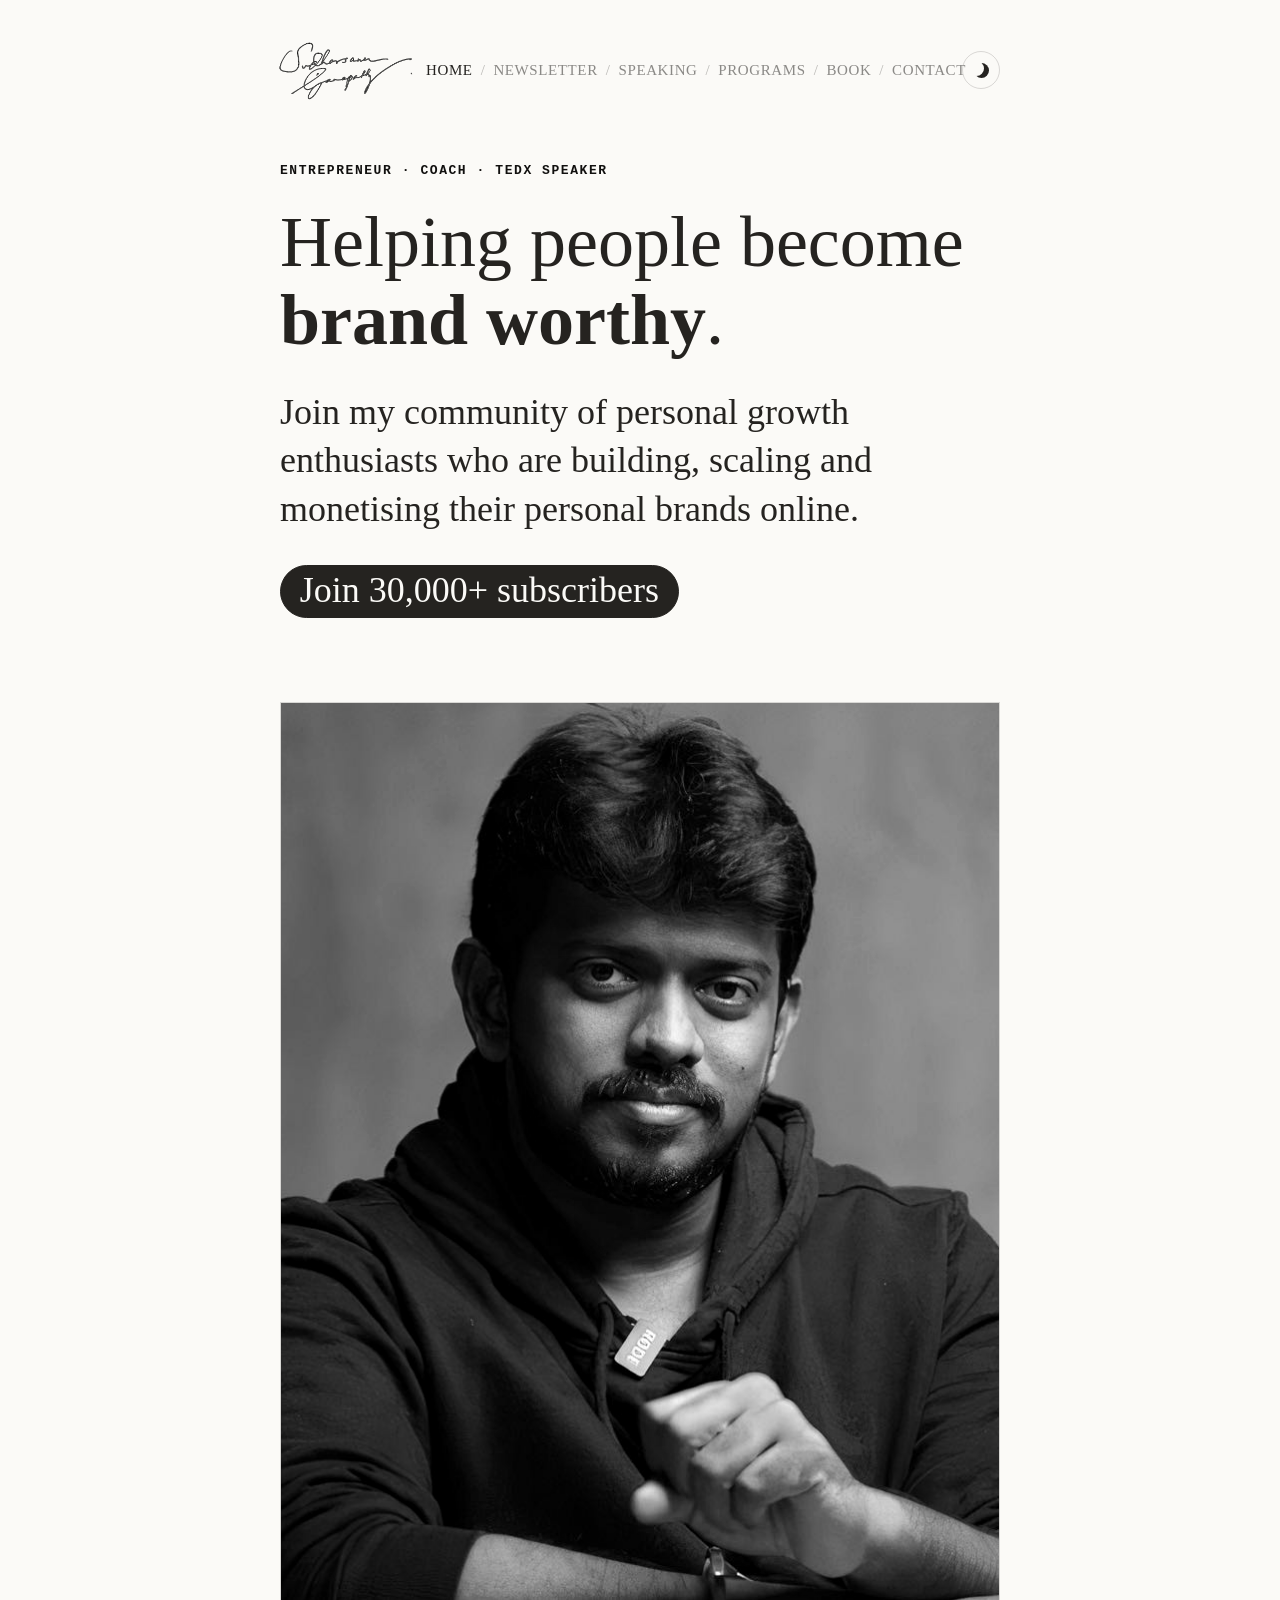
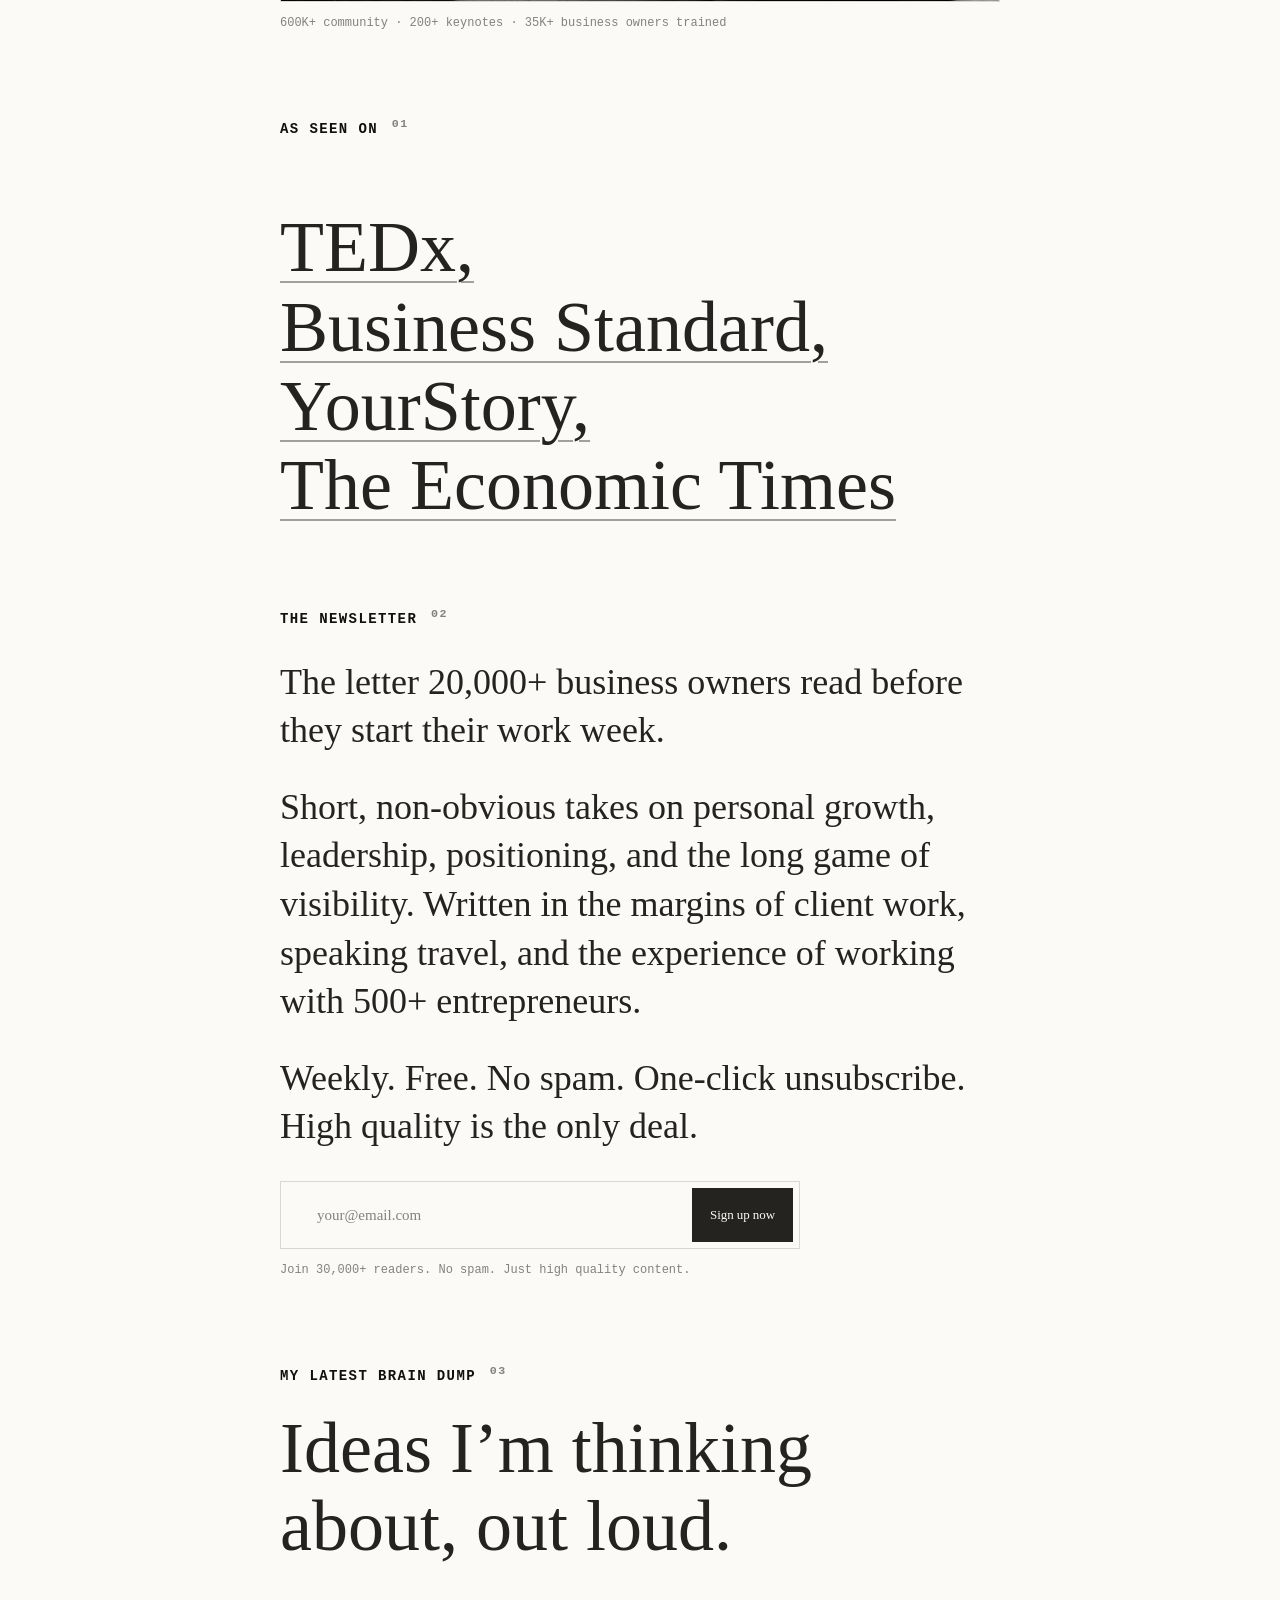
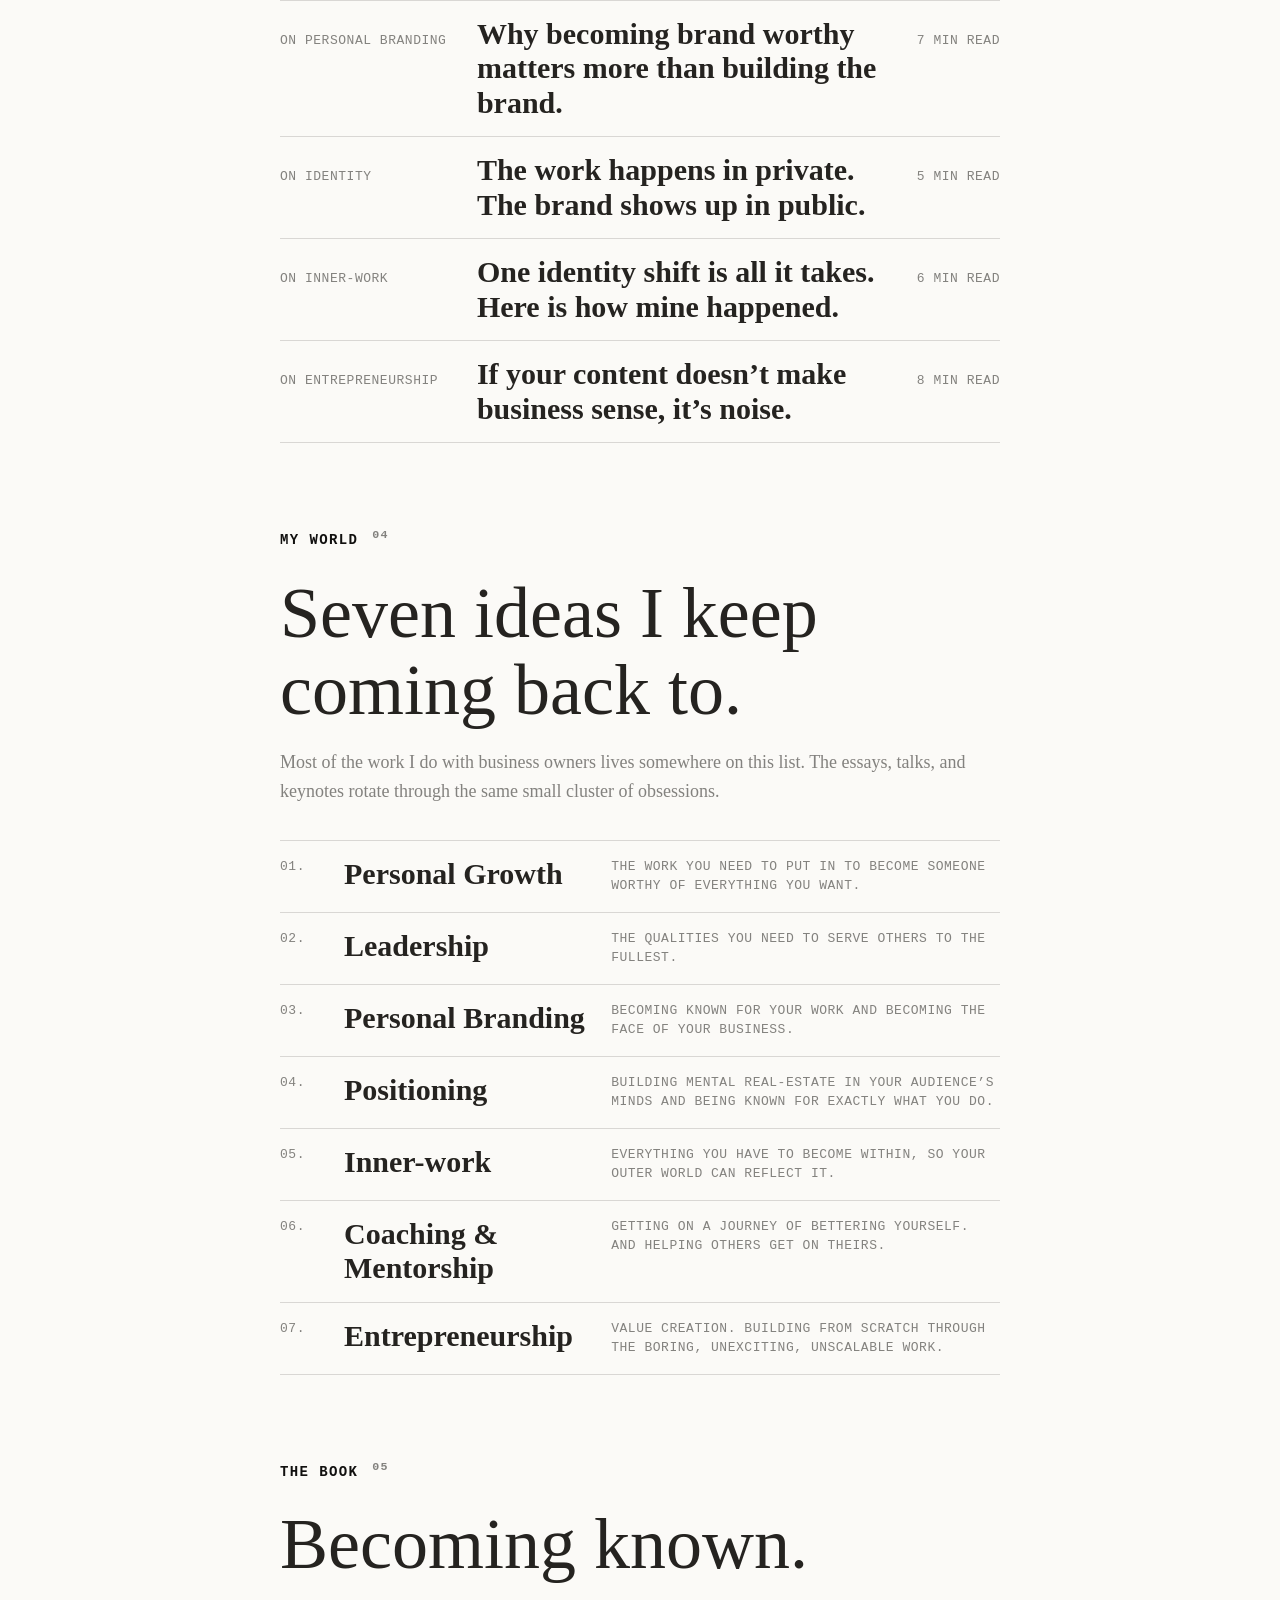
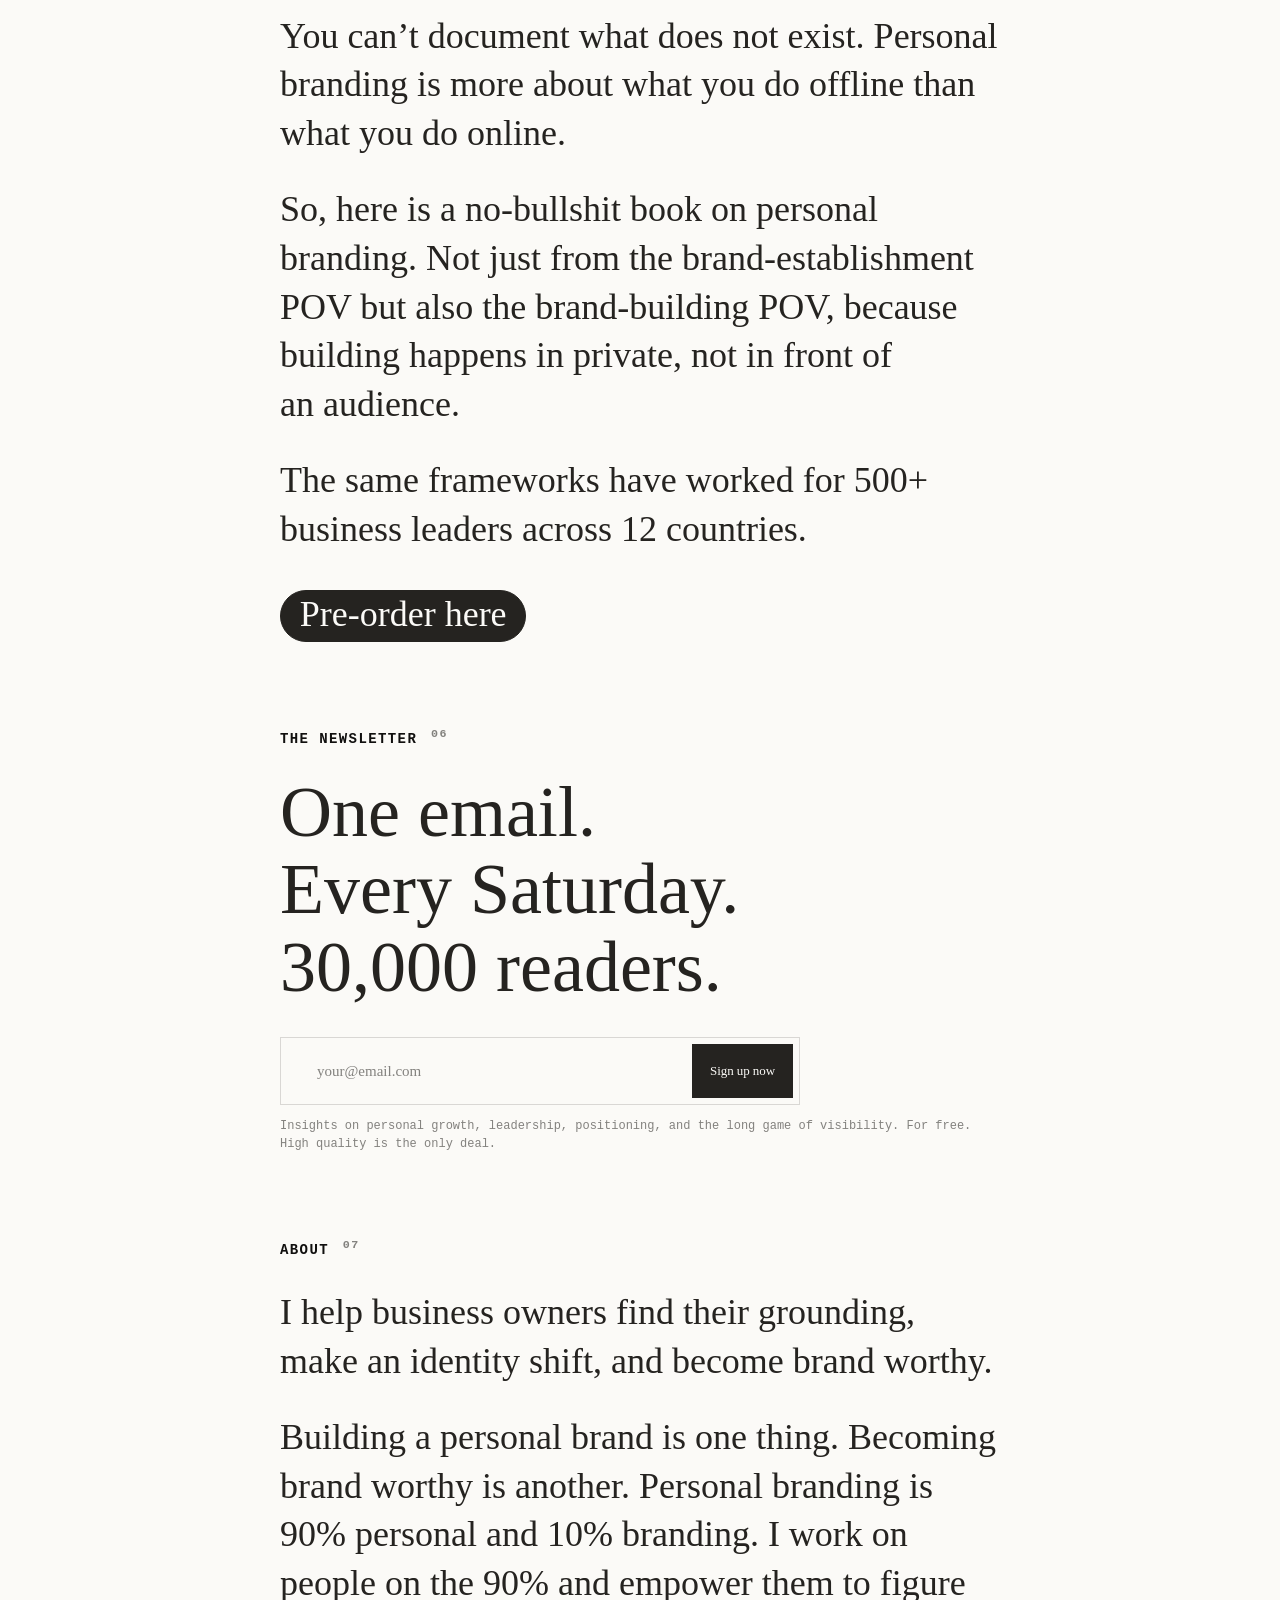
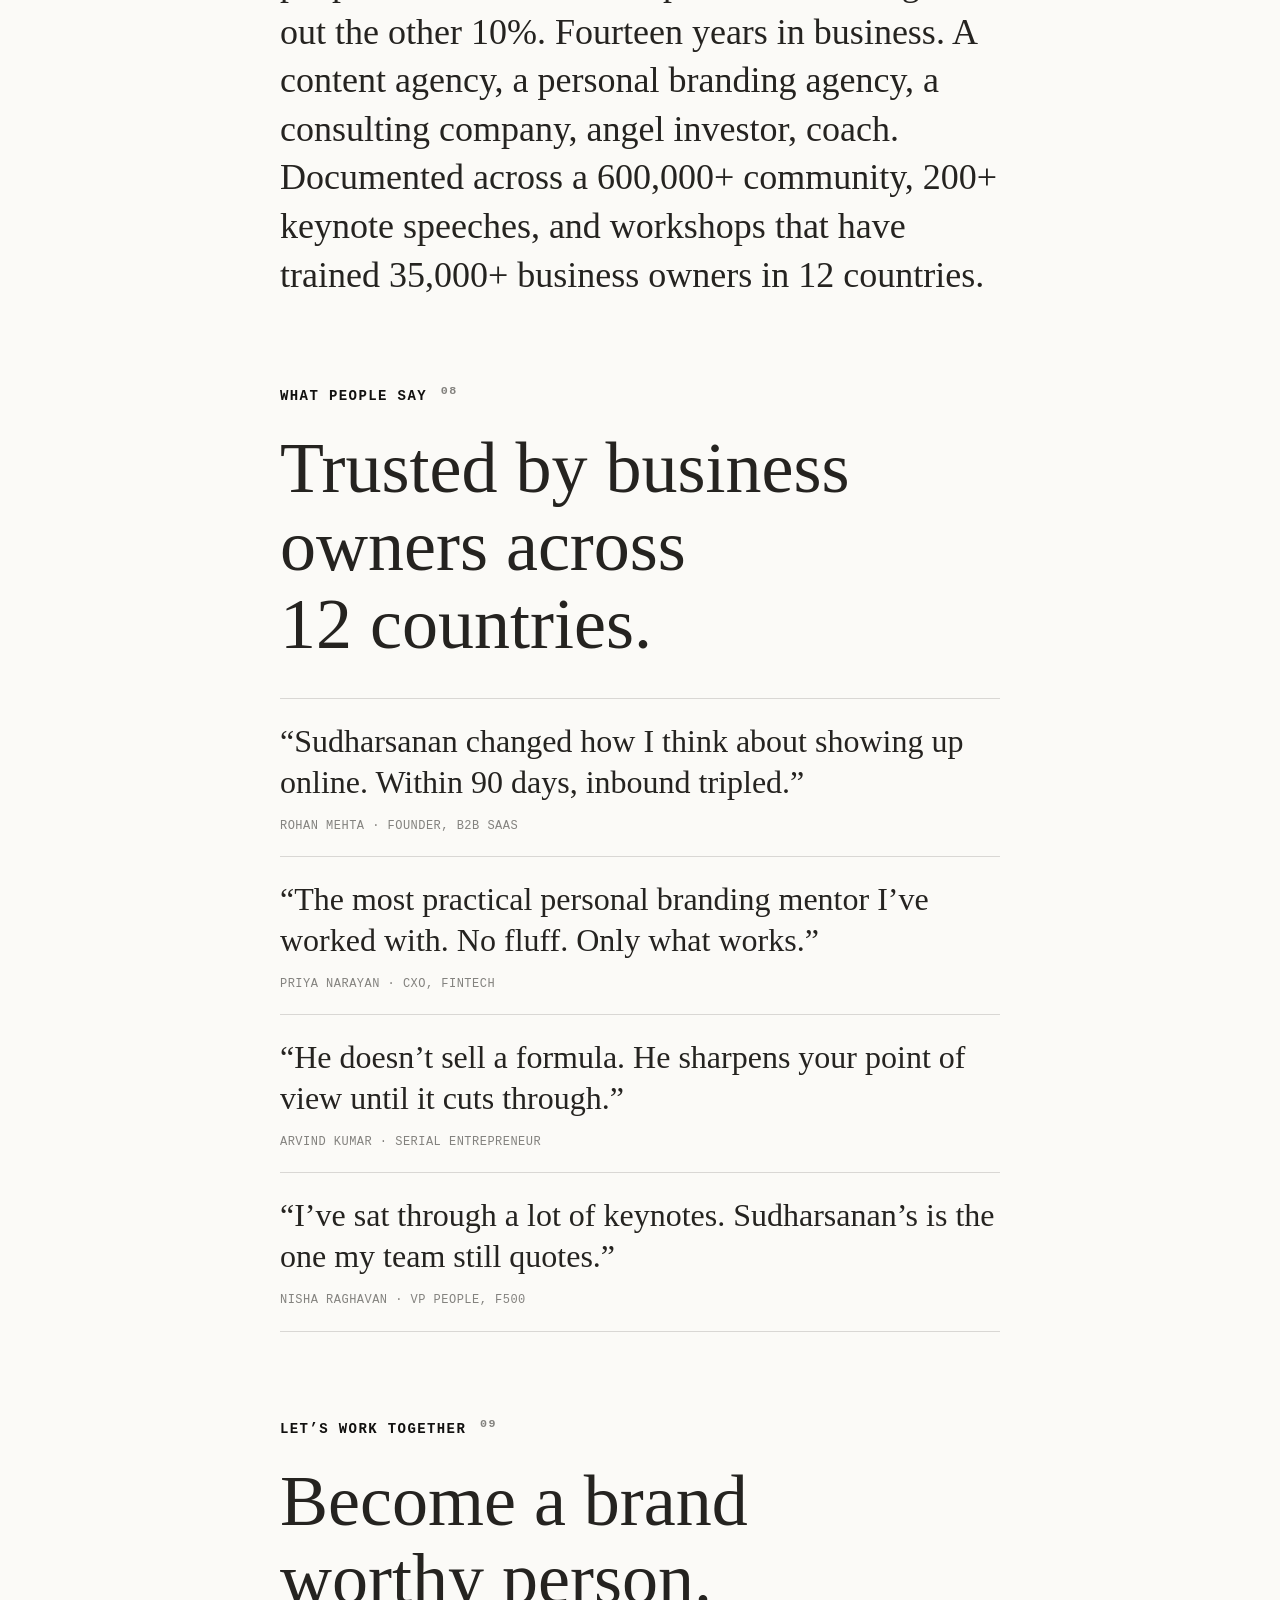
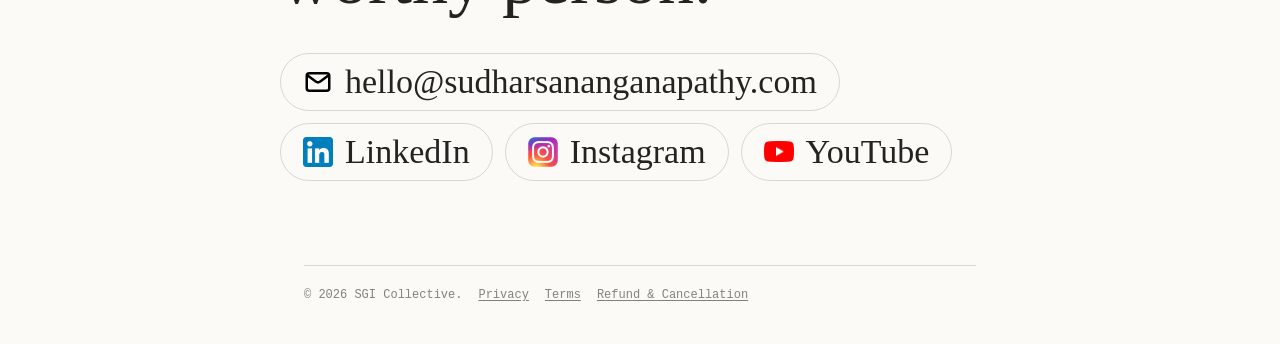
<file: index.html>
<!doctype html>
<html lang="en">
  <head>
    <meta charset="utf-8" />
    <meta name="viewport" content="width=device-width, initial-scale=1" />
    <title>Sudharsanan Ganapathy | Helping people become brand worthy</title>
    <meta
      name="description"
      content="Entrepreneur, coach, and TEDx speaker. Join 30,000+ subscribers and a 600,000+ community building, scaling and monetising their personal brands online."
    />
    <link rel="preconnect" href="https://fonts.googleapis.com" />
    <link rel="preconnect" href="https://fonts.gstatic.com" crossorigin />
    <link rel="preconnect" href="https://mattrothenberg.com" />
    <link
      href="https://fonts.googleapis.com/css2?family=Reddit+Mono:wght@400;500&family=Reddit+Sans:wght@300;400;500;600;700;800&display=swap"
      rel="stylesheet"
    />
    <link rel="stylesheet" href="styles.css" />
  </head>
  <body class="home-editorial" data-theme="light">
    <header class="ed-nav" aria-label="Primary navigation">
      <a href="index.html" class="ed-logo">
        <span class="logo__text">
          <span class="logo__dot" aria-hidden="true"></span>
          <span>Hi! I&rsquo;m SG <span class="logo__wave" aria-hidden="true">👋🏽</span></span>
        </span>
        <img src="images/signature-white.png" class="ed-logo__sig ed-logo__sig--dark" alt="Sudharsanan Ganapathy" />
        <img src="images/signature-black.png" class="ed-logo__sig ed-logo__sig--light" alt="" aria-hidden="true" />
      </a>

      <nav class="ed-links" id="ed-site-menu" aria-label="Site">
        <a href="index.html" aria-current="page">Home</a>
        <span>/</span>
        <a href="newsletter.html">Newsletter</a>
        <span>/</span>
        <a href="speaking.html">Speaking</a>
        <span>/</span>
        <a href="programs.html">Programs</a>
        <span>/</span>
        <a href="book.html">Book</a>
        <span>/</span>
        <a href="contact.html">Contact</a>
      </nav>

      <button class="theme-toggle" type="button" aria-label="Switch to dark mode" aria-pressed="true">
        <span class="theme-toggle__sun" aria-hidden="true"></span>
        <span class="theme-toggle__moon" aria-hidden="true"></span>
      </button>

      <button class="ed-menu-toggle" type="button" aria-label="Open menu" aria-controls="ed-site-menu" aria-expanded="false">
        <span aria-hidden="true"></span>
        <span aria-hidden="true"></span>
      </button>
    </header>

    <main class="ed-page">
      <section class="ed-hero" aria-labelledby="hero-title">
        <p class="ed-kicker">Entrepreneur · Coach · TEDx speaker</p>
        <h1 id="hero-title">
          Helping people become <strong>brand worthy</strong>.
        </h1>
        <p>
          Join my community of personal growth enthusiasts who are building,
          scaling and monetising their personal brands online.
        </p>
        <div class="ed-actions">
          <a href="programs.html" class="ed-pill">Join 30,000+ subscribers</a>
        </div>
      </section>

      <section class="ed-photo-block" aria-label="Portrait">
        <figure class="ed-photo">
          <img
            src="images/portrait-studio.jpg"
            alt="Sudharsanan Ganapathy"
            loading="eager"
          />
          <figcaption>600K+ community · 200+ keynotes · 35K+ business owners trained</figcaption>
        </figure>
      </section>

      <section class="ed-section" aria-labelledby="press-title">
        <h2 id="press-title" class="ed-section-title">As seen on <sup>01</sup></h2>
        <p class="ed-large-line">
          <span>TEDx,</span>
          <span>Business Standard,</span>
          <span>YourStory,</span>
          <span>The Economic Times</span>
        </p>
      </section>

      <section class="ed-section" aria-labelledby="newsletter-title">
        <h2 id="newsletter-title" class="ed-section-title">The newsletter <sup>02</sup></h2>
        <div class="ed-copy-stack">
          <p>
            The letter 20,000+ business owners read before they start their
            work week.
          </p>
          <p>
            Short, non-obvious takes on personal growth, leadership,
            positioning, and the long game of visibility. Written in the
            margins of client work, speaking travel, and the experience of
            working with 500+ entrepreneurs.
          </p>
          <p>
            Weekly. Free. No spam. One-click unsubscribe. High quality is the
            only deal.
          </p>
        </div>
        <form class="ed-form nl-form">
          <input type="email" placeholder="your@email.com" aria-label="Email" required />
          <button type="submit">Sign up now</button>
        </form>
        <p class="ed-small">Join 30,000+ readers. No spam. Just high quality content.</p>
      </section>

      <section class="ed-section" aria-labelledby="brain-title">
        <h2 id="brain-title" class="ed-section-title">My latest brain dump <sup>03</sup></h2>
        <p class="ed-section-lede">Ideas I&rsquo;m thinking about, out loud.</p>
        <div class="ed-index-list">
          <a href="newsletter.html" class="ed-index-row">
            <span>On Personal Branding</span>
            <strong>Why becoming brand worthy matters more than building the brand.</strong>
            <em>7 min read</em>
          </a>
          <a href="newsletter.html" class="ed-index-row">
            <span>On Identity</span>
            <strong>The work happens in private. The brand shows up in public.</strong>
            <em>5 min read</em>
          </a>
          <a href="newsletter.html" class="ed-index-row">
            <span>On Inner-work</span>
            <strong>One identity shift is all it takes. Here is how mine happened.</strong>
            <em>6 min read</em>
          </a>
          <a href="newsletter.html" class="ed-index-row">
            <span>On Entrepreneurship</span>
            <strong>If your content doesn&rsquo;t make business sense, it&rsquo;s noise.</strong>
            <em>8 min read</em>
          </a>
        </div>
      </section>

      <section class="ed-section" aria-labelledby="world-title">
        <h2 id="world-title" class="ed-section-title">My world <sup>04</sup></h2>
        <p class="ed-section-lede">Seven ideas I keep coming back to.</p>
        <p class="ed-muted-copy">
          Most of the work I do with business owners lives somewhere on this
          list. The essays, talks, and keynotes rotate through the same small
          cluster of obsessions.
        </p>
        <div class="ed-topic-list">
          <a href="newsletter.html"><span>01.</span><strong>Personal Growth</strong><em>The work you need to put in to become someone worthy of everything you want.</em></a>
          <a href="newsletter.html"><span>02.</span><strong>Leadership</strong><em>The qualities you need to serve others to the fullest.</em></a>
          <a href="newsletter.html"><span>03.</span><strong>Personal Branding</strong><em>Becoming known for your work and becoming the face of your business.</em></a>
          <a href="newsletter.html"><span>04.</span><strong>Positioning</strong><em>Building mental real-estate in your audience&rsquo;s minds and being known for exactly what you do.</em></a>
          <a href="newsletter.html"><span>05.</span><strong>Inner-work</strong><em>Everything you have to become within, so your outer world can reflect it.</em></a>
          <a href="newsletter.html"><span>06.</span><strong>Coaching &amp; Mentorship</strong><em>Getting on a journey of bettering yourself. And helping others get on theirs.</em></a>
          <a href="newsletter.html"><span>07.</span><strong>Entrepreneurship</strong><em>Value creation. Building from scratch through the boring, unexciting, unscalable work.</em></a>
        </div>
      </section>

      <section class="ed-section" aria-labelledby="book-title">
        <h2 id="book-title" class="ed-section-title">The book <sup>05</sup></h2>
        <p class="ed-section-lede">Becoming known.</p>
        <div class="ed-copy-stack">
          <p>
            You can&rsquo;t document what does not exist. Personal branding
            is more about what you do offline than what you do online.
          </p>
          <p>
            So, here is a no-bullshit book on personal branding. Not
            just from the brand-establishment POV but also the brand-building
            POV, because building happens in private, not in front of an
            audience.
          </p>
          <p>
            The same frameworks have worked for 500+ business leaders across
            12 countries.
          </p>
        </div>
        <a href="newsletter.html" class="ed-pill">Pre-order here</a>
      </section>

      <section class="ed-section" aria-labelledby="saturday-title">
        <h2 id="saturday-title" class="ed-section-title">The newsletter <sup>06</sup></h2>
        <p class="ed-section-lede">One email. Every Saturday. 30,000 readers.</p>
        <form class="ed-form nl-form">
          <input type="email" placeholder="your@email.com" aria-label="Email" required />
          <button type="submit">Sign up now</button>
        </form>
        <p class="ed-small">
          Insights on personal growth, leadership, positioning, and the
          long game of visibility. For free. High quality is the only deal.
        </p>
      </section>

      <section class="ed-section" aria-labelledby="about-title">
        <h2 id="about-title" class="ed-section-title">About <sup>07</sup></h2>
        <div class="ed-copy-stack">
          <p>
            I help business owners find their grounding, make an identity
            shift, and become brand worthy.
          </p>
          <p>
            Building a personal brand is one thing. Becoming brand worthy is
            another. Personal branding is 90% personal and 10% branding. I work
            on people on the 90% and empower them to figure out the other 10%.
            Fourteen years in business. A content agency, a personal branding agency, a consulting company, angel investor, coach. Documented across a 600,000+ community, 200+ keynote speeches, and workshops that have trained 35,000+ business owners in 12 countries.
          </p>
        </div>
      </section>

      <section class="ed-section" aria-labelledby="say-title">
        <h2 id="say-title" class="ed-section-title">What people say <sup>08</sup></h2>
        <p class="ed-section-lede">Trusted by business owners across 12 countries.</p>
        <div class="ed-quote-list">
          <blockquote>
            &ldquo;Sudharsanan changed how I think about showing up online. Within 90 days, inbound tripled.&rdquo;
            <cite>Rohan Mehta · Founder, B2B SaaS</cite>
          </blockquote>
          <blockquote>
            &ldquo;The most practical personal branding mentor I&rsquo;ve worked with. No fluff. Only what works.&rdquo;
            <cite>Priya Narayan · CXO, Fintech</cite>
          </blockquote>
          <blockquote>
            &ldquo;He doesn&rsquo;t sell a formula. He sharpens your point of view until it cuts through.&rdquo;
            <cite>Arvind Kumar · Serial Entrepreneur</cite>
          </blockquote>
          <blockquote>
            &ldquo;I&rsquo;ve sat through a lot of keynotes. Sudharsanan&rsquo;s is the one my team still quotes.&rdquo;
            <cite>Nisha Raghavan · VP People, F500</cite>
          </blockquote>
        </div>
      </section>

      <section class="ed-section" aria-labelledby="work-title">
        <h2 id="work-title" class="ed-section-title">Let&rsquo;s work together <sup>09</sup></h2>
        <p class="ed-section-lede">Become a brand worthy person.</p>
        <div class="ed-socials">
          <a class="ed-social-pill" href="mailto:hello@sudharsananganapathy.com">
            <img class="ed-social-pill__icon ed-social-pill__icon--mono" src="images/social/email.svg" alt="" aria-hidden="true" />
            <span>hello@sudharsananganapathy.com</span>
          </a>
          <a class="ed-social-pill" href="https://www.linkedin.com/in/sudharsananganapathy/" target="_blank" rel="noreferrer">
            <img class="ed-social-pill__icon" src="images/social/linkedin.png" alt="" aria-hidden="true" />
            <span>LinkedIn</span>
          </a>
          <a class="ed-social-pill" href="https://www.instagram.com/sudharsananganapathy/" target="_blank" rel="noreferrer">
            <img class="ed-social-pill__icon" src="images/social/instagram.png" alt="" aria-hidden="true" />
            <span>Instagram</span>
          </a>
          <a class="ed-social-pill" href="https://www.youtube.com/@sudharsananganapathy" target="_blank" rel="noreferrer">
            <img class="ed-social-pill__icon" src="images/social/youtube.png" alt="" aria-hidden="true" />
            <span>YouTube</span>
          </a>
        </div>
      </section>

      <footer class="ed-footer">
        <div class="ed-legal">
          <span>&copy; <span id="y"></span> SGI Collective.</span>
          <a href="privacy.html">Privacy</a>
          <a href="terms.html">Terms</a>
          <a href="refund.html">Refund &amp; Cancellation</a>
        </div>
      </footer>
    </main>

    <script>
      document.getElementById("y").textContent = new Date().getFullYear();
    </script>
    <script src="script.js"></script>
  </body>
</html>
</file>
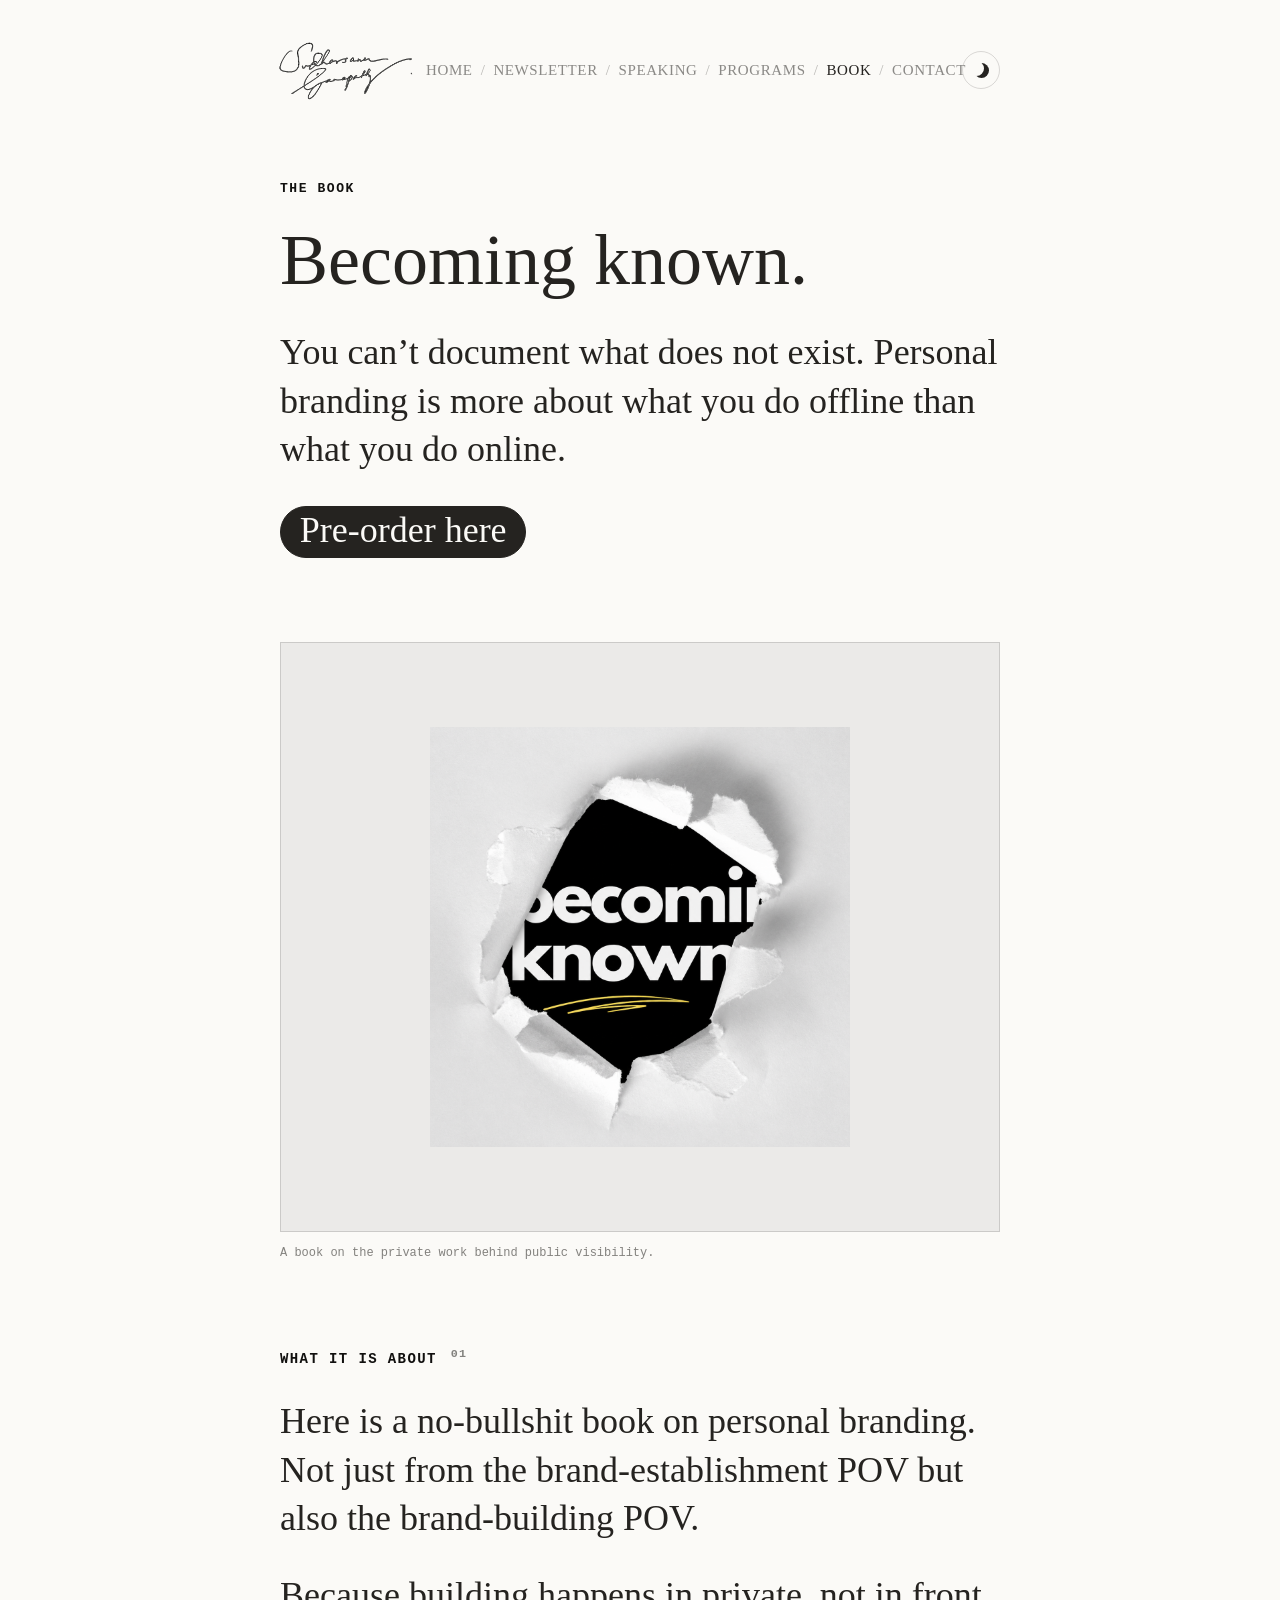
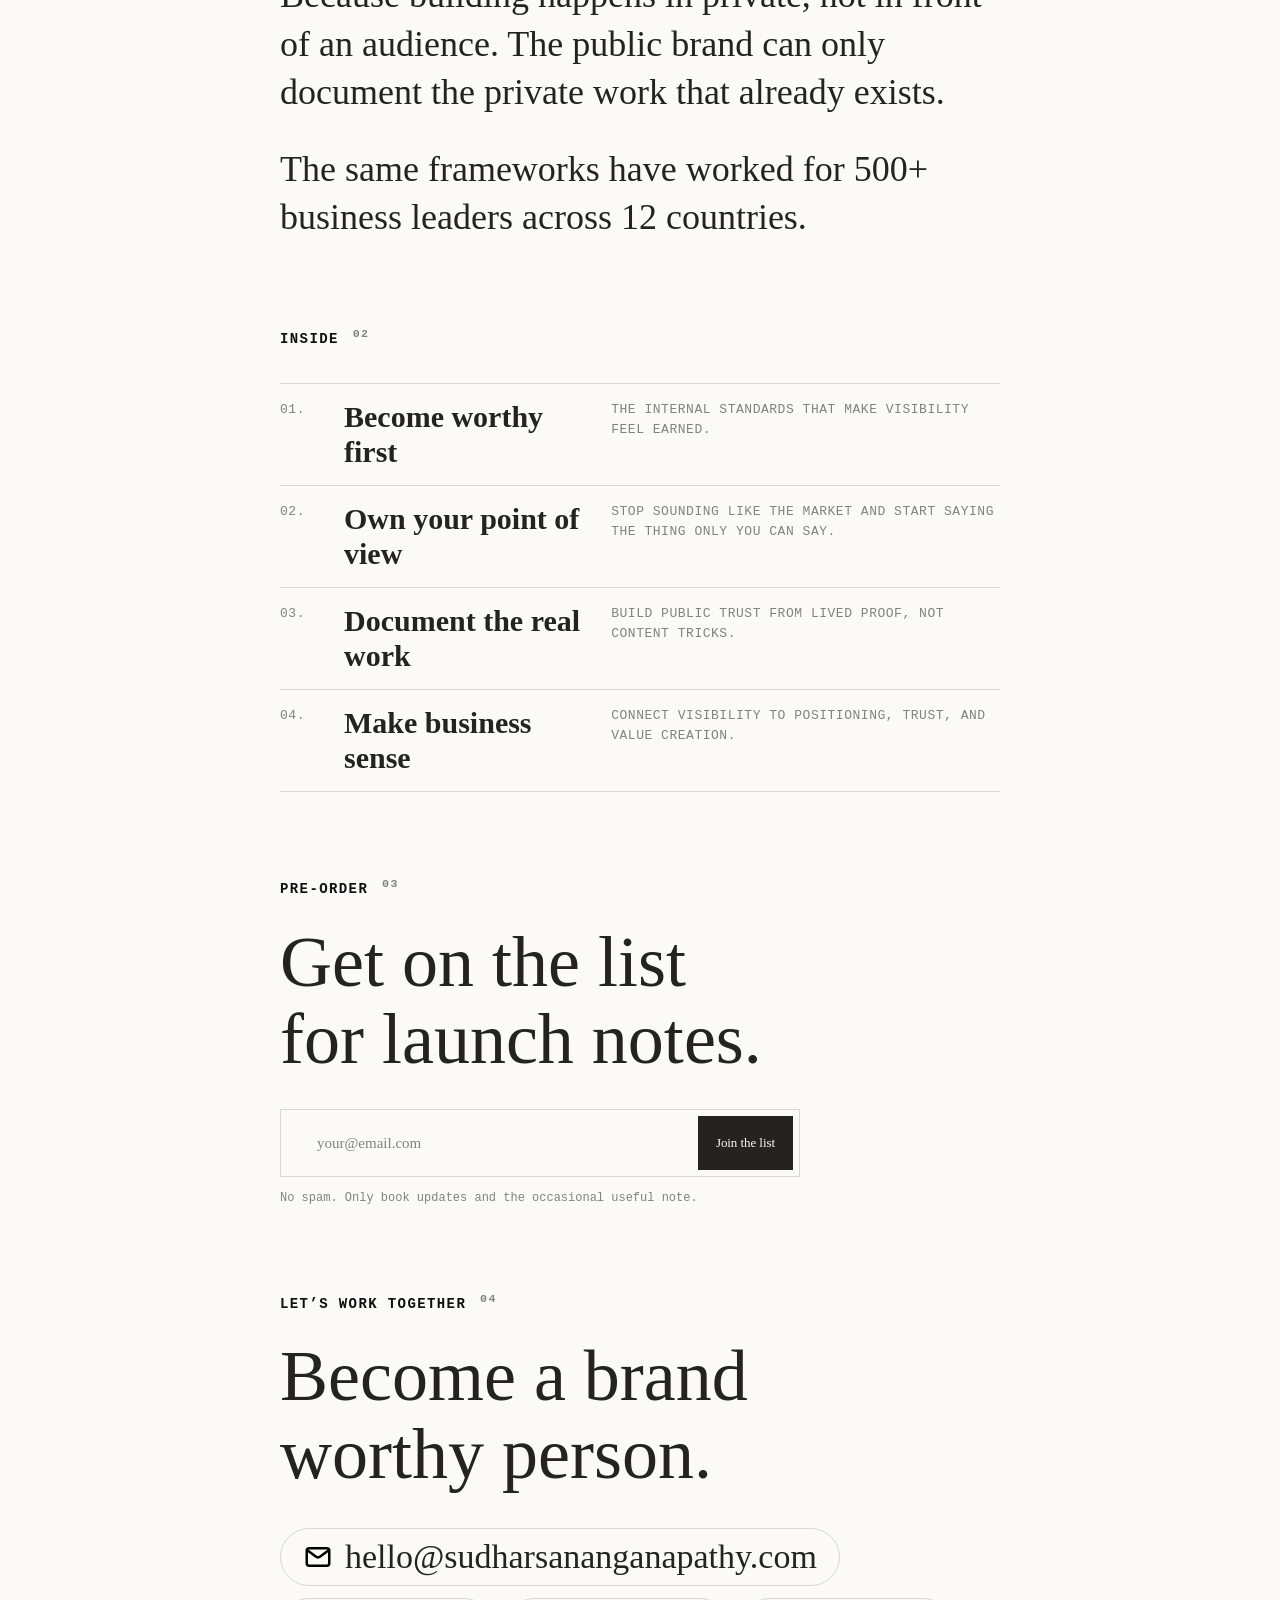
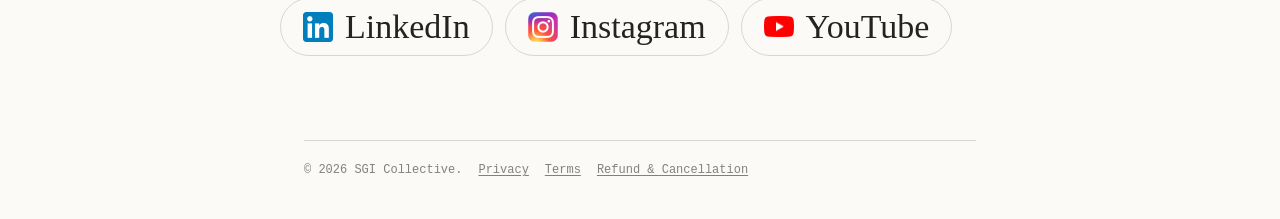
<file: book.html>
<!doctype html>
<html lang="en">
  <head>
    <meta charset="utf-8" />
    <meta name="viewport" content="width=device-width, initial-scale=1" />
    <title>The Book | Sudharsanan Ganapathy</title>
    <meta name="description" content="Becoming Known, a no-bullshit book on personal branding by Sudharsanan Ganapathy." />
    <link rel="preconnect" href="https://fonts.googleapis.com" />
    <link rel="preconnect" href="https://fonts.gstatic.com" crossorigin />
    <link rel="preconnect" href="https://mattrothenberg.com" />
    <link href="https://fonts.googleapis.com/css2?family=Reddit+Mono:wght@400;500&family=Reddit+Sans:wght@300;400;500;600;700;800&display=swap" rel="stylesheet" />
    <link rel="stylesheet" href="styles.css" />
  </head>
  <body class="home-editorial" data-theme="light">
    <header class="ed-nav" aria-label="Primary navigation">
      <a href="index.html" class="ed-logo">
        <span class="logo__text">
          <span class="logo__dot" aria-hidden="true"></span>
          <span>Hi! I&rsquo;m SG <span class="logo__wave" aria-hidden="true">👋🏽</span></span>
        </span>
        <img src="images/signature-white.png" class="ed-logo__sig ed-logo__sig--dark" alt="Sudharsanan Ganapathy" />
        <img src="images/signature-black.png" class="ed-logo__sig ed-logo__sig--light" alt="" aria-hidden="true" />
      </a>

      <nav class="ed-links" id="ed-site-menu" aria-label="Site">
        <a href="index.html">Home</a>
        <span>/</span>
        <a href="newsletter.html">Newsletter</a>
        <span>/</span>
        <a href="speaking.html">Speaking</a>
        <span>/</span>
        <a href="programs.html">Programs</a>
        <span>/</span>
        <a href="book.html" aria-current="page">Book</a>
        <span>/</span>
        <a href="contact.html">Contact</a>
      </nav>

      <button class="theme-toggle" type="button" aria-label="Switch to dark mode" aria-pressed="true">
        <span class="theme-toggle__sun" aria-hidden="true"></span>
        <span class="theme-toggle__moon" aria-hidden="true"></span>
      </button>

      <button class="ed-menu-toggle" type="button" aria-label="Open menu" aria-controls="ed-site-menu" aria-expanded="false">
        <span aria-hidden="true"></span>
        <span aria-hidden="true"></span>
      </button>
    </header>

    <main class="ed-page">
      <section class="ed-hero ed-hero--page" aria-labelledby="page-title">
        <p class="ed-kicker">The book</p>
        <h1 id="page-title">Becoming known.</h1>
        <p>You can&rsquo;t document what does not exist. Personal branding is more about what you do offline than what you do online.</p>
        <div class="ed-actions"><a href="#preorder" class="ed-pill">Pre-order here</a></div>
      </section>

      <section class="ed-photo-block" aria-label="Book cover">
        <figure class="ed-photo ed-photo--book">
          <div class="ed-photo__box">
            <img src="images/book-cover.png" alt="Becoming Known book cover by Sudharsanan Ganapathy" loading="eager" />
          </div>
          <figcaption>A book on the private work behind public visibility.</figcaption>
        </figure>
      </section>

      <section class="ed-section" aria-labelledby="about-book-title">
        <h2 id="about-book-title" class="ed-section-title">What it is about <sup>01</sup></h2>
        <div class="ed-copy-stack">
          <p>Here is a no-bullshit book on personal branding. Not just from the brand-establishment POV but also the brand-building POV.</p>
          <p>Because building happens in private, not in front of an audience. The public brand can only document the private work that already exists.</p>
          <p>The same frameworks have worked for 500+ business leaders across 12 countries.</p>
        </div>
      </section>

      <section class="ed-section" aria-labelledby="chapters-title">
        <h2 id="chapters-title" class="ed-section-title">Inside <sup>02</sup></h2>
        <div class="ed-topic-list">
          <a href="#preorder"><span>01.</span><strong>Become worthy first</strong><em>The internal standards that make visibility feel earned.</em></a>
          <a href="#preorder"><span>02.</span><strong>Own your point of view</strong><em>Stop sounding like the market and start saying the thing only you can say.</em></a>
          <a href="#preorder"><span>03.</span><strong>Document the real work</strong><em>Build public trust from lived proof, not content tricks.</em></a>
          <a href="#preorder"><span>04.</span><strong>Make business sense</strong><em>Connect visibility to positioning, trust, and value creation.</em></a>
        </div>
      </section>

      <section class="ed-section" id="preorder" aria-labelledby="preorder-title">
        <h2 id="preorder-title" class="ed-section-title">Pre-order <sup>03</sup></h2>
        <p class="ed-section-lede">Get on the list for launch notes.</p>
        <form class="ed-form nl-form">
          <input type="email" placeholder="your@email.com" aria-label="Email" required />
          <button type="submit">Join the list</button>
        </form>
        <p class="ed-small">No spam. Only book updates and the occasional useful note.</p>
      </section>

      <section class="ed-section" aria-labelledby="work-title">
        <h2 id="work-title" class="ed-section-title">Let&rsquo;s work together <sup>04</sup></h2>
        <p class="ed-section-lede">Become a brand worthy person.</p>
        <div class="ed-socials">
          <a class="ed-social-pill" href="mailto:hello@sudharsananganapathy.com">
            <img class="ed-social-pill__icon ed-social-pill__icon--mono" src="images/social/email.svg" alt="" aria-hidden="true" />
            <span>hello@sudharsananganapathy.com</span>
          </a>
          <a class="ed-social-pill" href="https://www.linkedin.com/in/sudharsananganapathy/" target="_blank" rel="noreferrer">
            <img class="ed-social-pill__icon" src="images/social/linkedin.png" alt="" aria-hidden="true" />
            <span>LinkedIn</span>
          </a>
          <a class="ed-social-pill" href="https://www.instagram.com/sudharsananganapathy/" target="_blank" rel="noreferrer">
            <img class="ed-social-pill__icon" src="images/social/instagram.png" alt="" aria-hidden="true" />
            <span>Instagram</span>
          </a>
          <a class="ed-social-pill" href="https://www.youtube.com/@sudharsananganapathy" target="_blank" rel="noreferrer">
            <img class="ed-social-pill__icon" src="images/social/youtube.png" alt="" aria-hidden="true" />
            <span>YouTube</span>
          </a>
        </div>
      </section>

      <footer class="ed-footer">
        <div class="ed-legal">
          <span>&copy; <span id="y"></span> SGI Collective.</span>
          <a href="privacy.html">Privacy</a>
          <a href="terms.html">Terms</a>
          <a href="refund.html">Refund &amp; Cancellation</a>
        </div>
      </footer>
    </main>

    <script>document.getElementById("y").textContent = new Date().getFullYear();</script>
    <script src="script.js"></script>
  </body>
</html>
</file>
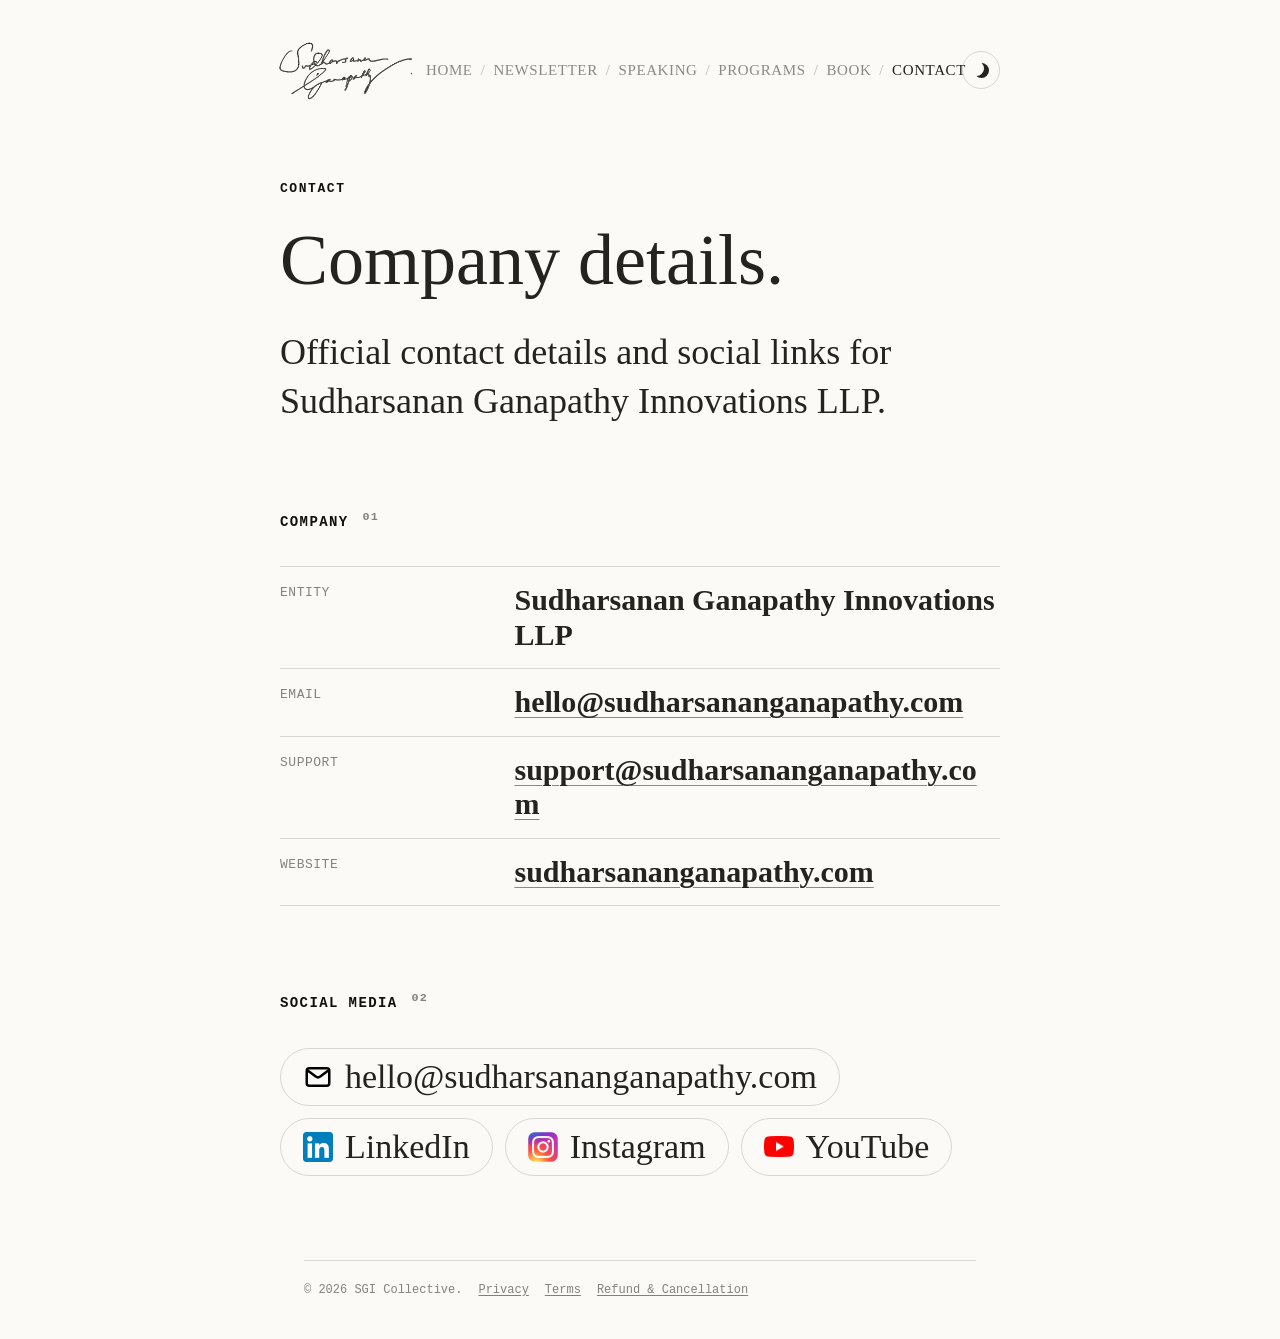
<file: contact.html>
<!doctype html>
<html lang="en">
  <head>
    <meta charset="utf-8" />
    <meta name="viewport" content="width=device-width, initial-scale=1" />
    <title>Contact | Sudharsanan Ganapathy</title>
    <meta name="description" content="Company contact details, email, and official social media links for Sudharsanan Ganapathy Innovations LLP." />
    <link rel="preconnect" href="https://fonts.googleapis.com" />
    <link rel="preconnect" href="https://fonts.gstatic.com" crossorigin />
    <link rel="preconnect" href="https://mattrothenberg.com" />
    <link href="https://fonts.googleapis.com/css2?family=Reddit+Mono:wght@400;500&family=Reddit+Sans:wght@300;400;500;600;700;800&display=swap" rel="stylesheet" />
    <link rel="stylesheet" href="styles.css" />
  </head>
  <body class="home-editorial" data-theme="light">
    <header class="ed-nav" aria-label="Primary navigation">
      <a href="index.html" class="ed-logo">
        <span class="logo__text">
          <span class="logo__dot" aria-hidden="true"></span>
          <span>Hi! I&rsquo;m SG <span class="logo__wave" aria-hidden="true">👋🏽</span></span>
        </span>
        <img src="images/signature-white.png" class="ed-logo__sig ed-logo__sig--dark" alt="Sudharsanan Ganapathy" />
        <img src="images/signature-black.png" class="ed-logo__sig ed-logo__sig--light" alt="" aria-hidden="true" />
      </a>

      <nav class="ed-links" id="ed-site-menu" aria-label="Site">
        <a href="index.html">Home</a>
        <span>/</span>
        <a href="newsletter.html">Newsletter</a>
        <span>/</span>
        <a href="speaking.html">Speaking</a>
        <span>/</span>
        <a href="programs.html">Programs</a>
        <span>/</span>
        <a href="book.html">Book</a>
        <span>/</span>
        <a href="contact.html" aria-current="page">Contact</a>
      </nav>

      <button class="theme-toggle" type="button" aria-label="Switch to dark mode" aria-pressed="true">
        <span class="theme-toggle__sun" aria-hidden="true"></span>
        <span class="theme-toggle__moon" aria-hidden="true"></span>
      </button>

      <button class="ed-menu-toggle" type="button" aria-label="Open menu" aria-controls="ed-site-menu" aria-expanded="false">
        <span aria-hidden="true"></span>
        <span aria-hidden="true"></span>
      </button>
    </header>

    <main class="ed-page">
      <section class="ed-hero ed-hero--page" aria-labelledby="page-title">
        <p class="ed-kicker">Contact</p>
        <h1 id="page-title">Company details.</h1>
        <p>Official contact details and social links for Sudharsanan Ganapathy Innovations LLP.</p>
      </section>

      <section class="ed-section" aria-labelledby="company-title">
        <h2 id="company-title" class="ed-section-title">Company <sup>01</sup></h2>
        <div class="ed-company-list">
          <p><span>Entity</span><strong>Sudharsanan Ganapathy Innovations LLP</strong></p>
          <p><span>Email</span><a href="mailto:hello@sudharsananganapathy.com">hello@sudharsananganapathy.com</a></p>
          <p><span>Support</span><a href="mailto:support@sudharsananganapathy.com">support@sudharsananganapathy.com</a></p>
          <p><span>Website</span><a href="https://sudharsananganapathy.com/">sudharsananganapathy.com</a></p>
        </div>
      </section>

      <section class="ed-section" aria-labelledby="social-title">
        <h2 id="social-title" class="ed-section-title">Social media <sup>02</sup></h2>
        <div class="ed-socials">
          <a class="ed-social-pill" href="mailto:hello@sudharsananganapathy.com">
            <img class="ed-social-pill__icon ed-social-pill__icon--mono" src="images/social/email.svg" alt="" aria-hidden="true" />
            <span>hello@sudharsananganapathy.com</span>
          </a>
          <a class="ed-social-pill" href="https://www.linkedin.com/in/sudharsananganapathy/" target="_blank" rel="noreferrer">
            <img class="ed-social-pill__icon" src="images/social/linkedin.png" alt="" aria-hidden="true" />
            <span>LinkedIn</span>
          </a>
          <a class="ed-social-pill" href="https://www.instagram.com/sudharsananganapathy/" target="_blank" rel="noreferrer">
            <img class="ed-social-pill__icon" src="images/social/instagram.png" alt="" aria-hidden="true" />
            <span>Instagram</span>
          </a>
          <a class="ed-social-pill" href="https://www.youtube.com/@sudharsananganapathy" target="_blank" rel="noreferrer">
            <img class="ed-social-pill__icon" src="images/social/youtube.png" alt="" aria-hidden="true" />
            <span>YouTube</span>
          </a>
        </div>
      </section>

      <footer class="ed-footer">
        <div class="ed-legal">
          <span>&copy; <span id="y"></span> SGI Collective.</span>
          <a href="privacy.html">Privacy</a>
          <a href="terms.html">Terms</a>
          <a href="refund.html">Refund &amp; Cancellation</a>
        </div>
      </footer>
    </main>

    <script>document.getElementById("y").textContent = new Date().getFullYear();</script>
    <script src="script.js"></script>
  </body>
</html>
</file>
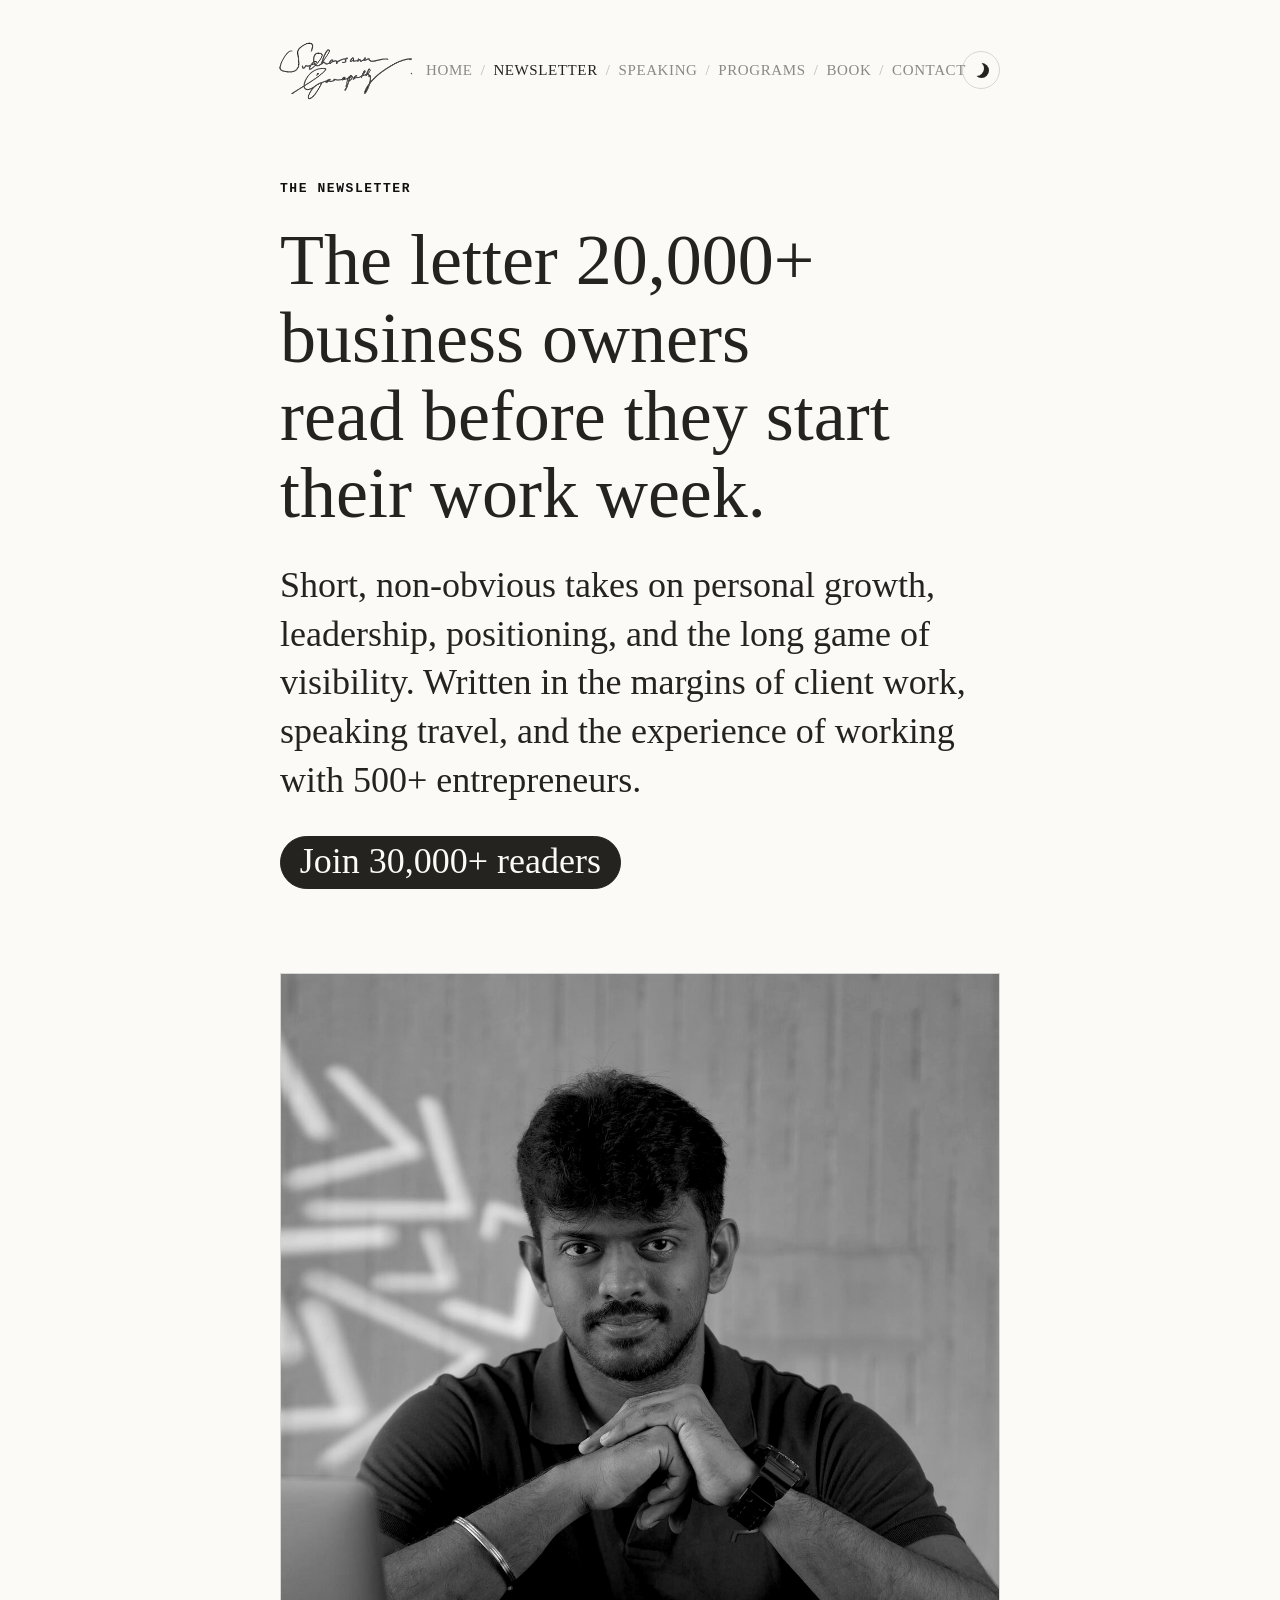
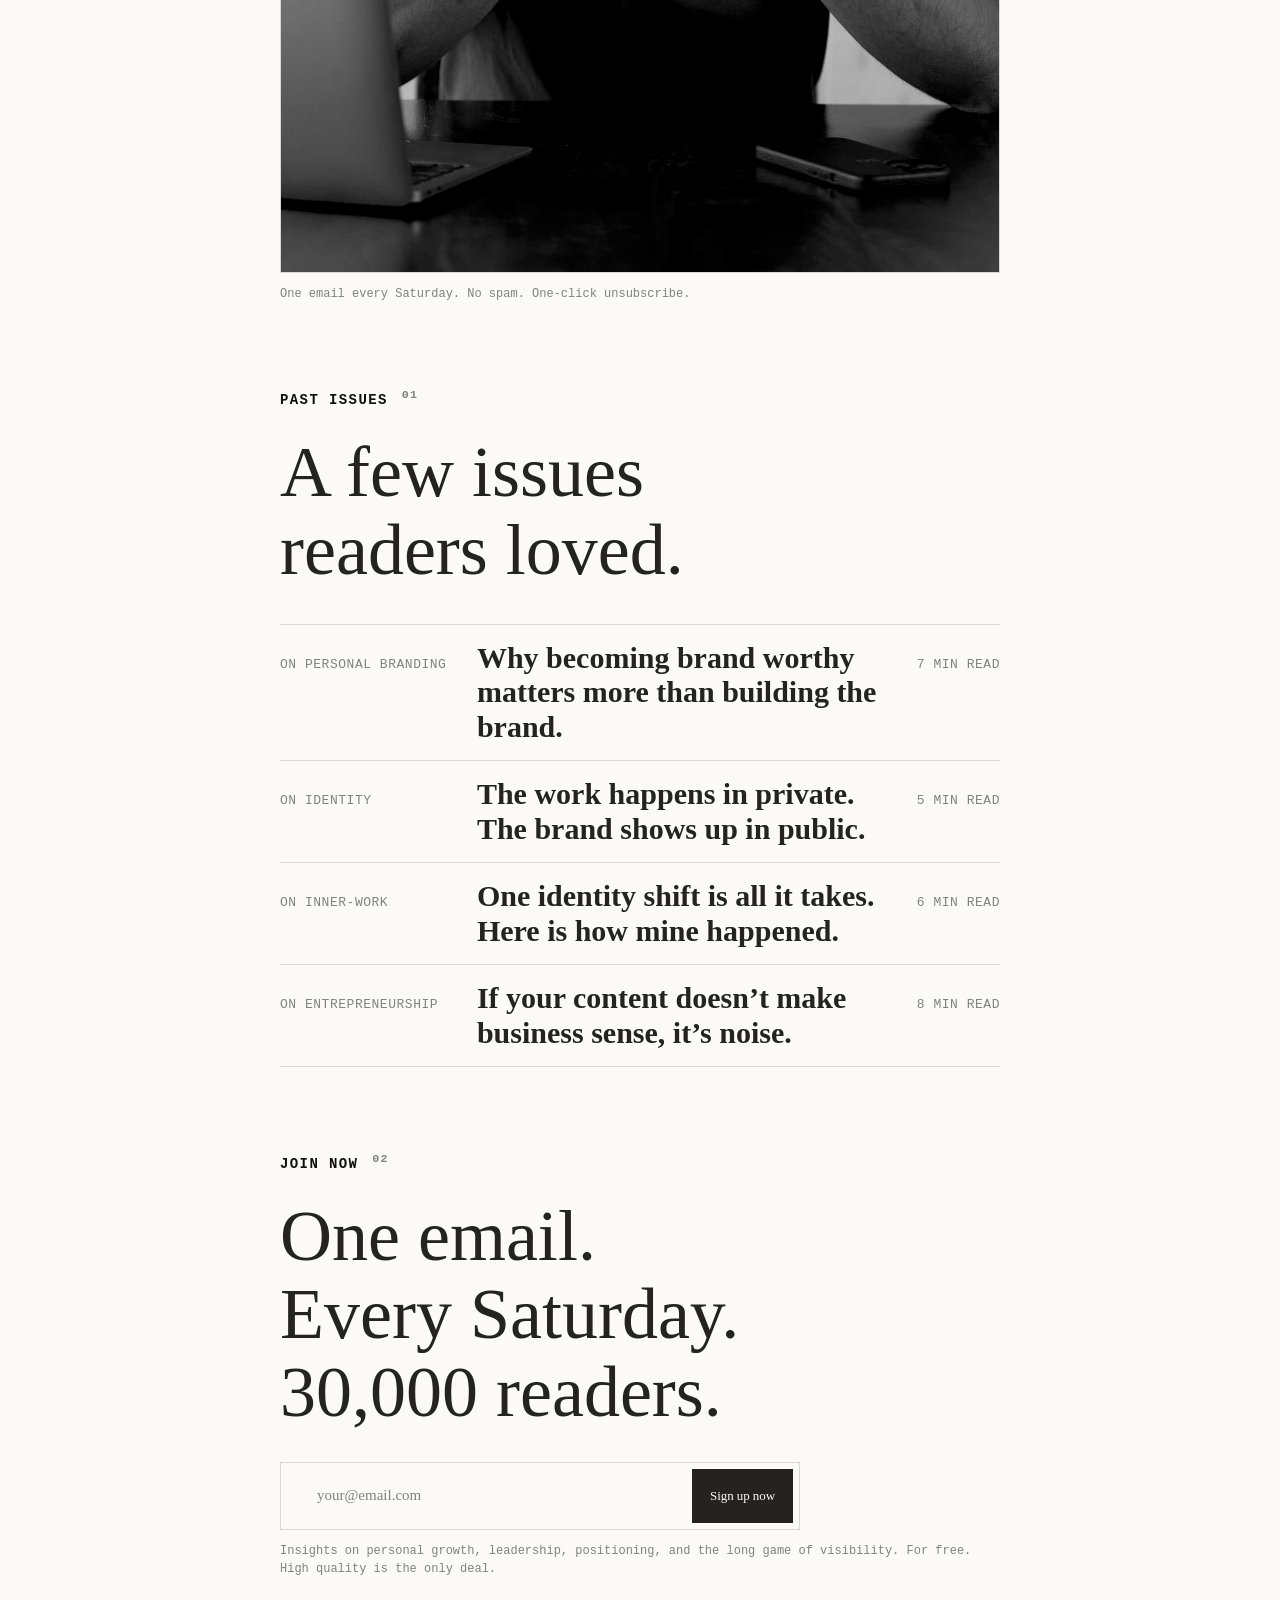
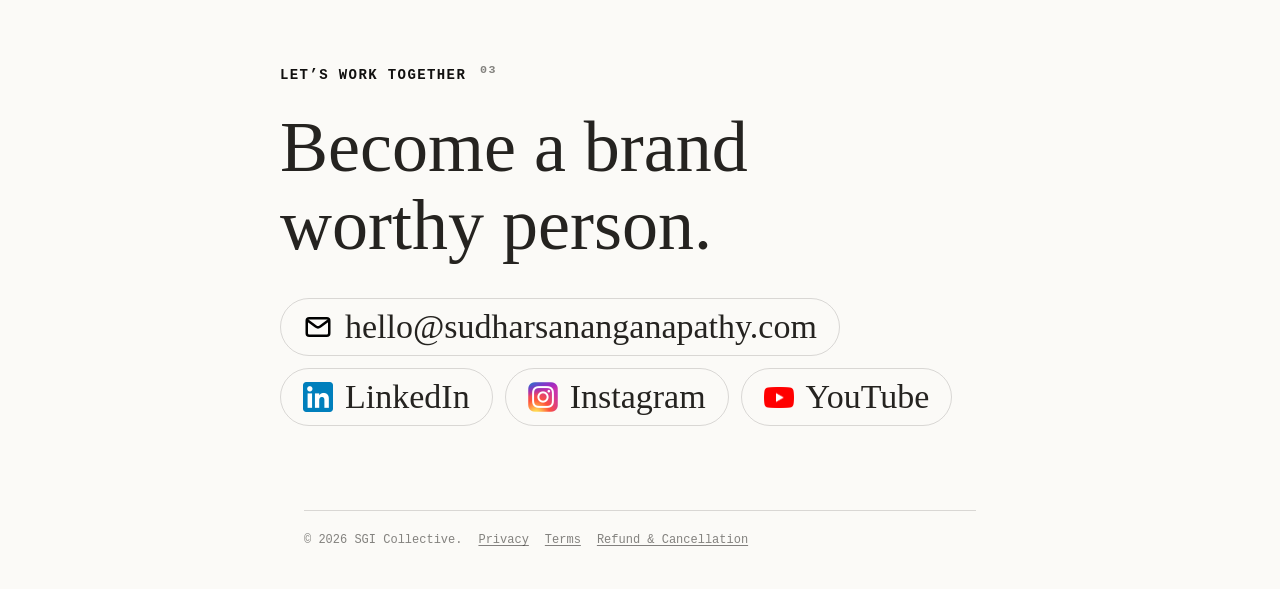
<file: newsletter.html>
<!doctype html>
<html lang="en">
  <head>
    <meta charset="utf-8" />
    <meta name="viewport" content="width=device-width, initial-scale=1" />
    <title>Newsletter | Sudharsanan Ganapathy</title>
    <meta name="description" content="The letter 20,000+ business owners read before they start their work week. One email. Every Saturday. 30,000 readers." />
    <link rel="preconnect" href="https://fonts.googleapis.com" />
    <link rel="preconnect" href="https://fonts.gstatic.com" crossorigin />
    <link rel="preconnect" href="https://mattrothenberg.com" />
    <link href="https://fonts.googleapis.com/css2?family=Reddit+Mono:wght@400;500&family=Reddit+Sans:wght@300;400;500;600;700;800&display=swap" rel="stylesheet" />
    <link rel="stylesheet" href="styles.css" />
  </head>
  <body class="home-editorial" data-theme="light">
    <header class="ed-nav" aria-label="Primary navigation">
      <a href="index.html" class="ed-logo">
        <span class="logo__text">
          <span class="logo__dot" aria-hidden="true"></span>
          <span>Hi! I&rsquo;m SG <span class="logo__wave" aria-hidden="true">👋🏽</span></span>
        </span>
        <img src="images/signature-white.png" class="ed-logo__sig ed-logo__sig--dark" alt="Sudharsanan Ganapathy" />
        <img src="images/signature-black.png" class="ed-logo__sig ed-logo__sig--light" alt="" aria-hidden="true" />
      </a>

      <nav class="ed-links" id="ed-site-menu" aria-label="Site">
        <a href="index.html">Home</a>
        <span>/</span>
        <a href="newsletter.html" aria-current="page">Newsletter</a>
        <span>/</span>
        <a href="speaking.html">Speaking</a>
        <span>/</span>
        <a href="programs.html">Programs</a>
        <span>/</span>
        <a href="book.html">Book</a>
        <span>/</span>
        <a href="contact.html">Contact</a>
      </nav>

      <button class="theme-toggle" type="button" aria-label="Switch to dark mode" aria-pressed="true">
        <span class="theme-toggle__sun" aria-hidden="true"></span>
        <span class="theme-toggle__moon" aria-hidden="true"></span>
      </button>

      <button class="ed-menu-toggle" type="button" aria-label="Open menu" aria-controls="ed-site-menu" aria-expanded="false">
        <span aria-hidden="true"></span>
        <span aria-hidden="true"></span>
      </button>
    </header>

    <main class="ed-page">
      <section class="ed-hero ed-hero--page" aria-labelledby="page-title">
        <p class="ed-kicker">The newsletter</p>
        <h1 id="page-title">The letter 20,000+ business owners read before they start their work&nbsp;week.</h1>
        <p>Short, non-obvious takes on personal growth, leadership, positioning, and the long game of visibility. Written in the margins of client work, speaking travel, and the experience of working with 500+ entrepreneurs.</p>
        <div class="ed-actions"><a href="#signup" class="ed-pill">Join 30,000+ readers</a></div>
      </section>

      <section class="ed-photo-block" aria-label="Writing desk">
        <figure class="ed-photo">
          <img src="images/at-desk.jpg" alt="Sudharsanan Ganapathy at his desk" loading="eager" />
          <figcaption>One email every Saturday. No spam. One-click unsubscribe.</figcaption>
        </figure>
      </section>

      <section class="ed-section" aria-labelledby="issues-title">
        <h2 id="issues-title" class="ed-section-title">Past issues <sup>01</sup></h2>
        <p class="ed-section-lede">A few issues readers loved.</p>
        <div class="ed-index-list">
          <a href="#signup" class="ed-index-row"><span>On Personal Branding</span><strong>Why becoming brand worthy matters more than building the brand.</strong><em>7 min read</em></a>
          <a href="#signup" class="ed-index-row"><span>On Identity</span><strong>The work happens in private. The brand shows up in public.</strong><em>5 min read</em></a>
          <a href="#signup" class="ed-index-row"><span>On Inner-work</span><strong>One identity shift is all it takes. Here is how mine happened.</strong><em>6 min read</em></a>
          <a href="#signup" class="ed-index-row"><span>On Entrepreneurship</span><strong>If your content doesn&rsquo;t make business sense, it&rsquo;s noise.</strong><em>8 min read</em></a>
        </div>
      </section>

      <section class="ed-section" id="signup" aria-labelledby="signup-title">
        <h2 id="signup-title" class="ed-section-title">Join now <sup>02</sup></h2>
        <p class="ed-section-lede">One email. Every Saturday. 30,000 readers.</p>
        <form class="ed-form nl-form">
          <input type="email" placeholder="your@email.com" aria-label="Email" required />
          <button type="submit">Sign up now</button>
        </form>
        <p class="ed-small">Insights on personal growth, leadership, positioning, and the long game of visibility. For free. High quality is the only deal.</p>
      </section>

      <section class="ed-section" aria-labelledby="work-title">
        <h2 id="work-title" class="ed-section-title">Let&rsquo;s work together <sup>03</sup></h2>
        <p class="ed-section-lede">Become a brand worthy person.</p>
        <div class="ed-socials">
          <a class="ed-social-pill" href="mailto:hello@sudharsananganapathy.com">
            <img class="ed-social-pill__icon ed-social-pill__icon--mono" src="images/social/email.svg" alt="" aria-hidden="true" />
            <span>hello@sudharsananganapathy.com</span>
          </a>
          <a class="ed-social-pill" href="https://www.linkedin.com/in/sudharsananganapathy/" target="_blank" rel="noreferrer">
            <img class="ed-social-pill__icon" src="images/social/linkedin.png" alt="" aria-hidden="true" />
            <span>LinkedIn</span>
          </a>
          <a class="ed-social-pill" href="https://www.instagram.com/sudharsananganapathy/" target="_blank" rel="noreferrer">
            <img class="ed-social-pill__icon" src="images/social/instagram.png" alt="" aria-hidden="true" />
            <span>Instagram</span>
          </a>
          <a class="ed-social-pill" href="https://www.youtube.com/@sudharsananganapathy" target="_blank" rel="noreferrer">
            <img class="ed-social-pill__icon" src="images/social/youtube.png" alt="" aria-hidden="true" />
            <span>YouTube</span>
          </a>
        </div>
      </section>

      <footer class="ed-footer">
        <div class="ed-legal">
          <span>&copy; <span id="y"></span> SGI Collective.</span>
          <a href="privacy.html">Privacy</a>
          <a href="terms.html">Terms</a>
          <a href="refund.html">Refund &amp; Cancellation</a>
        </div>
      </footer>
    </main>

    <script>document.getElementById("y").textContent = new Date().getFullYear();</script>
    <script src="script.js"></script>
  </body>
</html>
</file>
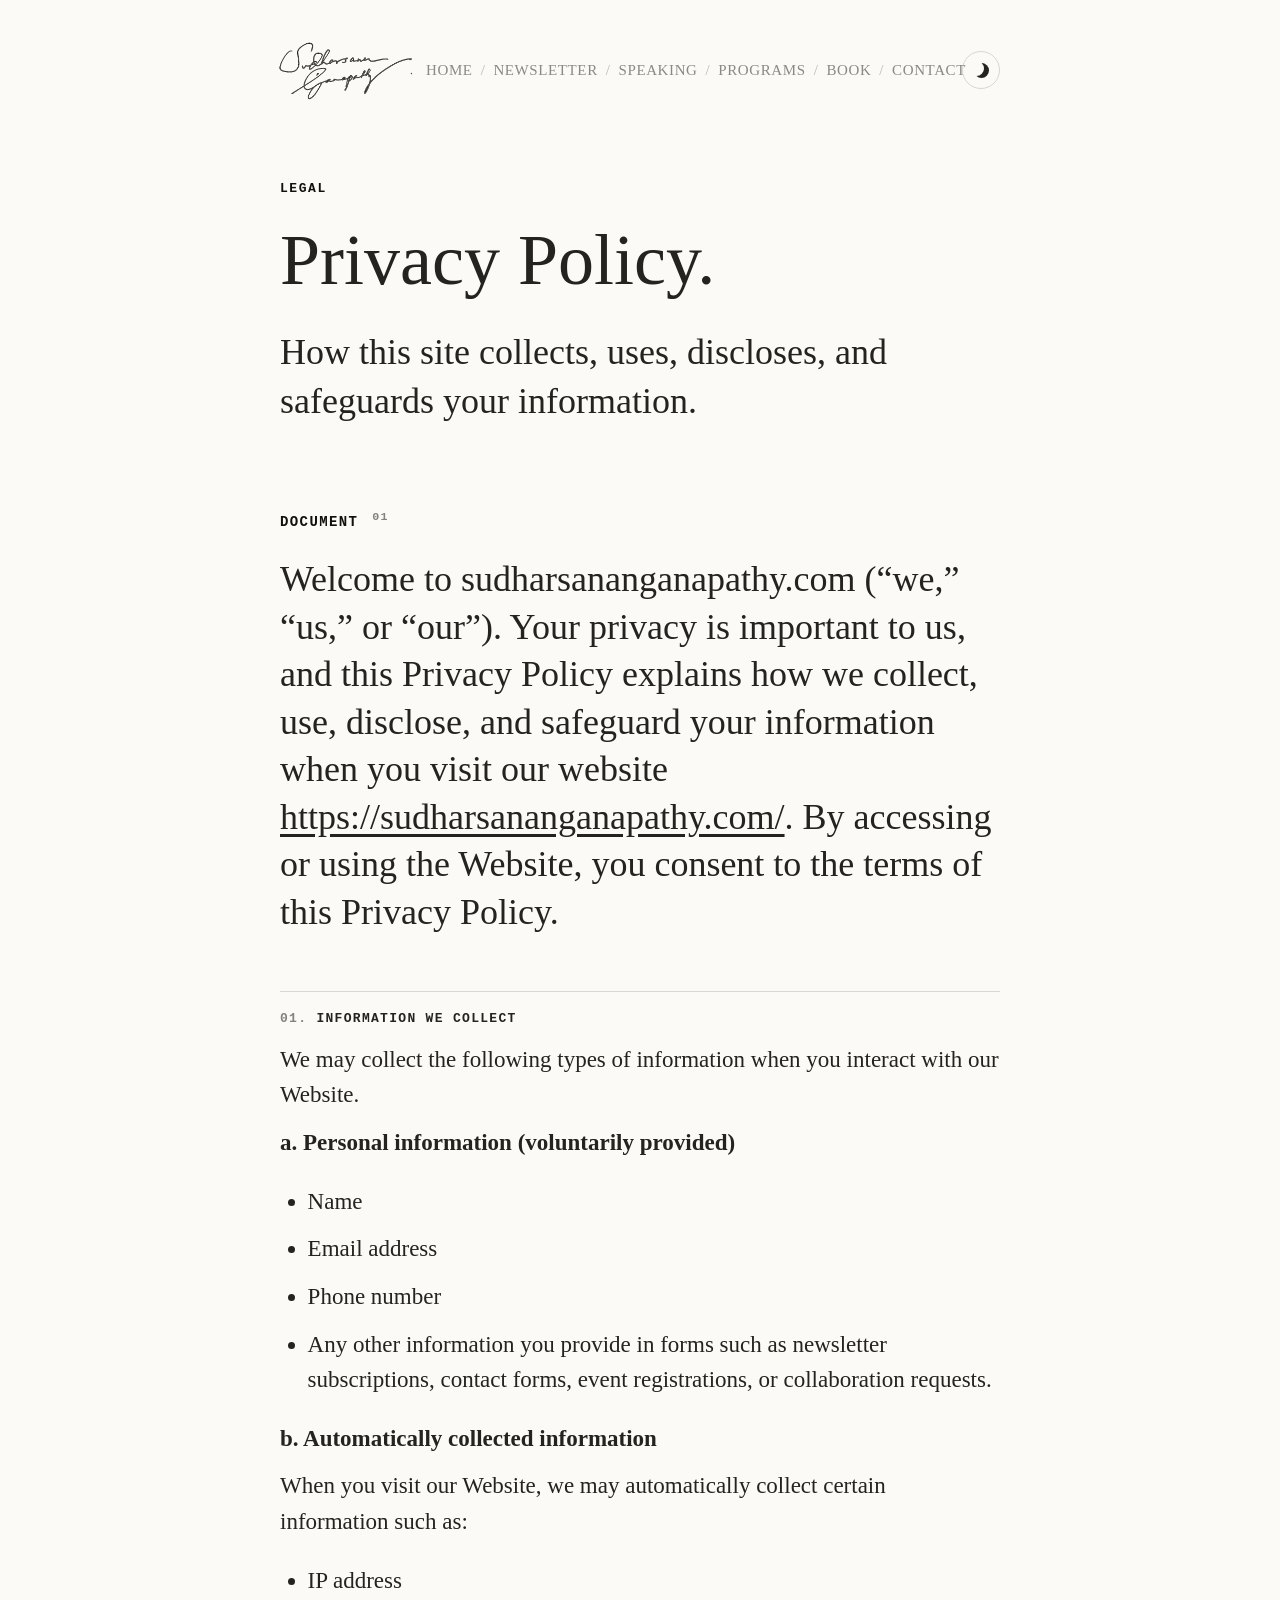
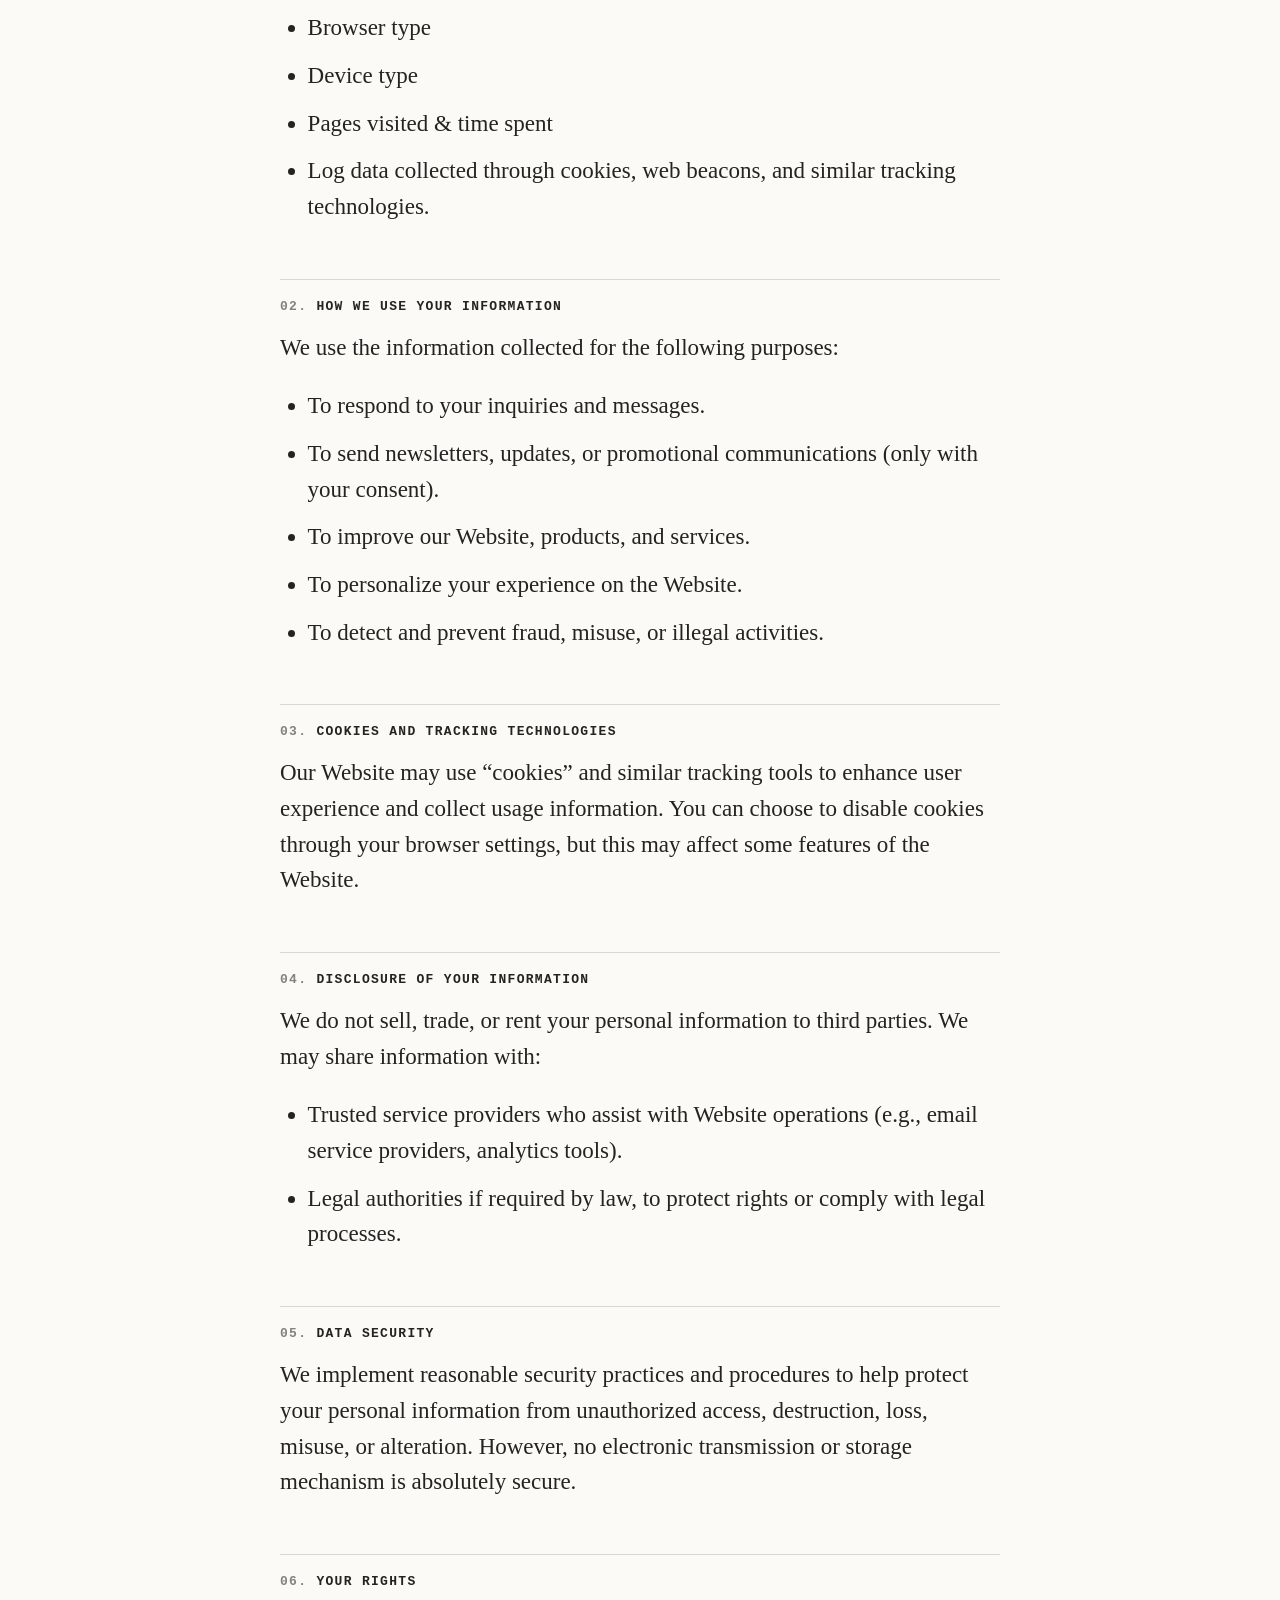
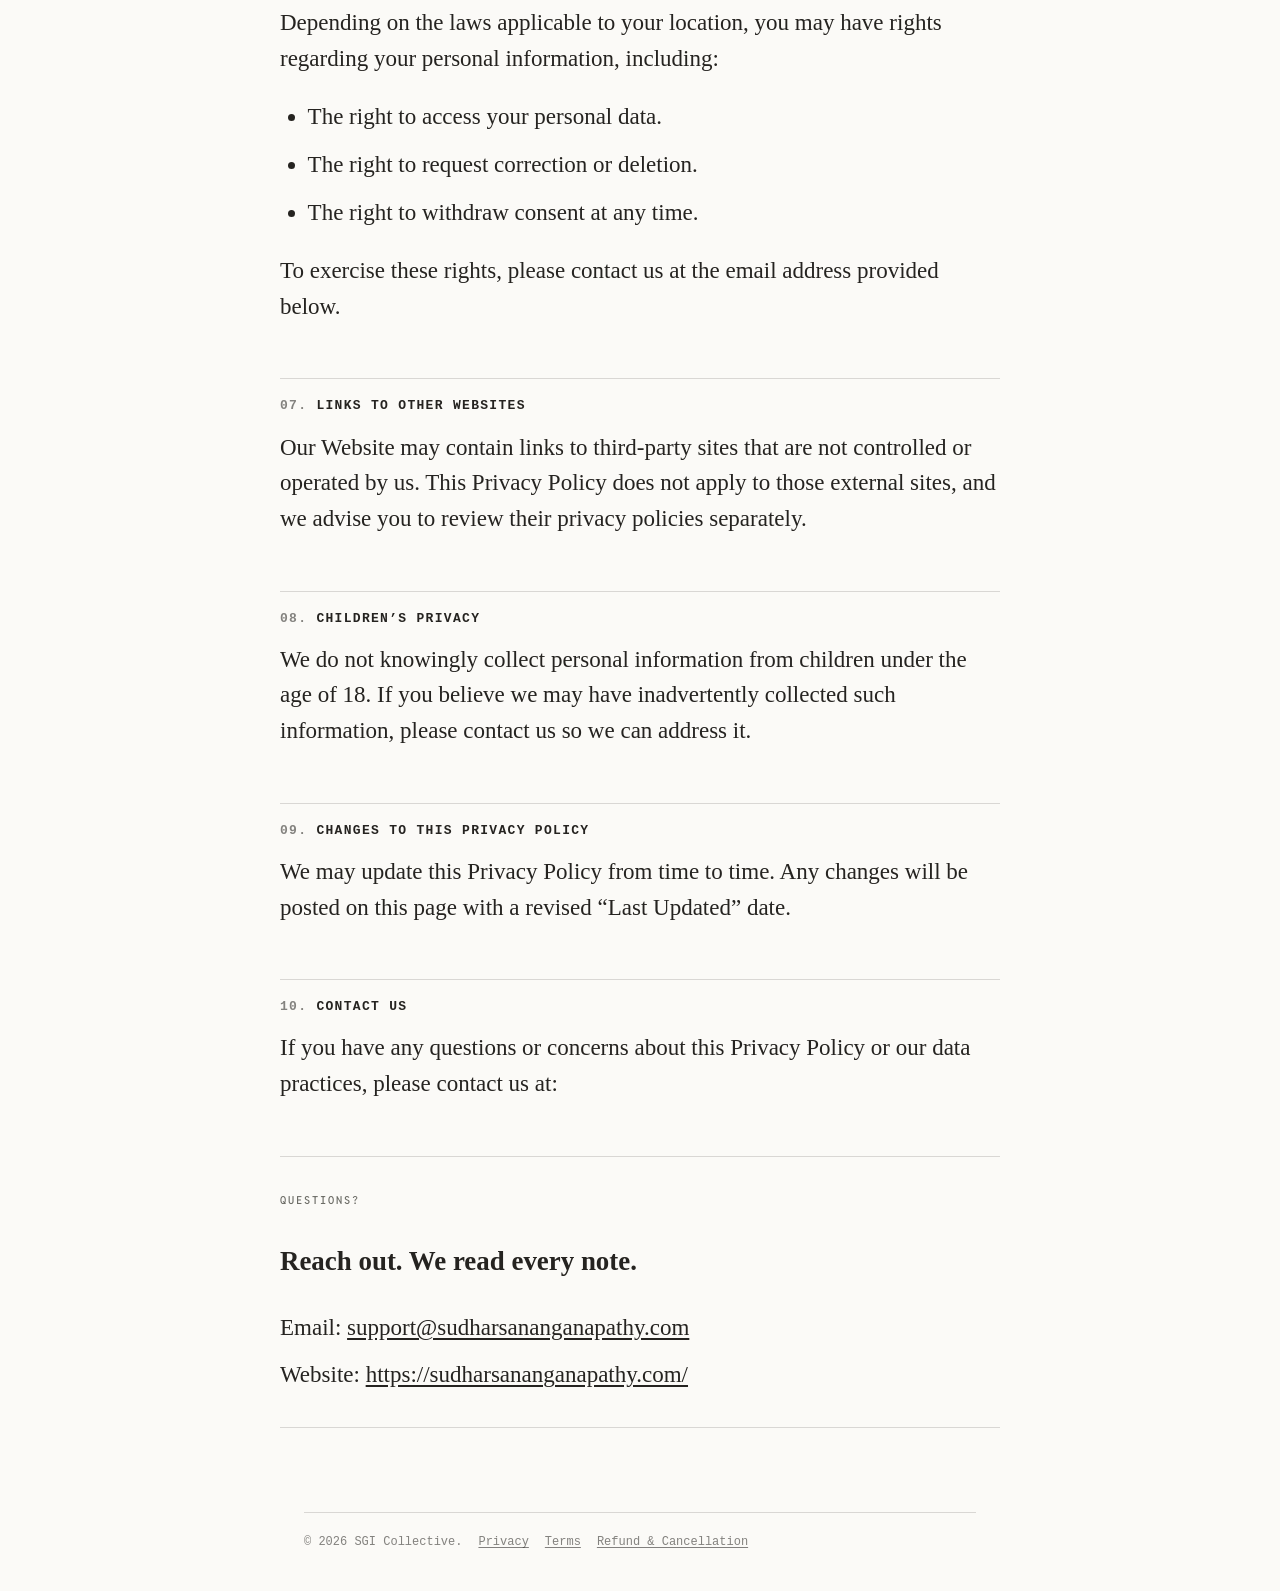
<file: privacy.html>
<!doctype html>
<html lang="en">
  <head>
    <meta charset="utf-8" />
    <meta name="viewport" content="width=device-width, initial-scale=1" />
    <title>Privacy Policy | Sudharsanan Ganapathy</title>
    <meta name="description" content="How sudharsananganapathy.com collects, uses, discloses, and safeguards your information." />
    <link rel="preconnect" href="https://fonts.googleapis.com" />
    <link rel="preconnect" href="https://fonts.gstatic.com" crossorigin />
    <link rel="preconnect" href="https://mattrothenberg.com" />
    <link href="https://fonts.googleapis.com/css2?family=Reddit+Mono:wght@400;500&family=Reddit+Sans:wght@300;400;500;600;700;800&display=swap" rel="stylesheet" />
    <link rel="stylesheet" href="styles.css" />
  </head>
  <body class="home-editorial" data-theme="light">
    <header class="ed-nav" aria-label="Primary navigation">
      <a href="index.html" class="ed-logo">
        <span class="logo__text">
          <span class="logo__dot" aria-hidden="true"></span>
          <span>Hi! I&rsquo;m SG <span class="logo__wave" aria-hidden="true">👋🏽</span></span>
        </span>
        <img src="images/signature-white.png" class="ed-logo__sig ed-logo__sig--dark" alt="Sudharsanan Ganapathy" />
        <img src="images/signature-black.png" class="ed-logo__sig ed-logo__sig--light" alt="" aria-hidden="true" />
      </a>

      <nav class="ed-links" id="ed-site-menu" aria-label="Site">
        <a href="index.html">Home</a>
        <span>/</span>
        <a href="newsletter.html">Newsletter</a>
        <span>/</span>
        <a href="speaking.html">Speaking</a>
        <span>/</span>
        <a href="programs.html">Programs</a>
        <span>/</span>
        <a href="book.html">Book</a>
        <span>/</span>
        <a href="contact.html">Contact</a>
      </nav>

      <button class="theme-toggle" type="button" aria-label="Switch to dark mode" aria-pressed="true">
        <span class="theme-toggle__sun" aria-hidden="true"></span>
        <span class="theme-toggle__moon" aria-hidden="true"></span>
      </button>

      <button class="ed-menu-toggle" type="button" aria-label="Open menu" aria-controls="ed-site-menu" aria-expanded="false">
        <span aria-hidden="true"></span>
        <span aria-hidden="true"></span>
      </button>
    </header>

    <main class="ed-page">
      <section class="ed-hero ed-hero--page" aria-labelledby="page-title">
        <p class="ed-kicker">Legal</p>
        <h1 id="page-title">Privacy Policy.</h1>
        <p>How this site collects, uses, discloses, and safeguards your information.</p>
        
      </section>

      <section class="ed-section ed-legal-section" aria-labelledby="legal-title">
        <h2 id="legal-title" class="ed-section-title">Document <sup>01</sup></h2>
        <article class="ed-legal-body">

          <p class="ed-legal-intro">
            Welcome to sudharsananganapathy.com (&ldquo;we,&rdquo; &ldquo;us,&rdquo;
            or &ldquo;our&rdquo;). Your privacy is important to us, and this
            Privacy Policy explains how we collect, use, disclose, and safeguard
            your information when you visit our website
            <a href="https://sudharsananganapathy.com/">https://sudharsananganapathy.com/</a>.
            By accessing or using the Website, you consent to the terms of this
            Privacy Policy.
          </p>

          <h2 id="information-we-collect" data-num="01">Information we collect</h2>
          <p>We may collect the following types of information when you interact with our Website.</p>
          <p><strong>a. Personal information (voluntarily provided)</strong></p>
          <ul>
            <li>Name</li>
            <li>Email address</li>
            <li>Phone number</li>
            <li>Any other information you provide in forms such as newsletter subscriptions, contact forms, event registrations, or collaboration requests.</li>
          </ul>
          <p><strong>b. Automatically collected information</strong></p>
          <p>When you visit our Website, we may automatically collect certain information such as:</p>
          <ul>
            <li>IP address</li>
            <li>Browser type</li>
            <li>Device type</li>
            <li>Pages visited &amp; time spent</li>
            <li>Log data collected through cookies, web beacons, and similar tracking technologies.</li>
          </ul>

          <h2 id="how-we-use" data-num="02">How we use your information</h2>
          <p>We use the information collected for the following purposes:</p>
          <ul>
            <li>To respond to your inquiries and messages.</li>
            <li>To send newsletters, updates, or promotional communications (only with your consent).</li>
            <li>To improve our Website, products, and services.</li>
            <li>To personalize your experience on the Website.</li>
            <li>To detect and prevent fraud, misuse, or illegal activities.</li>
          </ul>

          <h2 id="cookies" data-num="03">Cookies and tracking technologies</h2>
          <p>
            Our Website may use &ldquo;cookies&rdquo; and similar tracking tools
            to enhance user experience and collect usage information. You can
            choose to disable cookies through your browser settings, but this
            may affect some features of the Website.
          </p>

          <h2 id="disclosure" data-num="04">Disclosure of your information</h2>
          <p>
            We do not sell, trade, or rent your personal information to third
            parties. We may share information with:
          </p>
          <ul>
            <li>Trusted service providers who assist with Website operations (e.g., email service providers, analytics tools).</li>
            <li>Legal authorities if required by law, to protect rights or comply with legal processes.</li>
          </ul>

          <h2 id="data-security" data-num="05">Data security</h2>
          <p>
            We implement reasonable security practices and procedures to help
            protect your personal information from unauthorized access,
            destruction, loss, misuse, or alteration. However, no electronic
            transmission or storage mechanism is absolutely secure.
          </p>

          <h2 id="your-rights" data-num="06">Your rights</h2>
          <p>
            Depending on the laws applicable to your location, you may have
            rights regarding your personal information, including:
          </p>
          <ul>
            <li>The right to access your personal data.</li>
            <li>The right to request correction or deletion.</li>
            <li>The right to withdraw consent at any time.</li>
          </ul>
          <p>To exercise these rights, please contact us at the email address provided below.</p>

          <h2 id="external-links" data-num="07">Links to other websites</h2>
          <p>
            Our Website may contain links to third-party sites that are not
            controlled or operated by us. This Privacy Policy does not apply to
            those external sites, and we advise you to review their privacy
            policies separately.
          </p>

          <h2 id="children" data-num="08">Children&rsquo;s privacy</h2>
          <p>
            We do not knowingly collect personal information from children under
            the age of 18. If you believe we may have inadvertently collected
            such information, please contact us so we can address it.
          </p>

          <h2 id="changes" data-num="09">Changes to this privacy policy</h2>
          <p>
            We may update this Privacy Policy from time to time. Any changes
            will be posted on this page with a revised &ldquo;Last
            Updated&rdquo; date.
          </p>

          <h2 id="contact" data-num="10">Contact us</h2>
          <p>
            If you have any questions or concerns about this Privacy Policy or
            our data practices, please contact us at:
          </p>

          <div class="ed-legal-contact">
            <span class="eyebrow">Questions?</span>
            <h3>Reach out. We read every note.</h3>
            <p>
              Email:
              <a class="ed-link" href="mailto:support@sudharsananganapathy.com">support@sudharsananganapathy.com</a>
            </p>
            <p>
              Website:
              <a href="https://sudharsananganapathy.com/">https://sudharsananganapathy.com/</a>
            </p>
          </div>
        
        </article>
      </section>

      <footer class="ed-footer">
        <div class="ed-legal">
          <span>&copy; <span id="y"></span> SGI Collective.</span>
          <a href="privacy.html">Privacy</a>
          <a href="terms.html">Terms</a>
          <a href="refund.html">Refund &amp; Cancellation</a>
        </div>
      </footer>
    </main>

    <script>document.getElementById("y").textContent = new Date().getFullYear();</script>
    <script src="script.js"></script>
  </body>
</html>
</file>
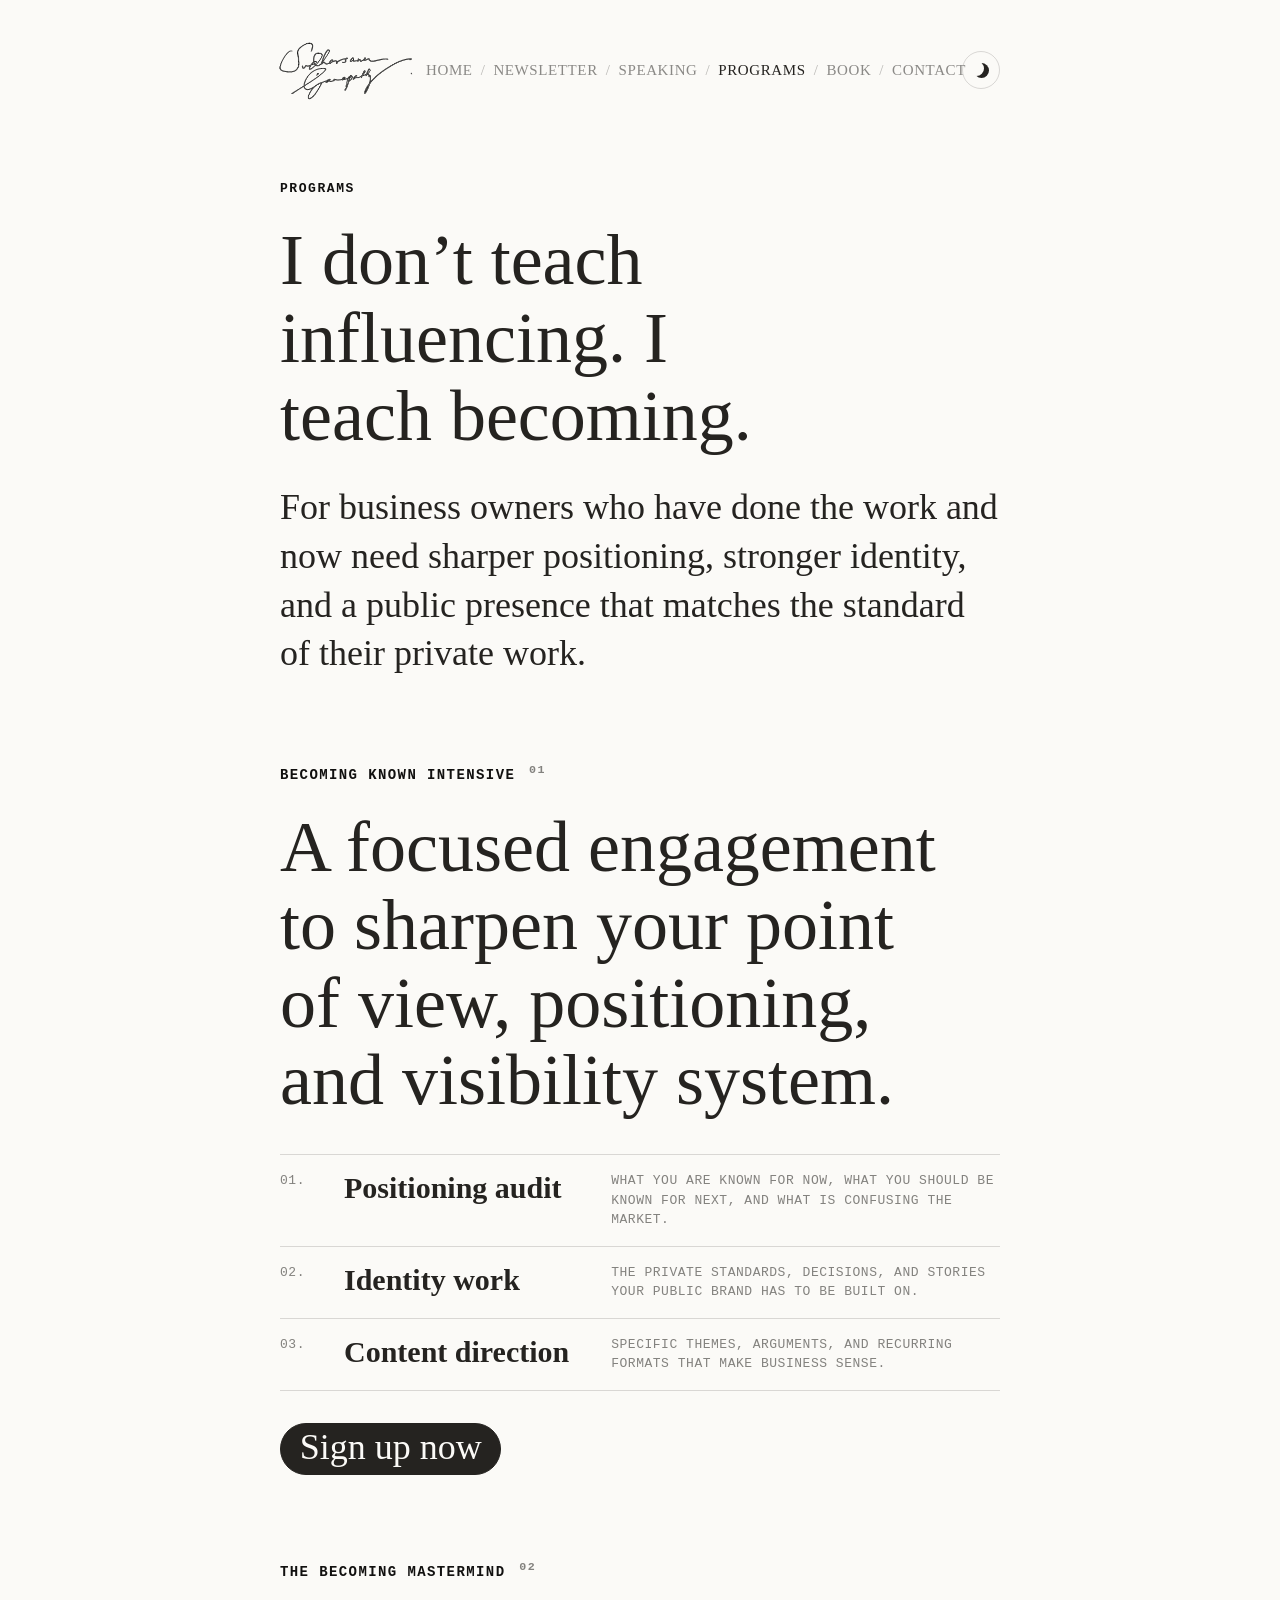
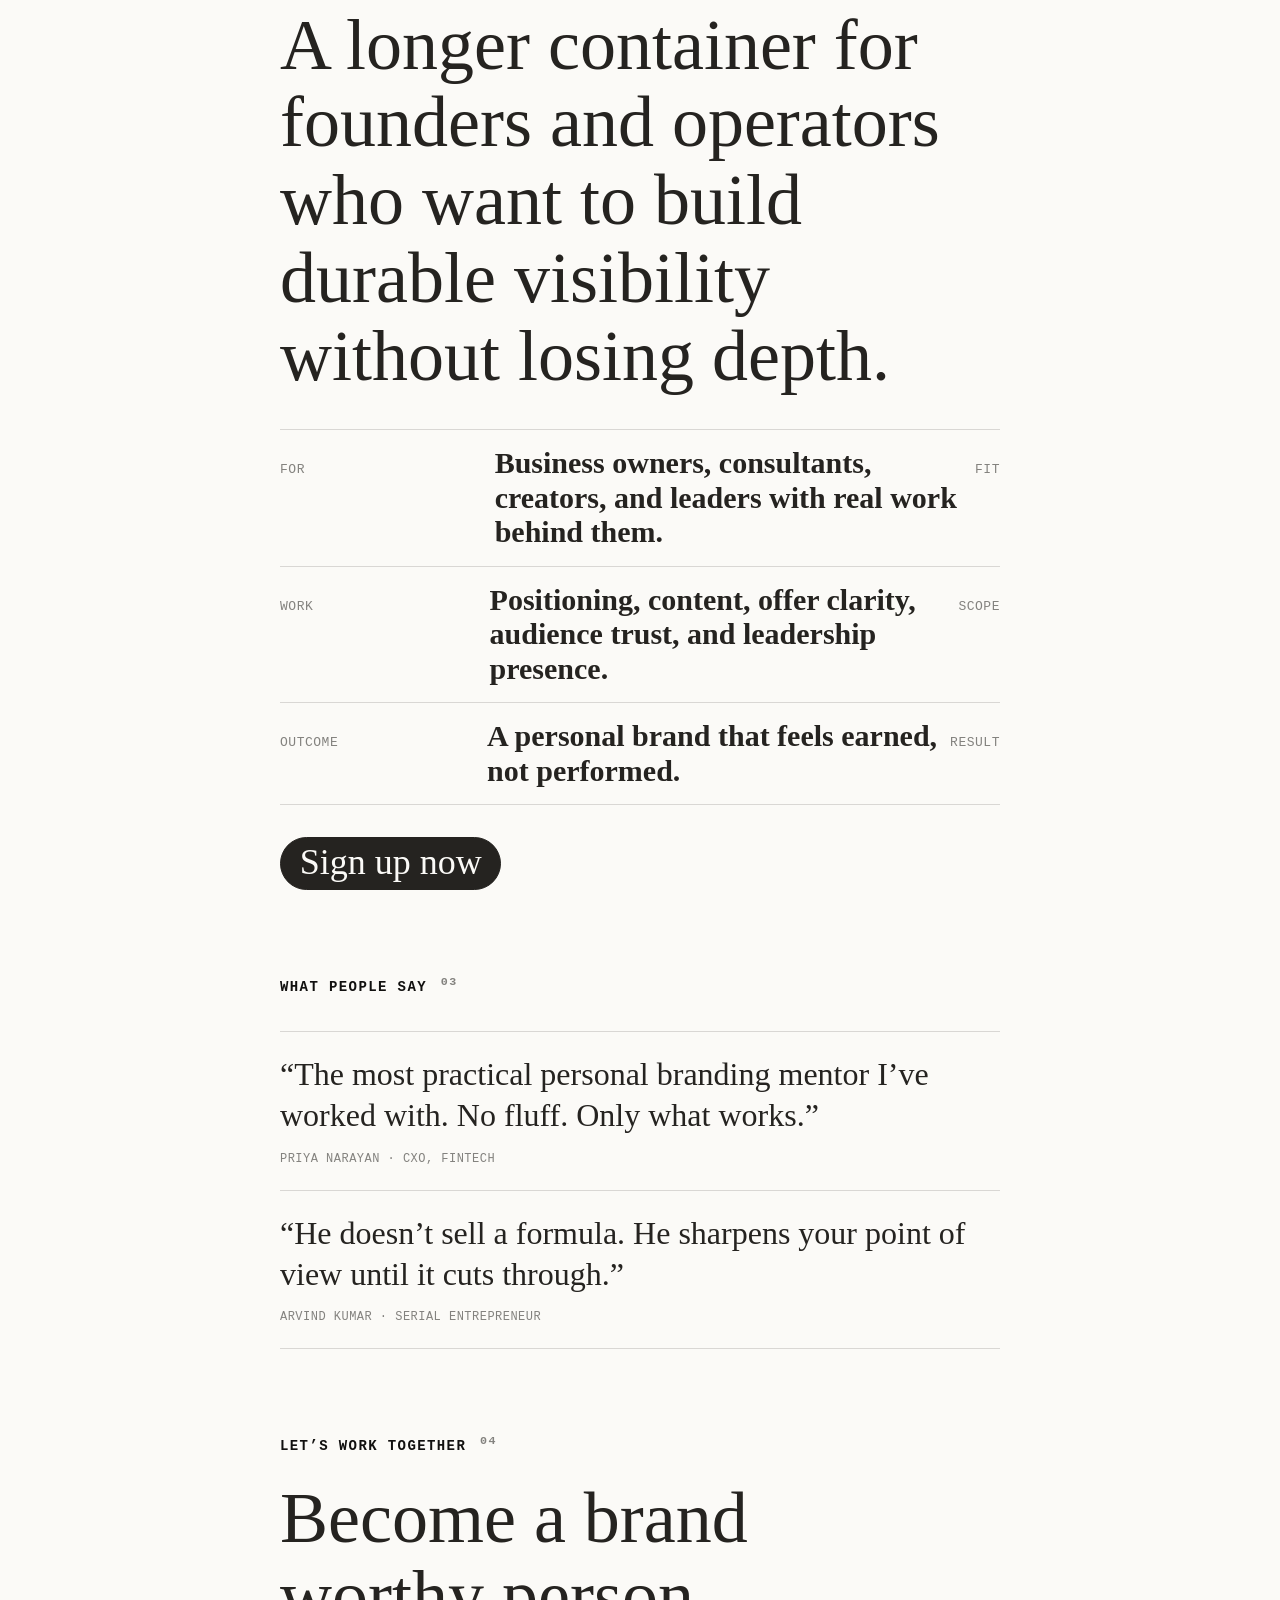
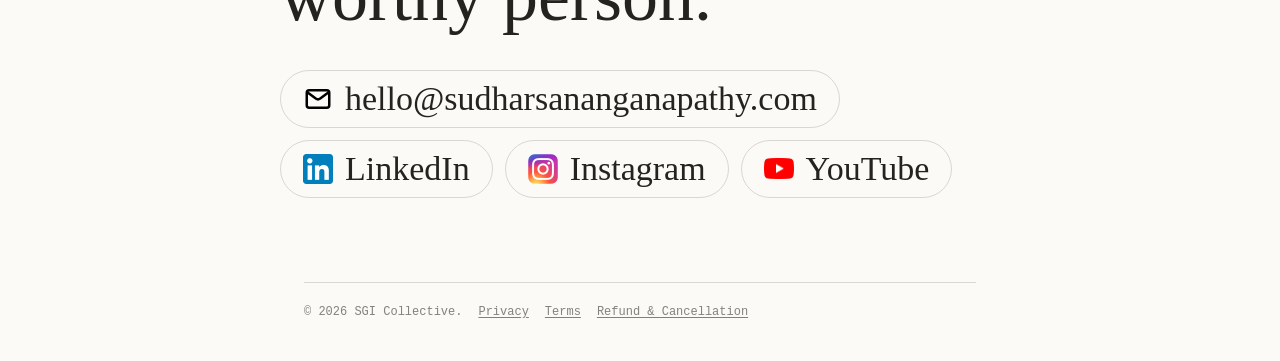
<file: programs.html>
<!doctype html>
<html lang="en">
  <head>
    <meta charset="utf-8" />
    <meta name="viewport" content="width=device-width, initial-scale=1" />
    <title>Programs | Sudharsanan Ganapathy</title>
    <meta name="description" content="Programs, mentorship, and intensives for business owners ready to become brand worthy." />
    <link rel="preconnect" href="https://fonts.googleapis.com" />
    <link rel="preconnect" href="https://fonts.gstatic.com" crossorigin />
    <link rel="preconnect" href="https://mattrothenberg.com" />
    <link href="https://fonts.googleapis.com/css2?family=Reddit+Mono:wght@400;500&family=Reddit+Sans:wght@300;400;500;600;700;800&display=swap" rel="stylesheet" />
    <link rel="stylesheet" href="styles.css" />
  </head>
  <body class="home-editorial" data-theme="light">
    <header class="ed-nav" aria-label="Primary navigation">
      <a href="index.html" class="ed-logo">
        <span class="logo__text">
          <span class="logo__dot" aria-hidden="true"></span>
          <span>Hi! I&rsquo;m SG <span class="logo__wave" aria-hidden="true">👋🏽</span></span>
        </span>
        <img src="images/signature-white.png" class="ed-logo__sig ed-logo__sig--dark" alt="Sudharsanan Ganapathy" />
        <img src="images/signature-black.png" class="ed-logo__sig ed-logo__sig--light" alt="" aria-hidden="true" />
      </a>

      <nav class="ed-links" id="ed-site-menu" aria-label="Site">
        <a href="index.html">Home</a>
        <span>/</span>
        <a href="newsletter.html">Newsletter</a>
        <span>/</span>
        <a href="speaking.html">Speaking</a>
        <span>/</span>
        <a href="programs.html" aria-current="page">Programs</a>
        <span>/</span>
        <a href="book.html">Book</a>
        <span>/</span>
        <a href="contact.html">Contact</a>
      </nav>

      <button class="theme-toggle" type="button" aria-label="Switch to dark mode" aria-pressed="true">
        <span class="theme-toggle__sun" aria-hidden="true"></span>
        <span class="theme-toggle__moon" aria-hidden="true"></span>
      </button>

      <button class="ed-menu-toggle" type="button" aria-label="Open menu" aria-controls="ed-site-menu" aria-expanded="false">
        <span aria-hidden="true"></span>
        <span aria-hidden="true"></span>
      </button>
    </header>

    <main class="ed-page">
      <section class="ed-hero ed-hero--page" aria-labelledby="page-title">
        <p class="ed-kicker">Programs</p>
        <h1 id="page-title">I don&rsquo;t teach influencing. I teach becoming.</h1>
        <p>For business owners who have done the work and now need sharper positioning, stronger identity, and a public presence that matches the standard of their private work.</p>
      </section>

      <section class="ed-section" id="intensive" aria-labelledby="intensive-title">
        <h2 id="intensive-title" class="ed-section-title">Becoming Known Intensive <sup>01</sup></h2>
        <p class="ed-section-lede">A focused engagement to sharpen your point of view, positioning, and visibility system.</p>
        <div class="ed-topic-list">
          <a href="contact.html"><span>01.</span><strong>Positioning audit</strong><em>What you are known for now, what you should be known for next, and what is confusing the market.</em></a>
          <a href="contact.html"><span>02.</span><strong>Identity work</strong><em>The private standards, decisions, and stories your public brand has to be built on.</em></a>
          <a href="contact.html"><span>03.</span><strong>Content direction</strong><em>Specific themes, arguments, and recurring formats that make business sense.</em></a>
        </div>
        <div class="ed-actions"><a href="contact.html" class="ed-pill" data-signup-link-pending="true">Sign up now</a></div>
      </section>

      <section class="ed-section" id="mastermind" aria-labelledby="mastermind-title">
        <h2 id="mastermind-title" class="ed-section-title">The Becoming Mastermind <sup>02</sup></h2>
        <p class="ed-section-lede">A longer container for founders and operators who want to build durable visibility without losing depth.</p>
        <div class="ed-index-list">
          <a href="contact.html" class="ed-index-row"><span>For</span><strong>Business owners, consultants, creators, and leaders with real work behind them.</strong><em>Fit</em></a>
          <a href="contact.html" class="ed-index-row"><span>Work</span><strong>Positioning, content, offer clarity, audience trust, and leadership presence.</strong><em>Scope</em></a>
          <a href="contact.html" class="ed-index-row"><span>Outcome</span><strong>A personal brand that feels earned, not performed.</strong><em>Result</em></a>
        </div>
        <div class="ed-actions"><a href="contact.html" class="ed-pill" data-signup-link-pending="true">Sign up now</a></div>
      </section>

      <section class="ed-section" aria-labelledby="proof-title">
        <h2 id="proof-title" class="ed-section-title">What people say <sup>03</sup></h2>
        <div class="ed-quote-list">
          <blockquote>&ldquo;The most practical personal branding mentor I&rsquo;ve worked with. No fluff. Only what works.&rdquo;<cite>Priya Narayan · CXO, Fintech</cite></blockquote>
          <blockquote>&ldquo;He doesn&rsquo;t sell a formula. He sharpens your point of view until it cuts through.&rdquo;<cite>Arvind Kumar · Serial Entrepreneur</cite></blockquote>
        </div>
      </section>

      <section class="ed-section" aria-labelledby="work-title">
        <h2 id="work-title" class="ed-section-title">Let&rsquo;s work together <sup>04</sup></h2>
        <p class="ed-section-lede">Become a brand worthy person.</p>
        <div class="ed-socials">
          <a class="ed-social-pill" href="mailto:hello@sudharsananganapathy.com">
            <img class="ed-social-pill__icon ed-social-pill__icon--mono" src="images/social/email.svg" alt="" aria-hidden="true" />
            <span>hello@sudharsananganapathy.com</span>
          </a>
          <a class="ed-social-pill" href="https://www.linkedin.com/in/sudharsananganapathy/" target="_blank" rel="noreferrer">
            <img class="ed-social-pill__icon" src="images/social/linkedin.png" alt="" aria-hidden="true" />
            <span>LinkedIn</span>
          </a>
          <a class="ed-social-pill" href="https://www.instagram.com/sudharsananganapathy/" target="_blank" rel="noreferrer">
            <img class="ed-social-pill__icon" src="images/social/instagram.png" alt="" aria-hidden="true" />
            <span>Instagram</span>
          </a>
          <a class="ed-social-pill" href="https://www.youtube.com/@sudharsananganapathy" target="_blank" rel="noreferrer">
            <img class="ed-social-pill__icon" src="images/social/youtube.png" alt="" aria-hidden="true" />
            <span>YouTube</span>
          </a>
        </div>
      </section>

      <footer class="ed-footer">
        <div class="ed-legal">
          <span>&copy; <span id="y"></span> SGI Collective.</span>
          <a href="privacy.html">Privacy</a>
          <a href="terms.html">Terms</a>
          <a href="refund.html">Refund &amp; Cancellation</a>
        </div>
      </footer>
    </main>

    <script>document.getElementById("y").textContent = new Date().getFullYear();</script>
    <script src="script.js"></script>
  </body>
</html>
</file>
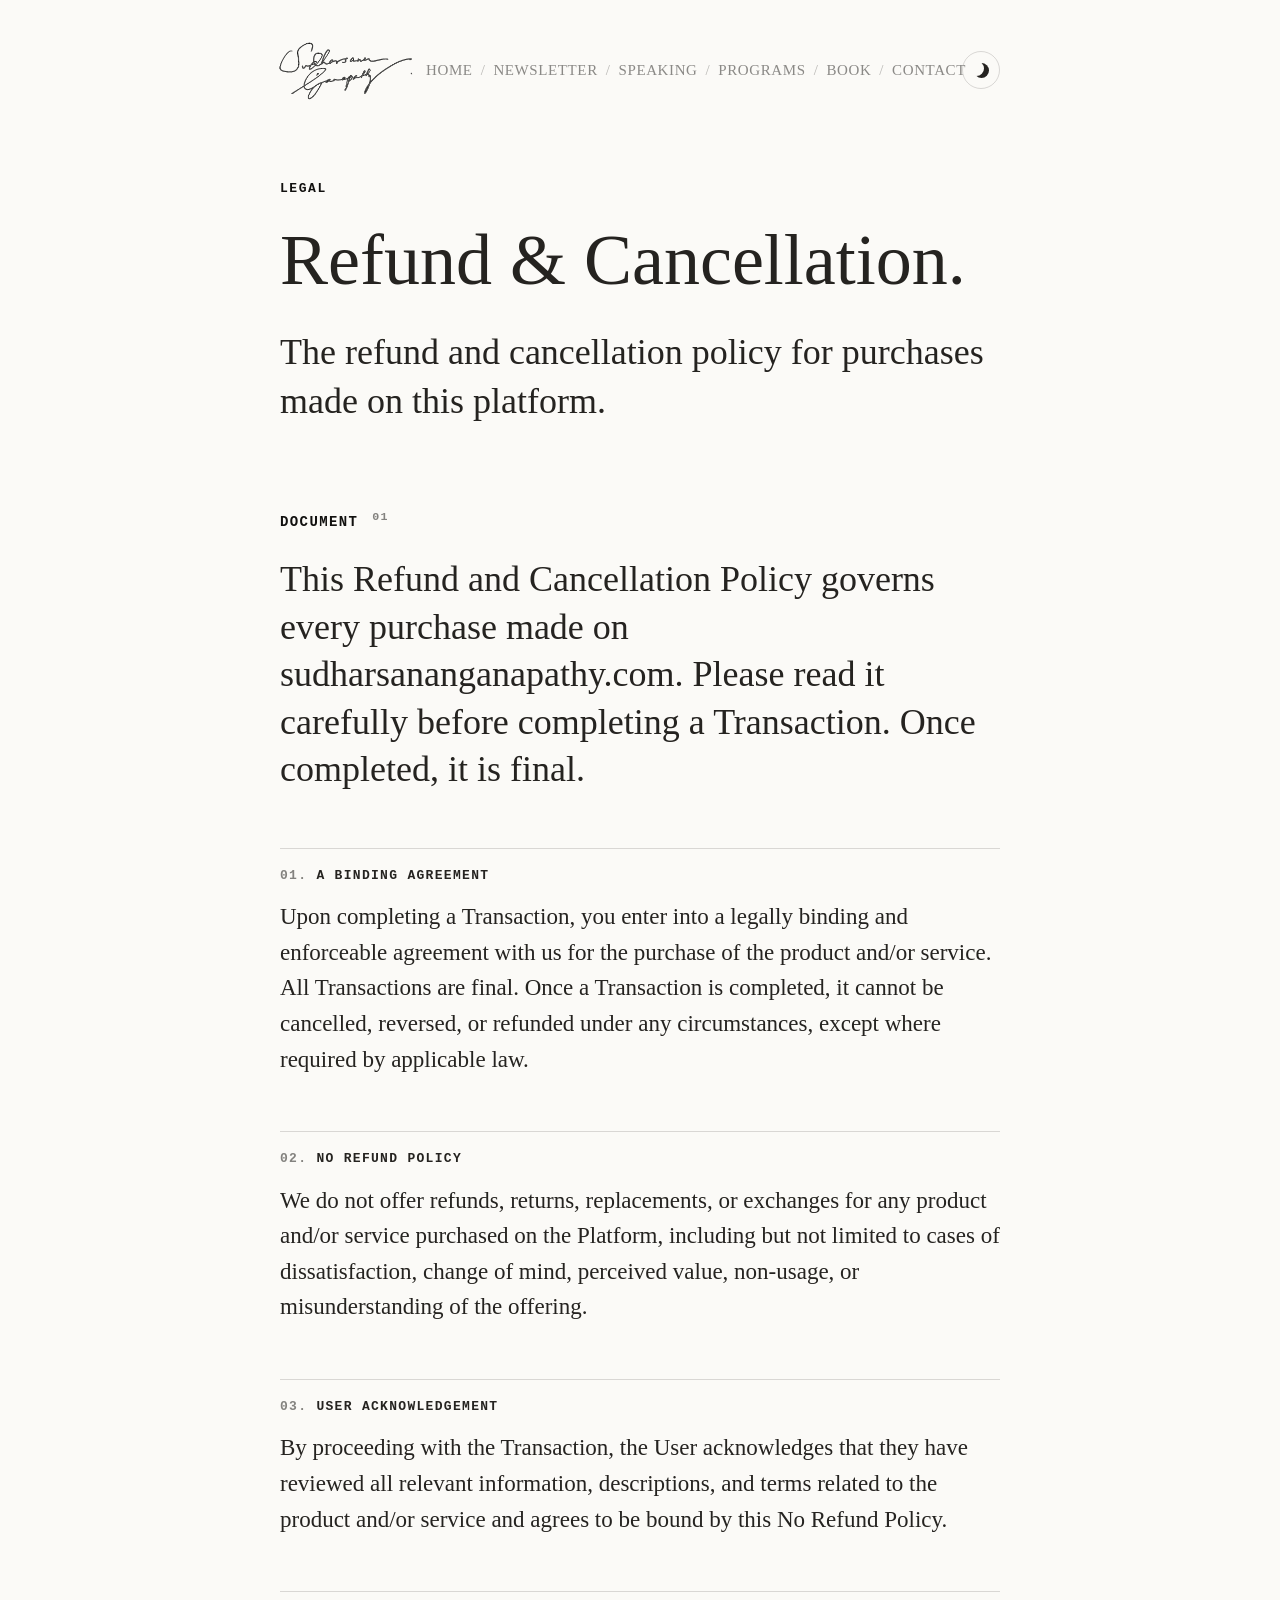
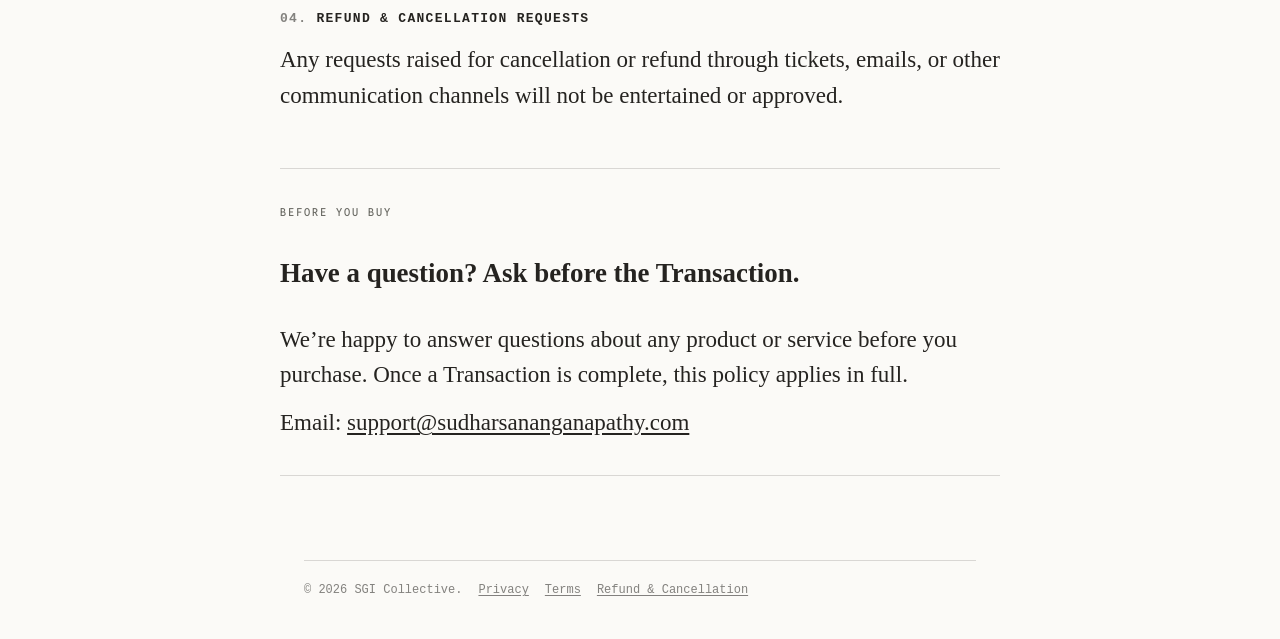
<file: refund.html>
<!doctype html>
<html lang="en">
  <head>
    <meta charset="utf-8" />
    <meta name="viewport" content="width=device-width, initial-scale=1" />
    <title>Refund &amp; Cancellation Policy | Sudharsanan Ganapathy</title>
    <meta name="description" content="Refund and cancellation policy for purchases made on sudharsananganapathy.com." />
    <link rel="preconnect" href="https://fonts.googleapis.com" />
    <link rel="preconnect" href="https://fonts.gstatic.com" crossorigin />
    <link rel="preconnect" href="https://mattrothenberg.com" />
    <link href="https://fonts.googleapis.com/css2?family=Reddit+Mono:wght@400;500&family=Reddit+Sans:wght@300;400;500;600;700;800&display=swap" rel="stylesheet" />
    <link rel="stylesheet" href="styles.css" />
  </head>
  <body class="home-editorial" data-theme="light">
    <header class="ed-nav" aria-label="Primary navigation">
      <a href="index.html" class="ed-logo">
        <span class="logo__text">
          <span class="logo__dot" aria-hidden="true"></span>
          <span>Hi! I&rsquo;m SG <span class="logo__wave" aria-hidden="true">👋🏽</span></span>
        </span>
        <img src="images/signature-white.png" class="ed-logo__sig ed-logo__sig--dark" alt="Sudharsanan Ganapathy" />
        <img src="images/signature-black.png" class="ed-logo__sig ed-logo__sig--light" alt="" aria-hidden="true" />
      </a>

      <nav class="ed-links" id="ed-site-menu" aria-label="Site">
        <a href="index.html">Home</a>
        <span>/</span>
        <a href="newsletter.html">Newsletter</a>
        <span>/</span>
        <a href="speaking.html">Speaking</a>
        <span>/</span>
        <a href="programs.html">Programs</a>
        <span>/</span>
        <a href="book.html">Book</a>
        <span>/</span>
        <a href="contact.html">Contact</a>
      </nav>

      <button class="theme-toggle" type="button" aria-label="Switch to dark mode" aria-pressed="true">
        <span class="theme-toggle__sun" aria-hidden="true"></span>
        <span class="theme-toggle__moon" aria-hidden="true"></span>
      </button>

      <button class="ed-menu-toggle" type="button" aria-label="Open menu" aria-controls="ed-site-menu" aria-expanded="false">
        <span aria-hidden="true"></span>
        <span aria-hidden="true"></span>
      </button>
    </header>

    <main class="ed-page">
      <section class="ed-hero ed-hero--page" aria-labelledby="page-title">
        <p class="ed-kicker">Legal</p>
        <h1 id="page-title">Refund &amp; Cancellation.</h1>
        <p>The refund and cancellation policy for purchases made on this platform.</p>
        
      </section>

      <section class="ed-section ed-legal-section" aria-labelledby="legal-title">
        <h2 id="legal-title" class="ed-section-title">Document <sup>01</sup></h2>
        <article class="ed-legal-body">

          <p class="ed-legal-intro">
            This Refund and Cancellation Policy governs every purchase made on
            sudharsananganapathy.com. Please read it carefully before
            completing a Transaction. Once completed, it is final.
          </p>

          <h2 id="binding" data-num="01">A binding agreement</h2>
          <p>
            Upon completing a Transaction, you enter into a legally binding and
            enforceable agreement with us for the purchase of the product
            and/or service. All Transactions are final. Once a Transaction is
            completed, it cannot be cancelled, reversed, or refunded under any
            circumstances, except where required by applicable law.
          </p>

          <h2 id="no-refund" data-num="02">No refund policy</h2>
          <p>
            We do not offer refunds, returns, replacements, or exchanges for
            any product and/or service purchased on the Platform, including but
            not limited to cases of dissatisfaction, change of mind, perceived
            value, non-usage, or misunderstanding of the offering.
          </p>

          <h2 id="acknowledgement" data-num="03">User acknowledgement</h2>
          <p>
            By proceeding with the Transaction, the User acknowledges that they
            have reviewed all relevant information, descriptions, and terms
            related to the product and/or service and agrees to be bound by
            this No Refund Policy.
          </p>

          <h2 id="requests" data-num="04">Refund &amp; cancellation requests</h2>
          <p>
            Any requests raised for cancellation or refund through tickets,
            emails, or other communication channels will not be entertained or
            approved.
          </p>

          <div class="ed-legal-contact">
            <span class="eyebrow">Before you buy</span>
            <h3>Have a question? Ask before the Transaction.</h3>
            <p>
              We&rsquo;re happy to answer questions about any product or service
              before you purchase. Once a Transaction is complete, this policy
              applies in full.
            </p>
            <p>
              Email:
              <a class="ed-link" href="mailto:support@sudharsananganapathy.com">support@sudharsananganapathy.com</a>
            </p>
          </div>
        
        </article>
      </section>

      <footer class="ed-footer">
        <div class="ed-legal">
          <span>&copy; <span id="y"></span> SGI Collective.</span>
          <a href="privacy.html">Privacy</a>
          <a href="terms.html">Terms</a>
          <a href="refund.html">Refund &amp; Cancellation</a>
        </div>
      </footer>
    </main>

    <script>document.getElementById("y").textContent = new Date().getFullYear();</script>
    <script src="script.js"></script>
  </body>
</html>
</file>
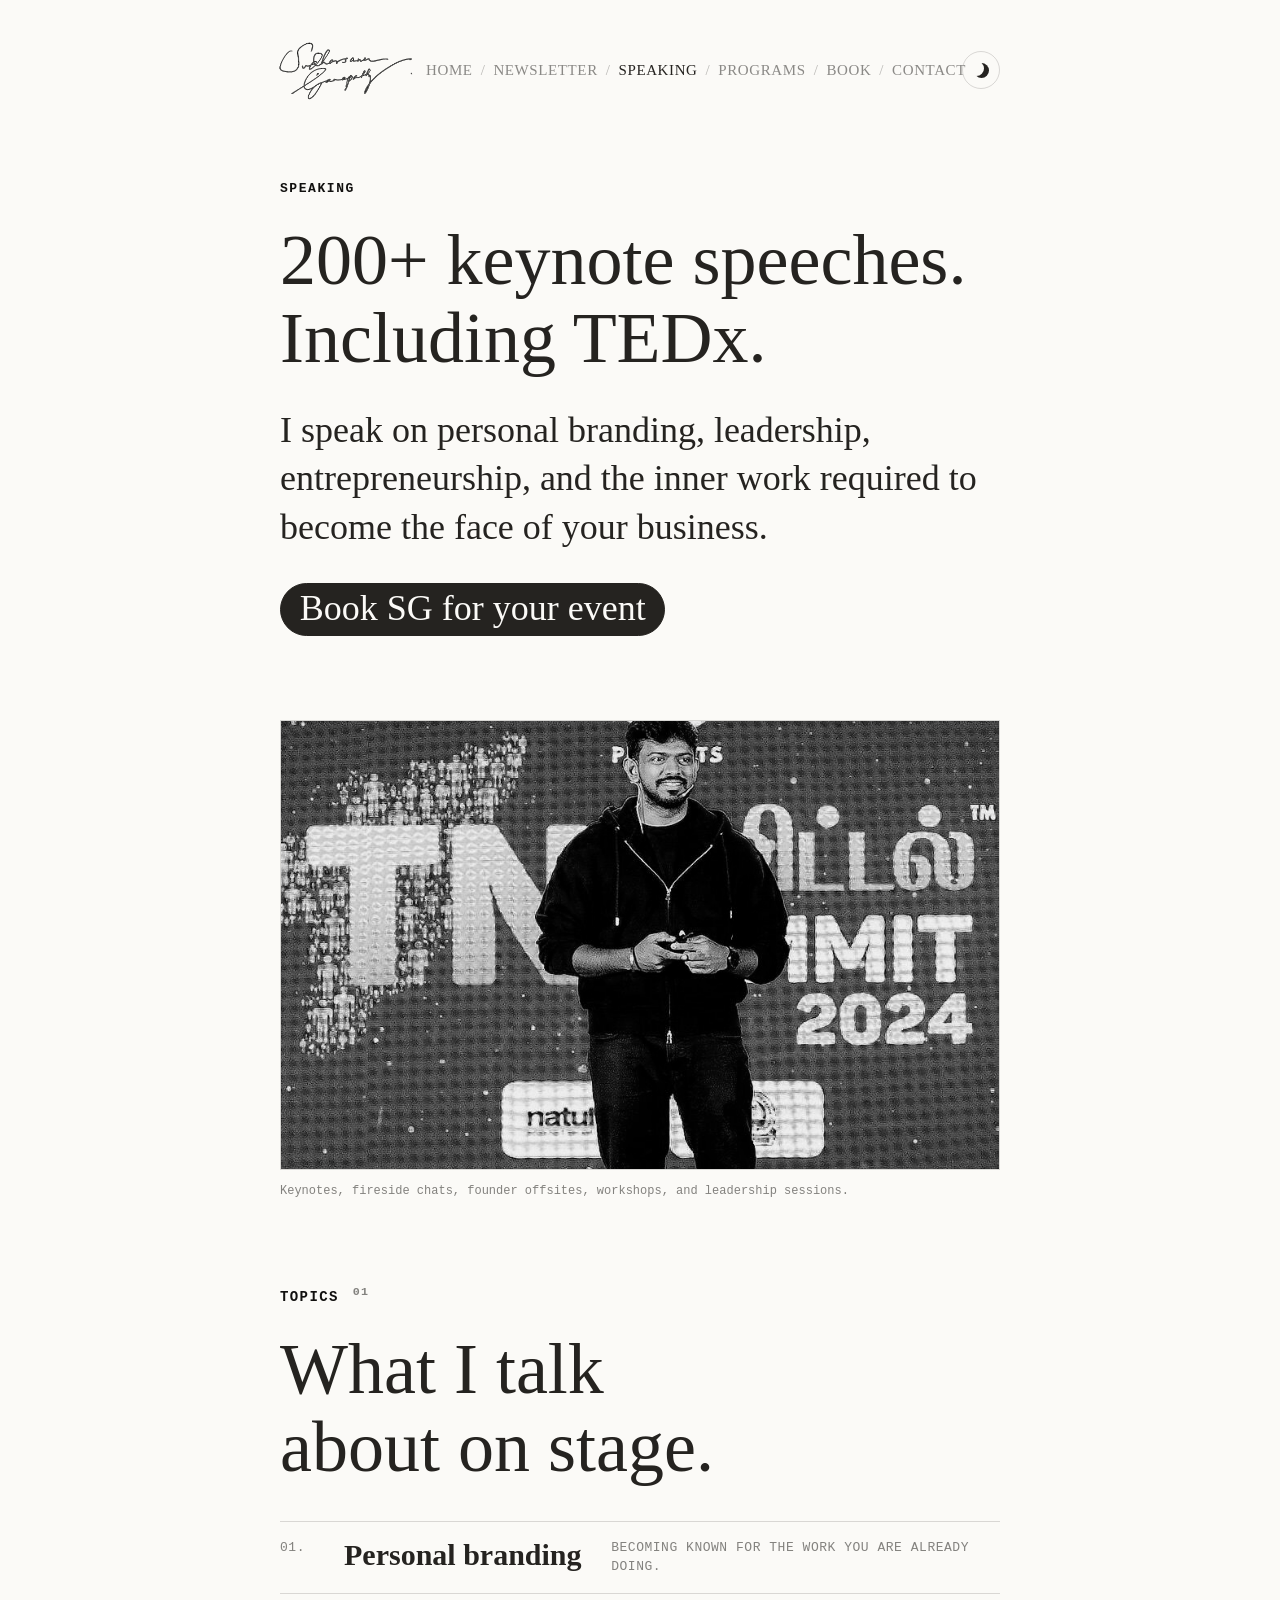
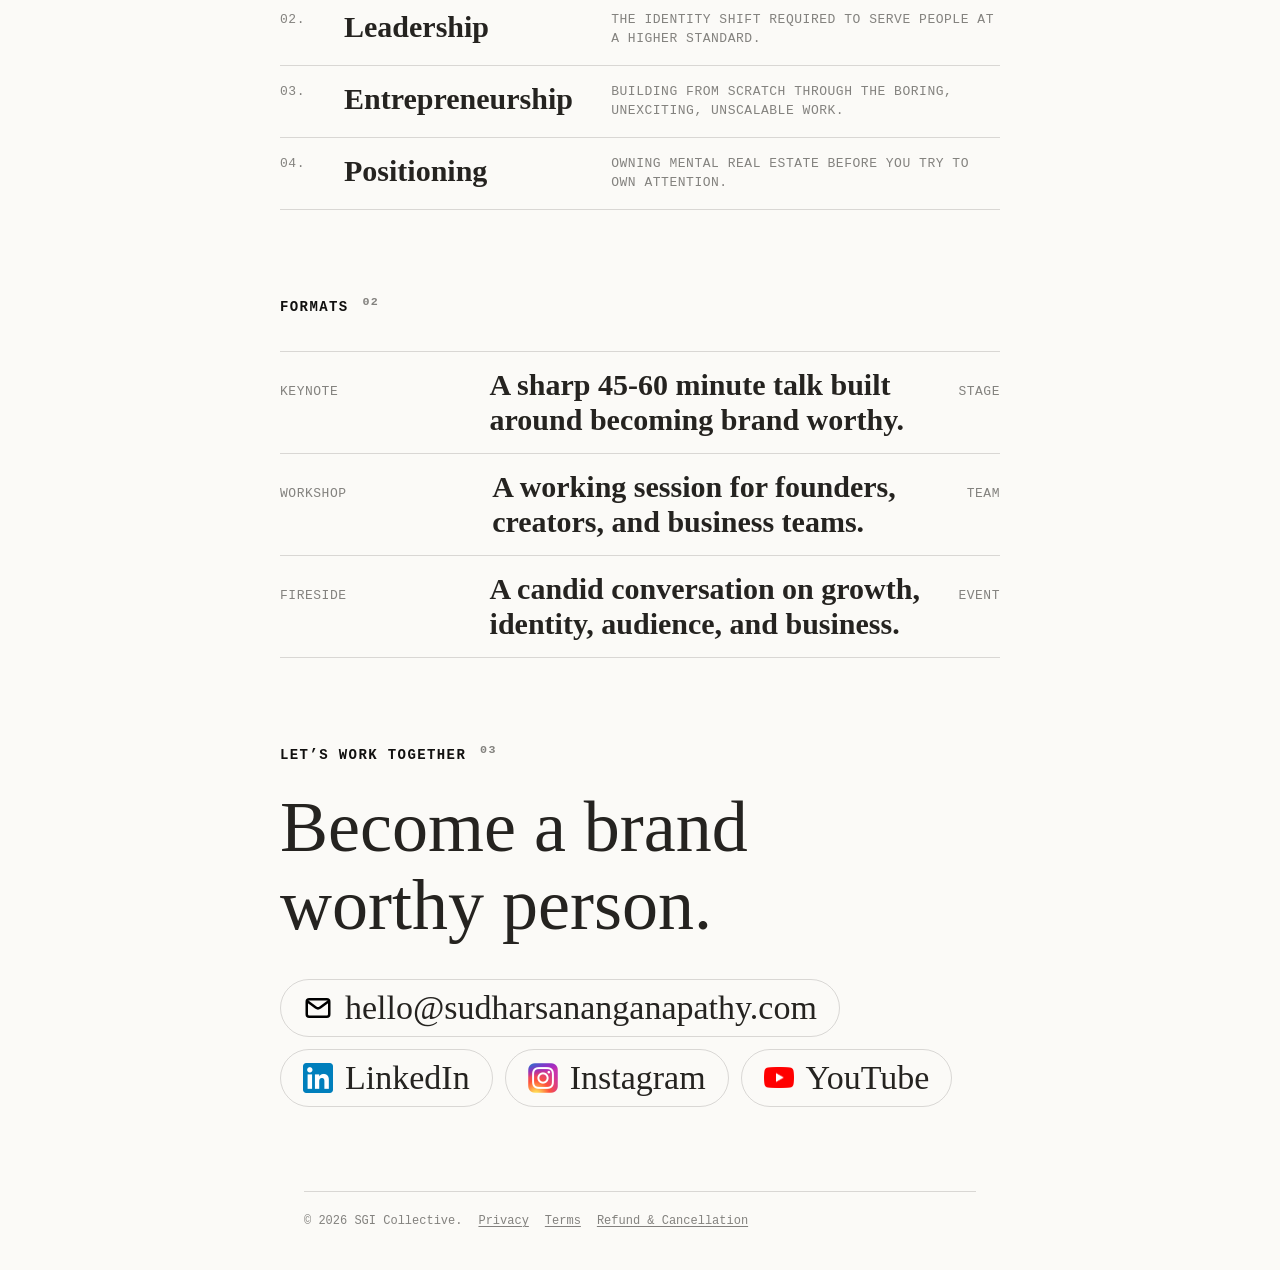
<file: speaking.html>
<!doctype html>
<html lang="en">
  <head>
    <meta charset="utf-8" />
    <meta name="viewport" content="width=device-width, initial-scale=1" />
    <title>Speaking | Sudharsanan Ganapathy</title>
    <meta name="description" content="200+ keynote speeches including TEDx. Book SG for your event: keynotes, fireside chats, leadership offsites, workshops." />
    <link rel="preconnect" href="https://fonts.googleapis.com" />
    <link rel="preconnect" href="https://fonts.gstatic.com" crossorigin />
    <link rel="preconnect" href="https://mattrothenberg.com" />
    <link href="https://fonts.googleapis.com/css2?family=Reddit+Mono:wght@400;500&family=Reddit+Sans:wght@300;400;500;600;700;800&display=swap" rel="stylesheet" />
    <link rel="stylesheet" href="styles.css" />
  </head>
  <body class="home-editorial" data-theme="light">
    <header class="ed-nav" aria-label="Primary navigation">
      <a href="index.html" class="ed-logo">
        <span class="logo__text">
          <span class="logo__dot" aria-hidden="true"></span>
          <span>Hi! I&rsquo;m SG <span class="logo__wave" aria-hidden="true">👋🏽</span></span>
        </span>
        <img src="images/signature-white.png" class="ed-logo__sig ed-logo__sig--dark" alt="Sudharsanan Ganapathy" />
        <img src="images/signature-black.png" class="ed-logo__sig ed-logo__sig--light" alt="" aria-hidden="true" />
      </a>

      <nav class="ed-links" id="ed-site-menu" aria-label="Site">
        <a href="index.html">Home</a>
        <span>/</span>
        <a href="newsletter.html">Newsletter</a>
        <span>/</span>
        <a href="speaking.html" aria-current="page">Speaking</a>
        <span>/</span>
        <a href="programs.html">Programs</a>
        <span>/</span>
        <a href="book.html">Book</a>
        <span>/</span>
        <a href="contact.html">Contact</a>
      </nav>

      <button class="theme-toggle" type="button" aria-label="Switch to dark mode" aria-pressed="true">
        <span class="theme-toggle__sun" aria-hidden="true"></span>
        <span class="theme-toggle__moon" aria-hidden="true"></span>
      </button>

      <button class="ed-menu-toggle" type="button" aria-label="Open menu" aria-controls="ed-site-menu" aria-expanded="false">
        <span aria-hidden="true"></span>
        <span aria-hidden="true"></span>
      </button>
    </header>

    <main class="ed-page">
      <section class="ed-hero ed-hero--page" aria-labelledby="page-title">
        <p class="ed-kicker">Speaking</p>
        <h1 id="page-title">200+ keynote speeches. Including&nbsp;TEDx.</h1>
        <p>I speak on personal branding, leadership, entrepreneurship, and the inner work required to become the face of your business.</p>
        <div class="ed-actions"><a href="contact.html" class="ed-pill">Book SG for your event</a></div>
      </section>

      <section class="ed-photo-block" aria-label="On stage">
        <figure class="ed-photo ed-photo--wide">
          <img src="images/on-stage.jpg" alt="Sudharsanan speaking on stage" loading="eager" />
          <figcaption>Keynotes, fireside chats, founder offsites, workshops, and leadership sessions.</figcaption>
        </figure>
      </section>

      <section class="ed-section" aria-labelledby="topics-title">
        <h2 id="topics-title" class="ed-section-title">Topics <sup>01</sup></h2>
        <p class="ed-section-lede">What I talk about on stage.</p>
        <div class="ed-topic-list">
          <a href="contact.html"><span>01.</span><strong>Personal branding</strong><em>Becoming known for the work you are already doing.</em></a>
          <a href="contact.html"><span>02.</span><strong>Leadership</strong><em>The identity shift required to serve people at a higher standard.</em></a>
          <a href="contact.html"><span>03.</span><strong>Entrepreneurship</strong><em>Building from scratch through the boring, unexciting, unscalable work.</em></a>
          <a href="contact.html"><span>04.</span><strong>Positioning</strong><em>Owning mental real estate before you try to own attention.</em></a>
        </div>
      </section>

      <section class="ed-section" aria-labelledby="formats-title">
        <h2 id="formats-title" class="ed-section-title">Formats <sup>02</sup></h2>
        <div class="ed-index-list">
          <a href="contact.html" class="ed-index-row"><span>Keynote</span><strong>A sharp 45-60 minute talk built around becoming brand worthy.</strong><em>Stage</em></a>
          <a href="contact.html" class="ed-index-row"><span>Workshop</span><strong>A working session for founders, creators, and business teams.</strong><em>Team</em></a>
          <a href="contact.html" class="ed-index-row"><span>Fireside</span><strong>A candid conversation on growth, identity, audience, and business.</strong><em>Event</em></a>
        </div>
      </section>

      <section class="ed-section" aria-labelledby="work-title">
        <h2 id="work-title" class="ed-section-title">Let&rsquo;s work together <sup>03</sup></h2>
        <p class="ed-section-lede">Become a brand worthy person.</p>
        <div class="ed-socials">
          <a class="ed-social-pill" href="mailto:hello@sudharsananganapathy.com">
            <img class="ed-social-pill__icon ed-social-pill__icon--mono" src="images/social/email.svg" alt="" aria-hidden="true" />
            <span>hello@sudharsananganapathy.com</span>
          </a>
          <a class="ed-social-pill" href="https://www.linkedin.com/in/sudharsananganapathy/" target="_blank" rel="noreferrer">
            <img class="ed-social-pill__icon" src="images/social/linkedin.png" alt="" aria-hidden="true" />
            <span>LinkedIn</span>
          </a>
          <a class="ed-social-pill" href="https://www.instagram.com/sudharsananganapathy/" target="_blank" rel="noreferrer">
            <img class="ed-social-pill__icon" src="images/social/instagram.png" alt="" aria-hidden="true" />
            <span>Instagram</span>
          </a>
          <a class="ed-social-pill" href="https://www.youtube.com/@sudharsananganapathy" target="_blank" rel="noreferrer">
            <img class="ed-social-pill__icon" src="images/social/youtube.png" alt="" aria-hidden="true" />
            <span>YouTube</span>
          </a>
        </div>
      </section>

      <footer class="ed-footer">
        <div class="ed-legal">
          <span>&copy; <span id="y"></span> SGI Collective.</span>
          <a href="privacy.html">Privacy</a>
          <a href="terms.html">Terms</a>
          <a href="refund.html">Refund &amp; Cancellation</a>
        </div>
      </footer>
    </main>

    <script>document.getElementById("y").textContent = new Date().getFullYear();</script>
    <script src="script.js"></script>
  </body>
</html>
</file>
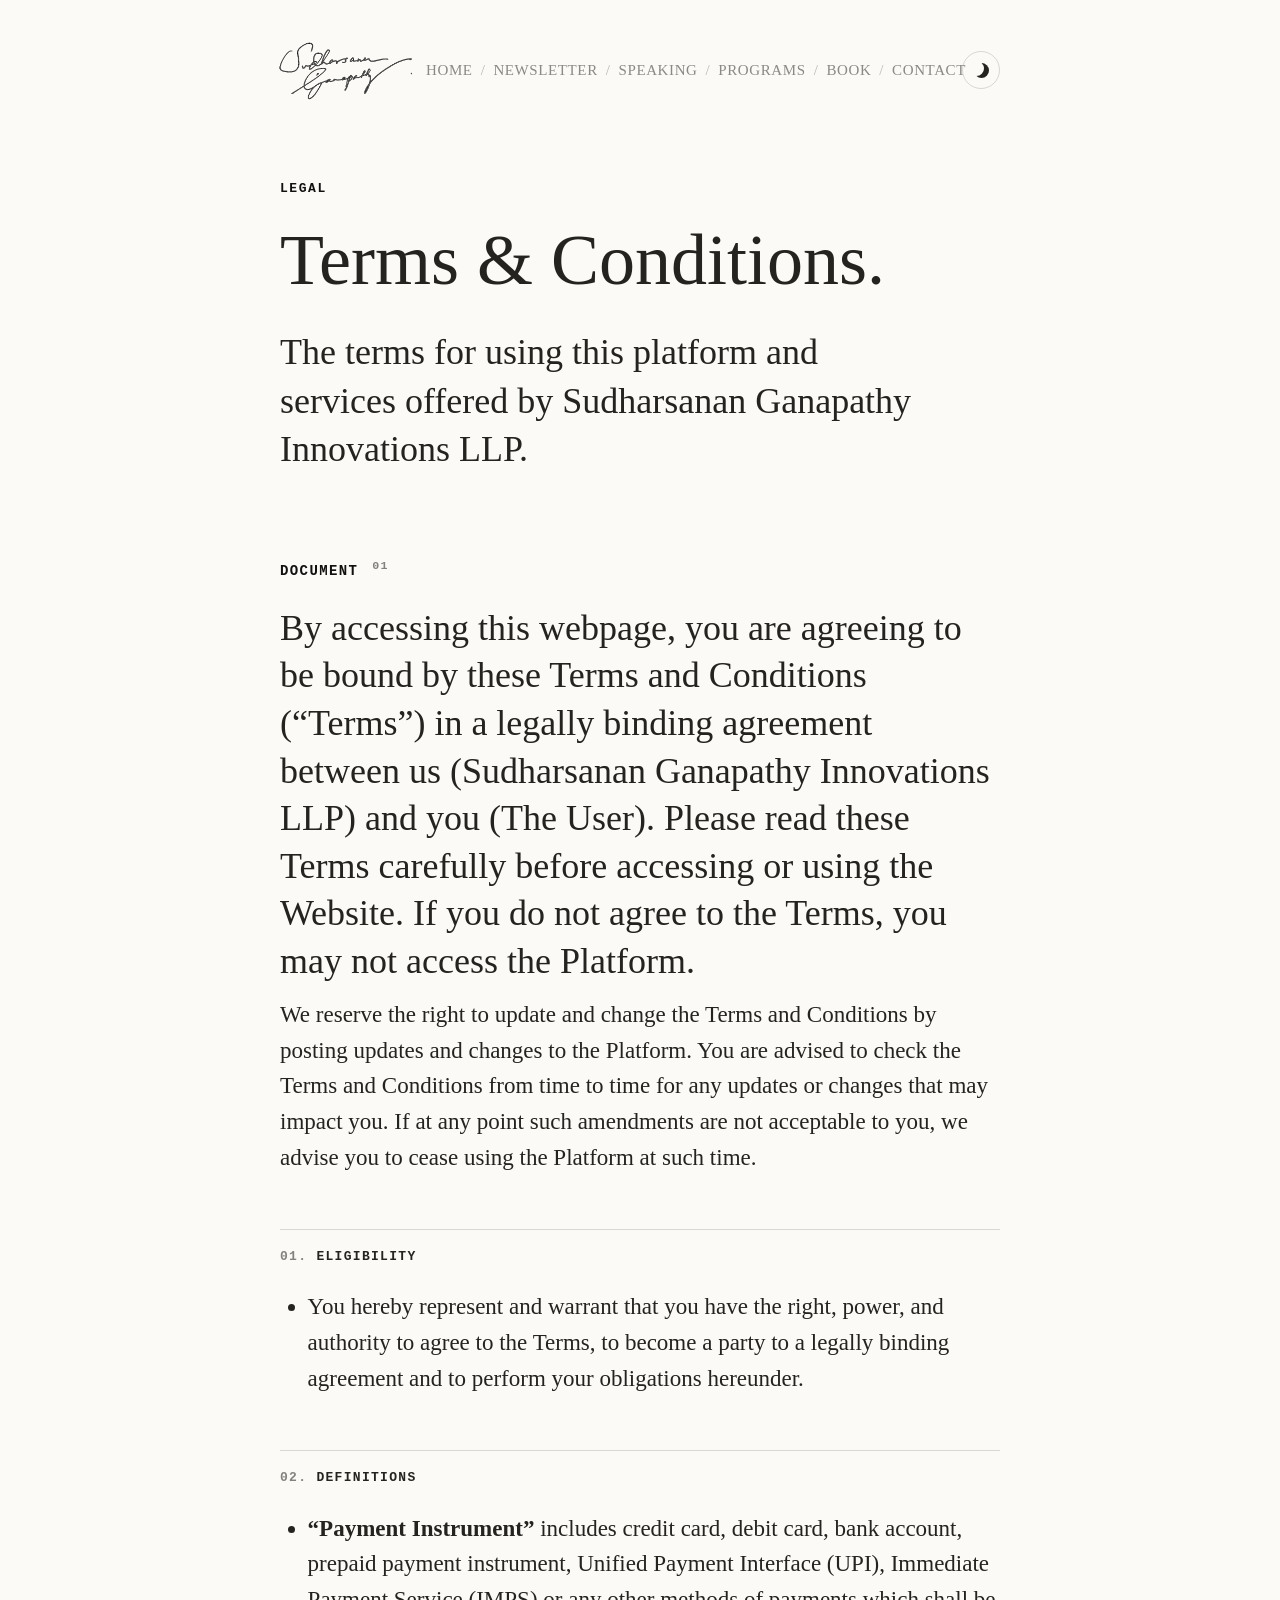
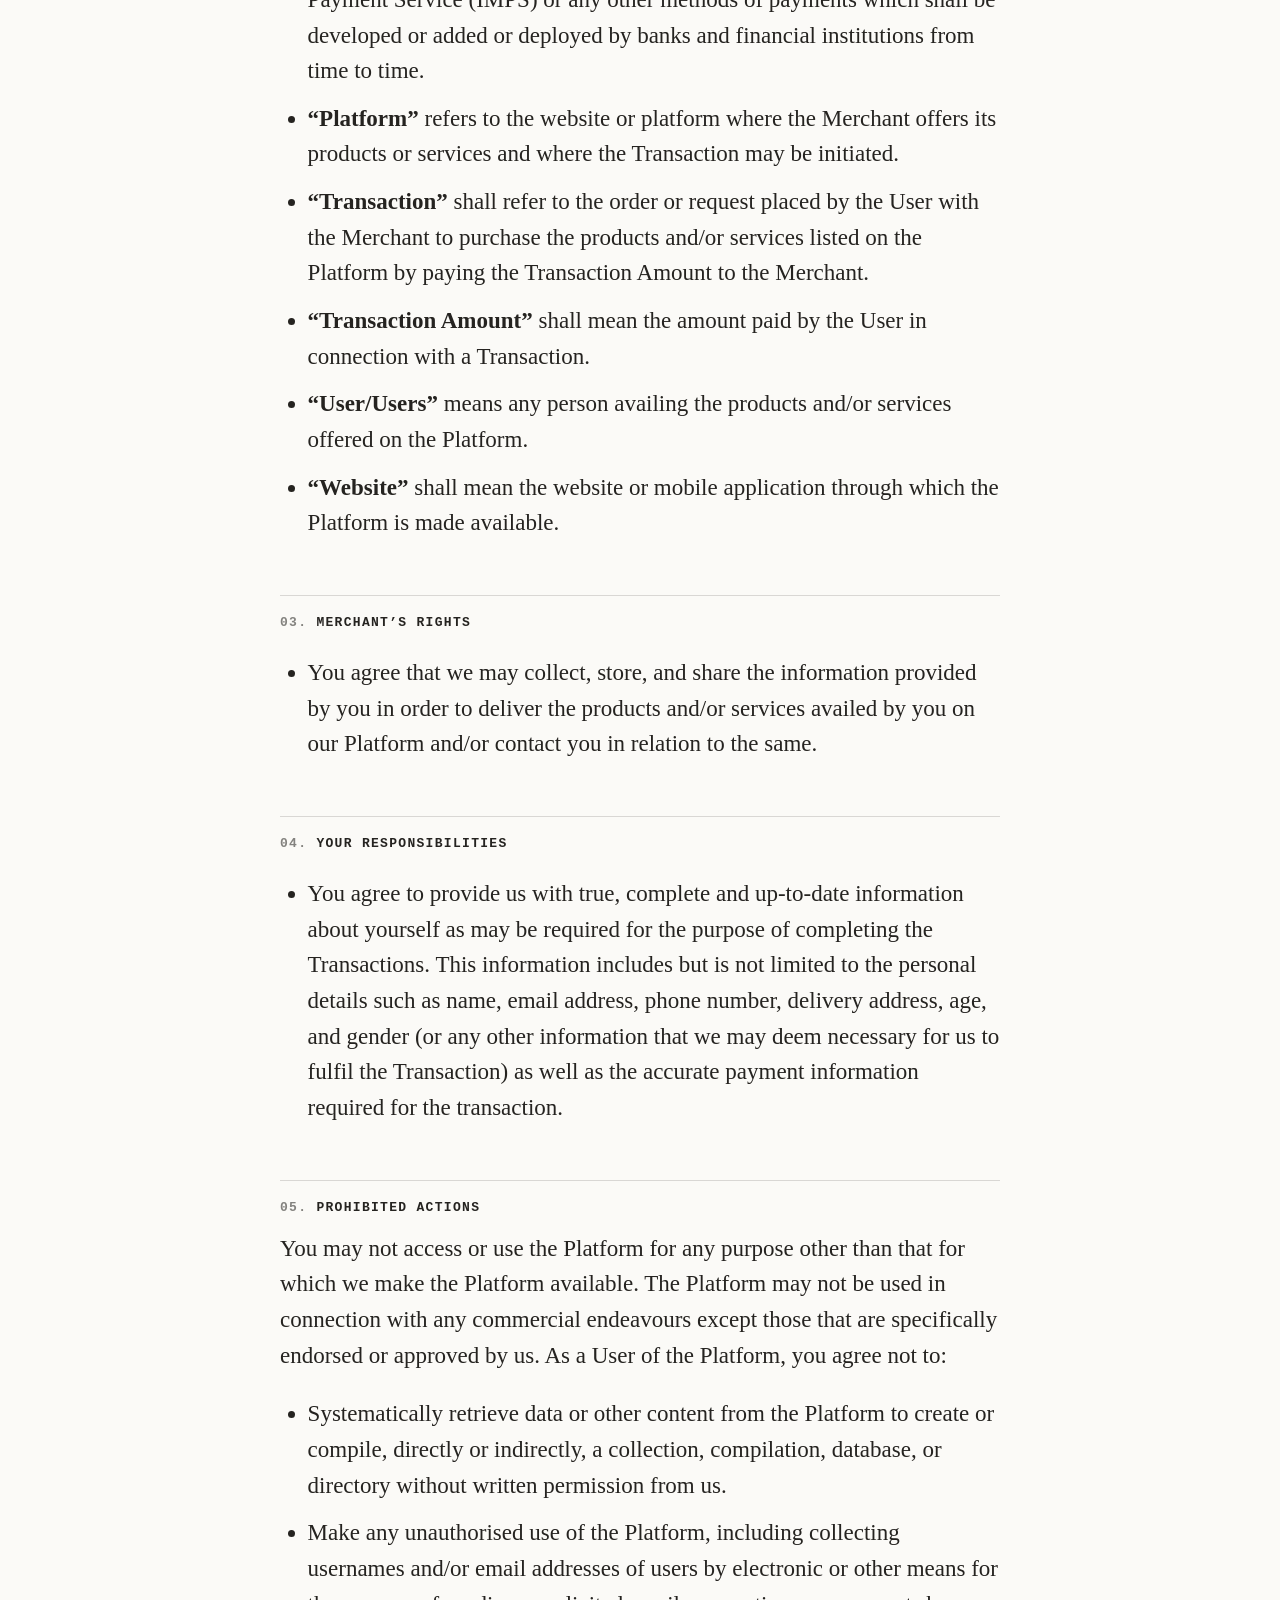
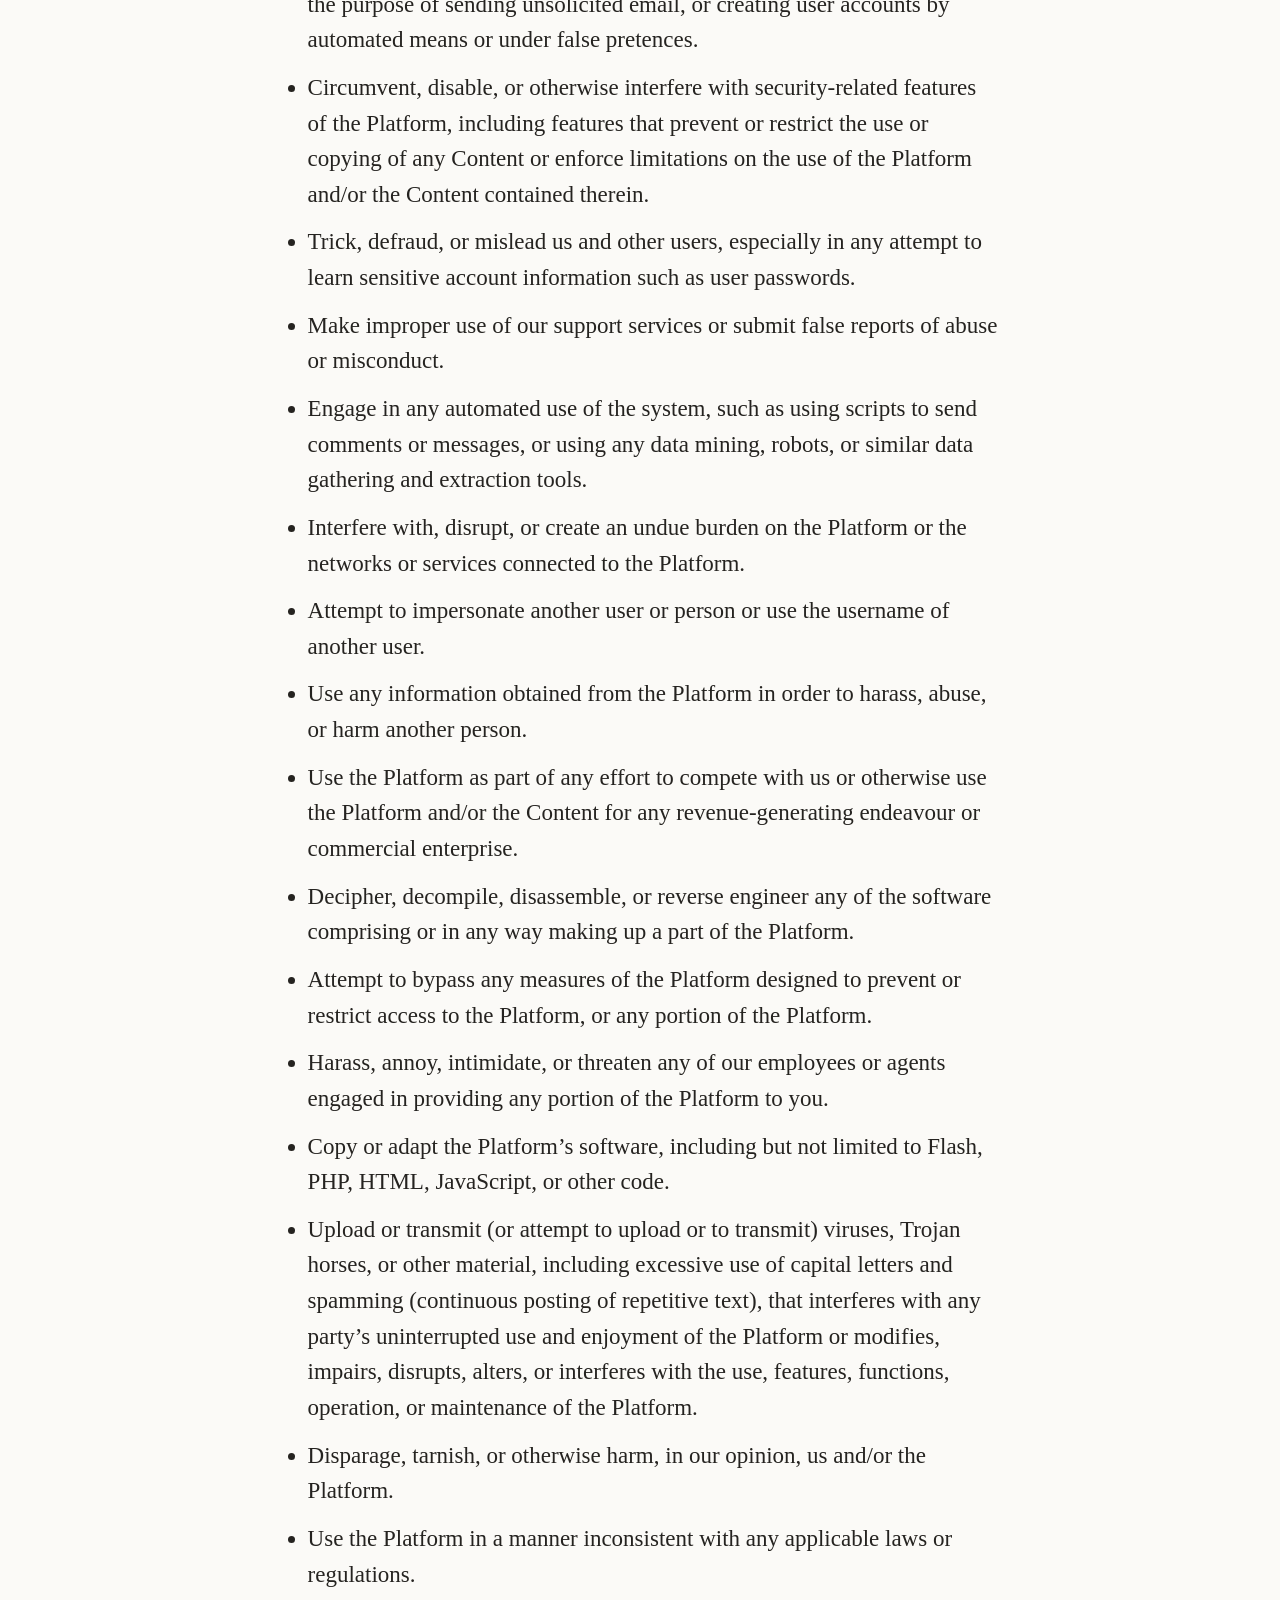
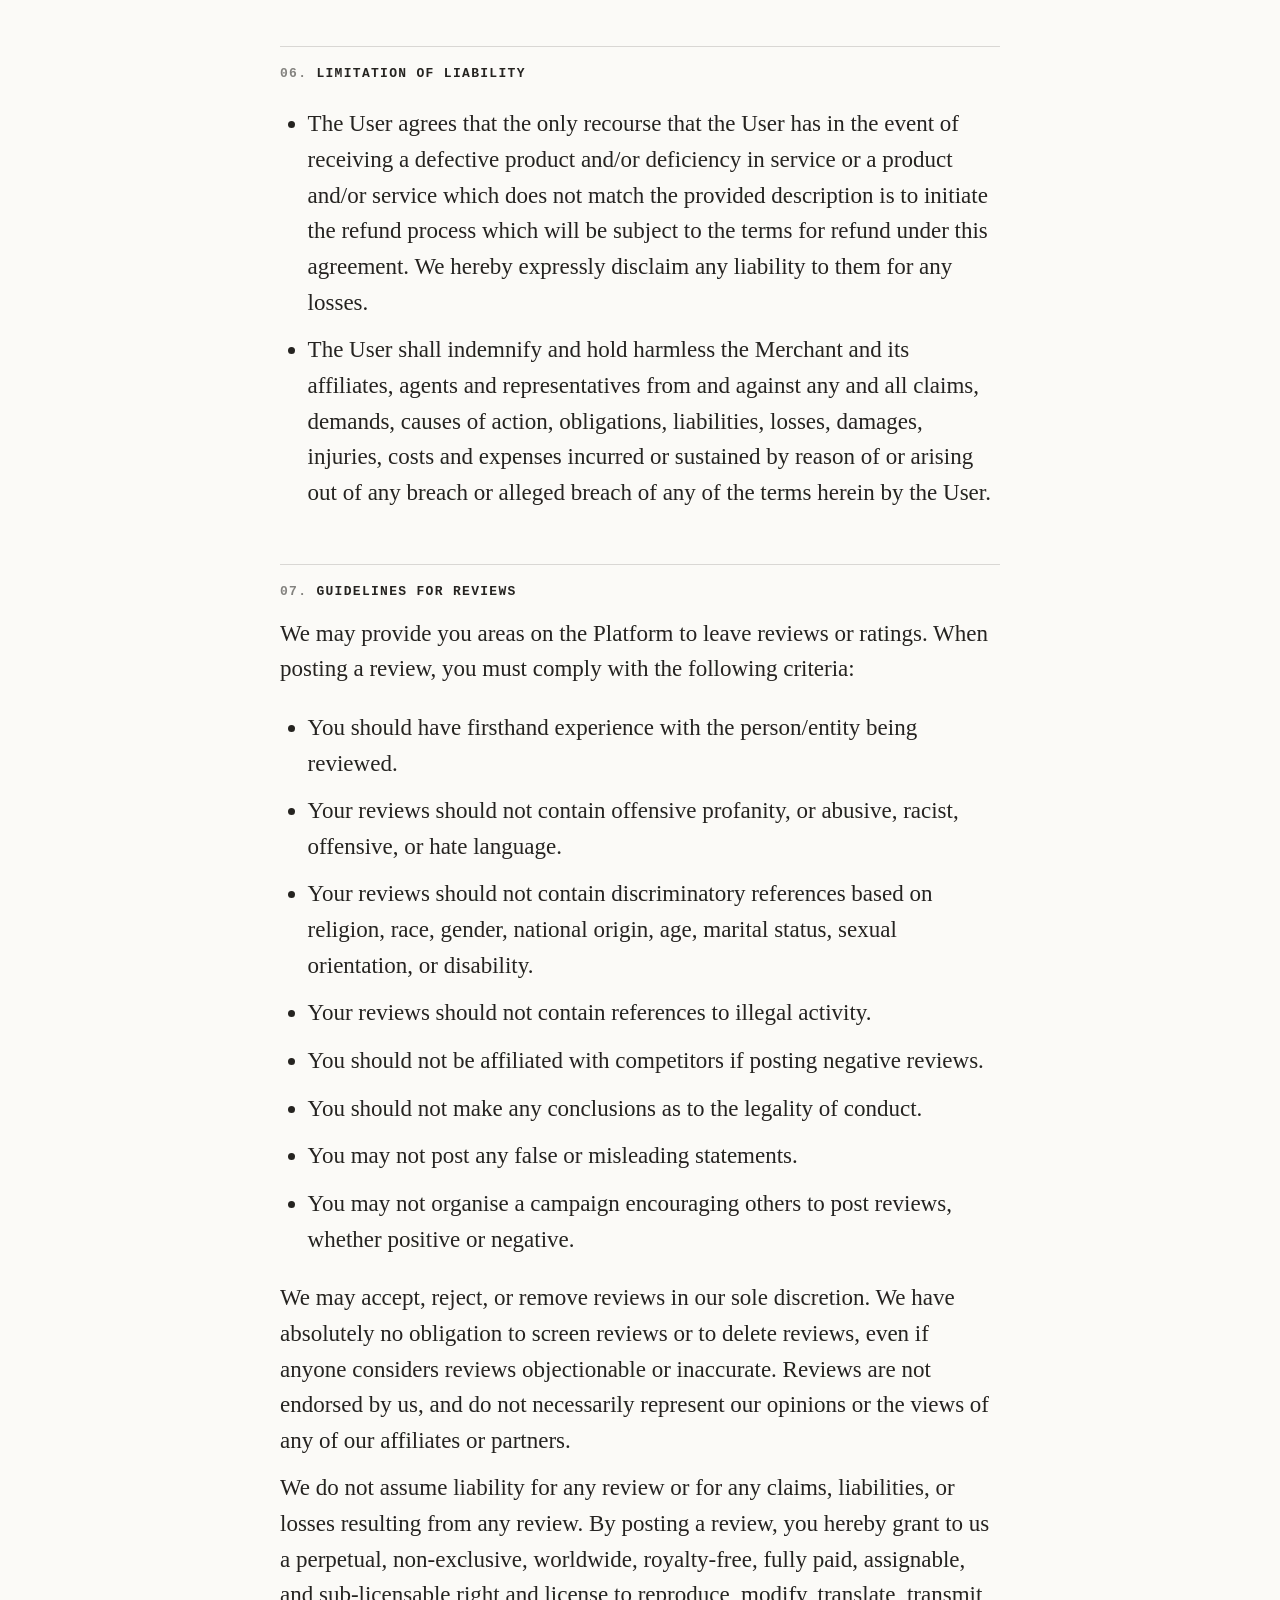
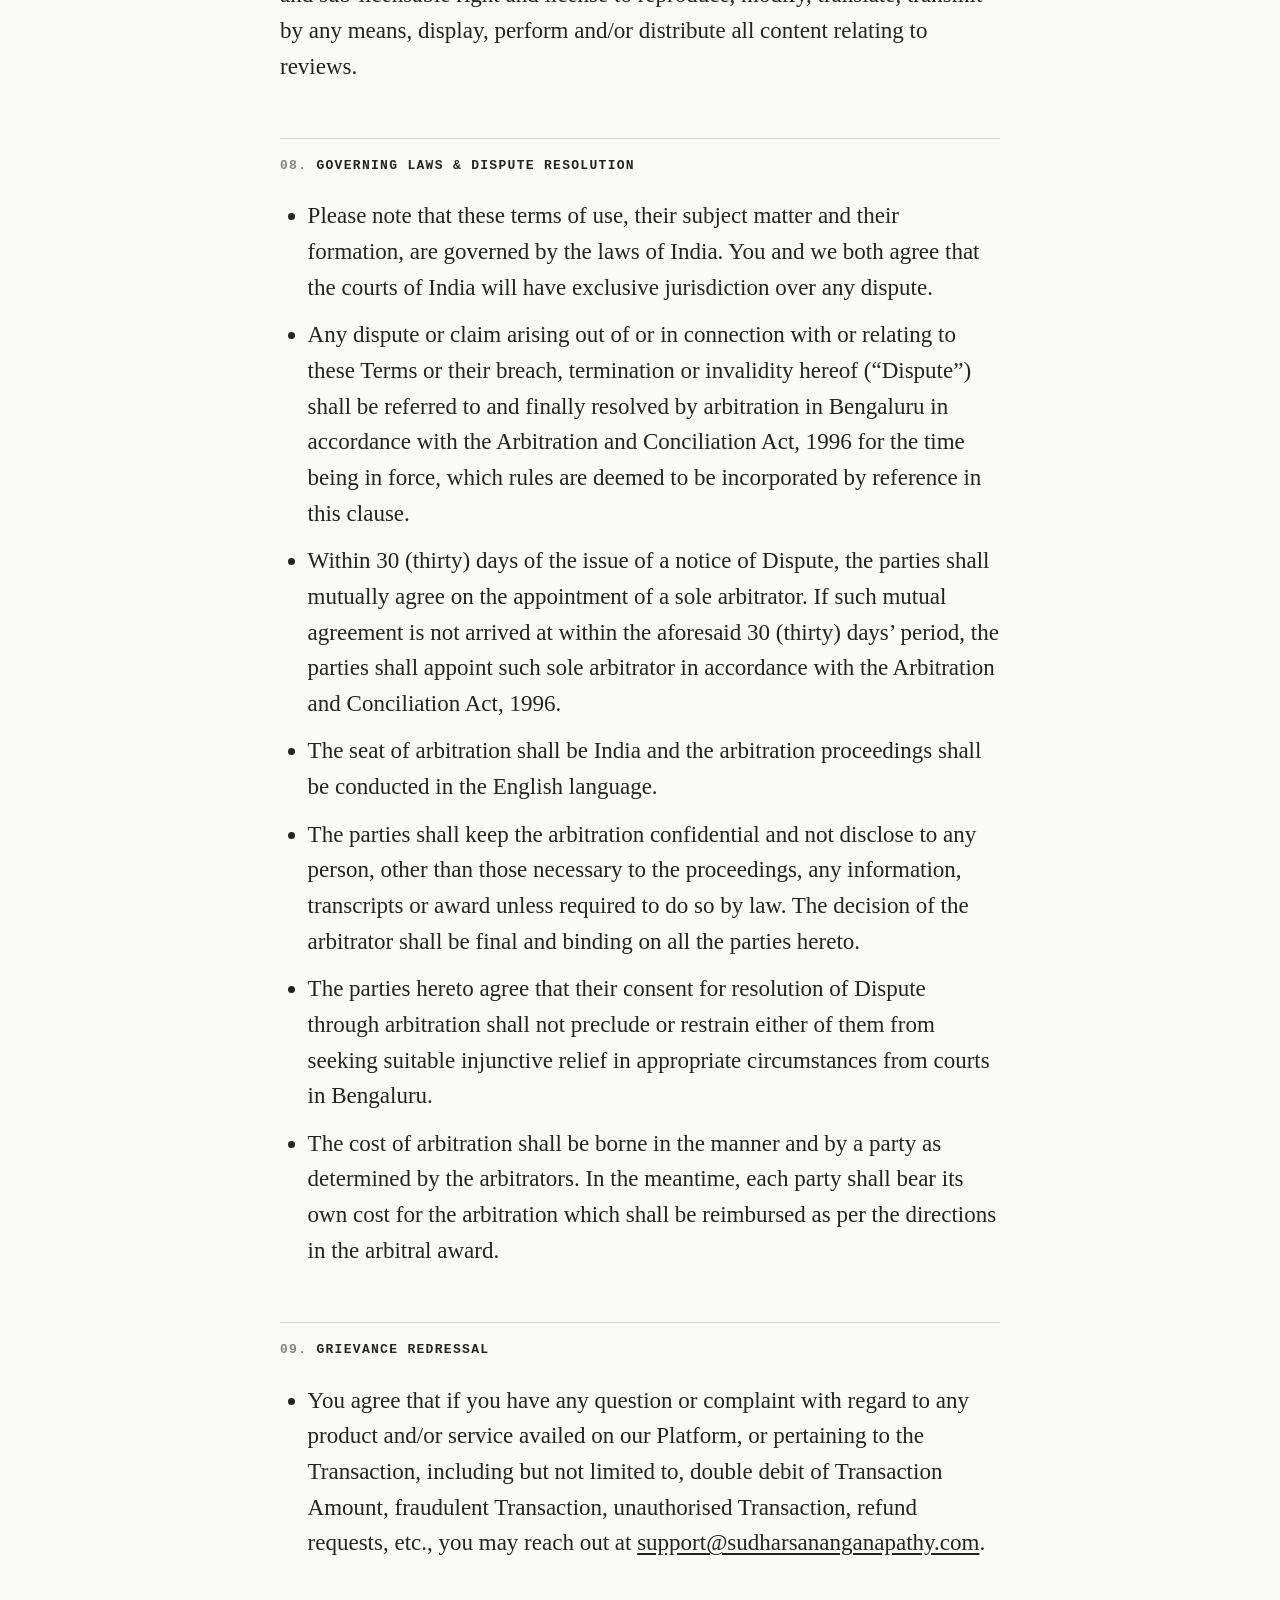
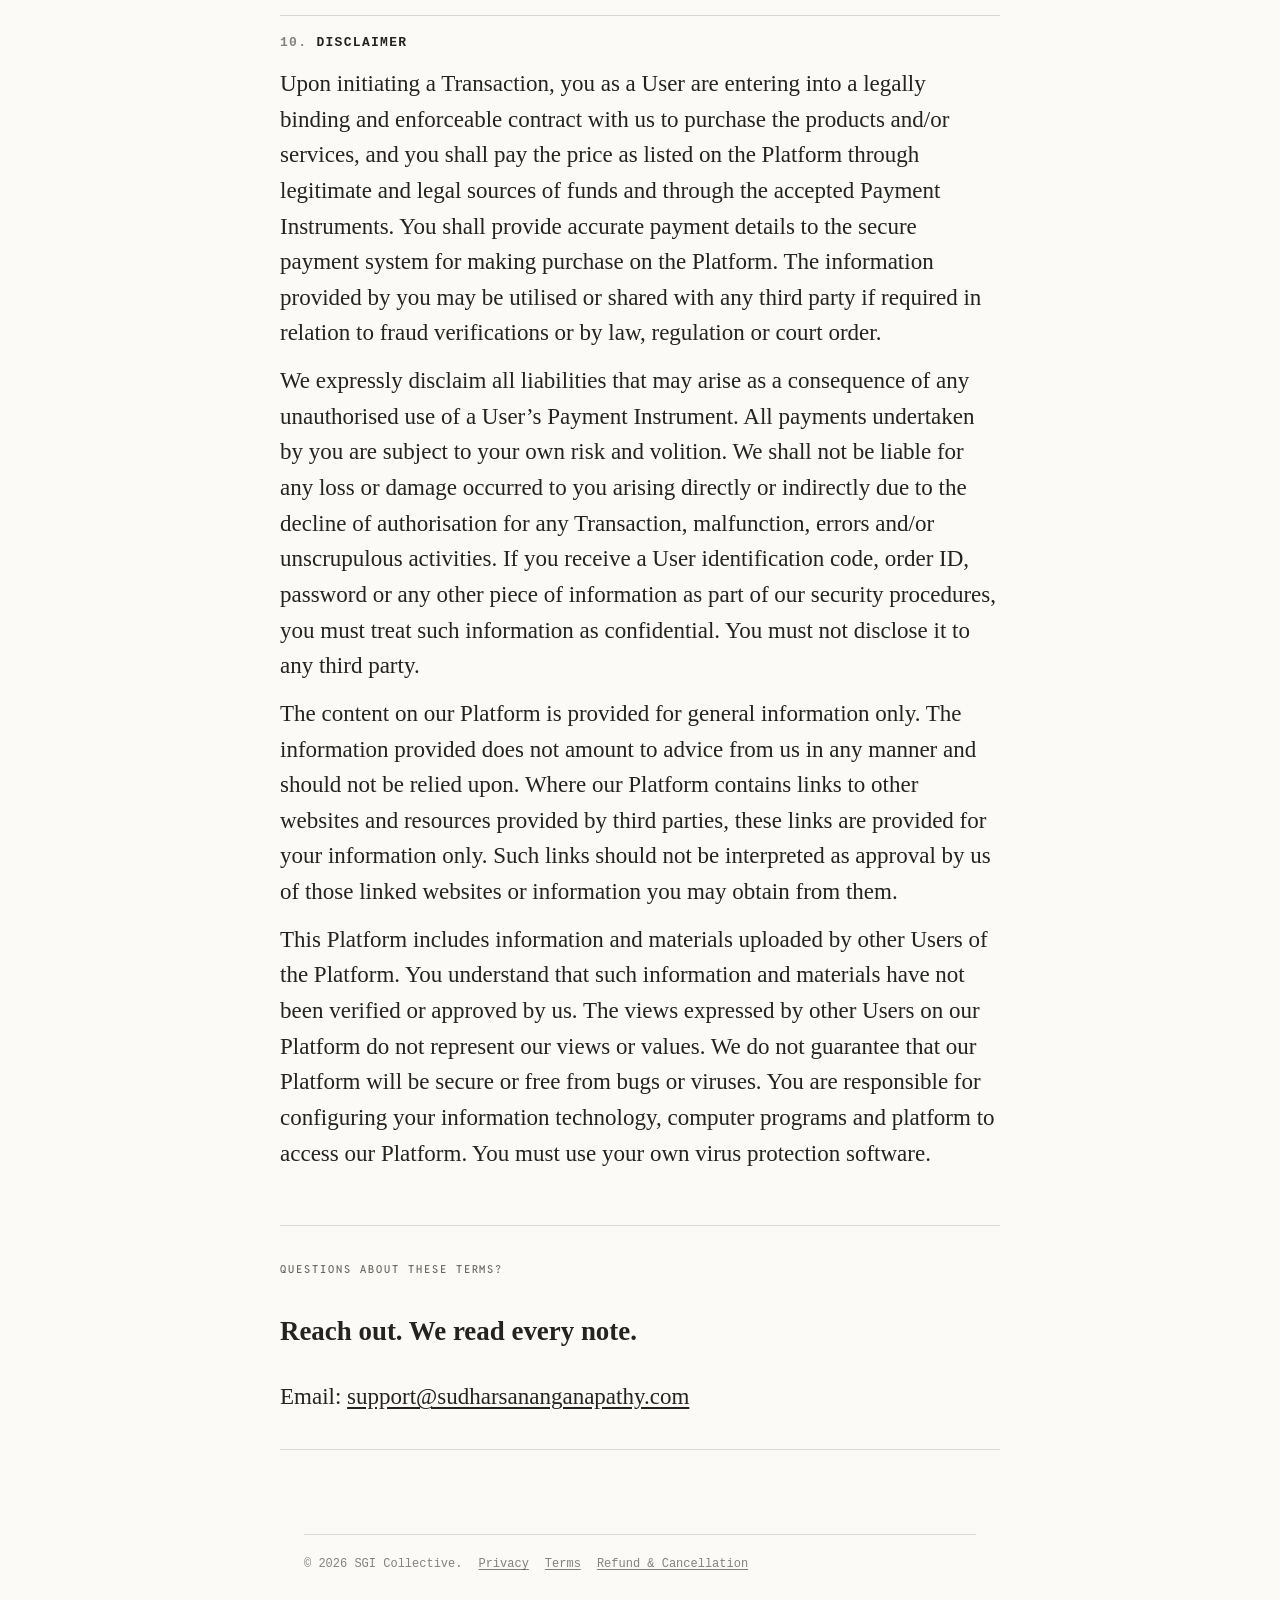
<file: terms.html>
<!doctype html>
<html lang="en">
  <head>
    <meta charset="utf-8" />
    <meta name="viewport" content="width=device-width, initial-scale=1" />
    <title>Terms and Conditions | Sudharsanan Ganapathy</title>
    <meta name="description" content="Terms and conditions for using sudharsananganapathy.com and the services offered by Sudharsanan Ganapathy Innovations LLP." />
    <link rel="preconnect" href="https://fonts.googleapis.com" />
    <link rel="preconnect" href="https://fonts.gstatic.com" crossorigin />
    <link rel="preconnect" href="https://mattrothenberg.com" />
    <link href="https://fonts.googleapis.com/css2?family=Reddit+Mono:wght@400;500&family=Reddit+Sans:wght@300;400;500;600;700;800&display=swap" rel="stylesheet" />
    <link rel="stylesheet" href="styles.css" />
  </head>
  <body class="home-editorial" data-theme="light">
    <header class="ed-nav" aria-label="Primary navigation">
      <a href="index.html" class="ed-logo">
        <span class="logo__text">
          <span class="logo__dot" aria-hidden="true"></span>
          <span>Hi! I&rsquo;m SG <span class="logo__wave" aria-hidden="true">👋🏽</span></span>
        </span>
        <img src="images/signature-white.png" class="ed-logo__sig ed-logo__sig--dark" alt="Sudharsanan Ganapathy" />
        <img src="images/signature-black.png" class="ed-logo__sig ed-logo__sig--light" alt="" aria-hidden="true" />
      </a>

      <nav class="ed-links" id="ed-site-menu" aria-label="Site">
        <a href="index.html">Home</a>
        <span>/</span>
        <a href="newsletter.html">Newsletter</a>
        <span>/</span>
        <a href="speaking.html">Speaking</a>
        <span>/</span>
        <a href="programs.html">Programs</a>
        <span>/</span>
        <a href="book.html">Book</a>
        <span>/</span>
        <a href="contact.html">Contact</a>
      </nav>

      <button class="theme-toggle" type="button" aria-label="Switch to dark mode" aria-pressed="true">
        <span class="theme-toggle__sun" aria-hidden="true"></span>
        <span class="theme-toggle__moon" aria-hidden="true"></span>
      </button>

      <button class="ed-menu-toggle" type="button" aria-label="Open menu" aria-controls="ed-site-menu" aria-expanded="false">
        <span aria-hidden="true"></span>
        <span aria-hidden="true"></span>
      </button>
    </header>

    <main class="ed-page">
      <section class="ed-hero ed-hero--page" aria-labelledby="page-title">
        <p class="ed-kicker">Legal</p>
        <h1 id="page-title">Terms &amp; Conditions.</h1>
        <p>The terms for using this platform and services offered by Sudharsanan Ganapathy Innovations LLP.</p>
        
      </section>

      <section class="ed-section ed-legal-section" aria-labelledby="legal-title">
        <h2 id="legal-title" class="ed-section-title">Document <sup>01</sup></h2>
        <article class="ed-legal-body">

          <p class="ed-legal-intro">
            By accessing this webpage, you are agreeing to be bound by these
            Terms and Conditions (&ldquo;Terms&rdquo;) in a legally binding
            agreement between us (Sudharsanan Ganapathy Innovations LLP) and
            you (The User). Please read these Terms carefully before accessing
            or using the Website. If you do not agree to the Terms, you may
            not access the Platform.
          </p>
          <p>
            We reserve the right to update and change the Terms and Conditions
            by posting updates and changes to the Platform. You are advised to
            check the Terms and Conditions from time to time for any updates or
            changes that may impact you. If at any point such amendments are
            not acceptable to you, we advise you to cease using the Platform at
            such time.
          </p>

          <h2 id="eligibility" data-num="01">Eligibility</h2>
          <ul>
            <li>You hereby represent and warrant that you have the right, power, and authority to agree to the Terms, to become a party to a legally binding agreement and to perform your obligations hereunder.</li>
          </ul>

          <h2 id="definitions" data-num="02">Definitions</h2>
          <ul>
            <li><strong>&ldquo;Payment Instrument&rdquo;</strong> includes credit card, debit card, bank account, prepaid payment instrument, Unified Payment Interface (UPI), Immediate Payment Service (IMPS) or any other methods of payments which shall be developed or added or deployed by banks and financial institutions from time to time.</li>
            <li><strong>&ldquo;Platform&rdquo;</strong> refers to the website or platform where the Merchant offers its products or services and where the Transaction may be initiated.</li>
            <li><strong>&ldquo;Transaction&rdquo;</strong> shall refer to the order or request placed by the User with the Merchant to purchase the products and/or services listed on the Platform by paying the Transaction Amount to the Merchant.</li>
            <li><strong>&ldquo;Transaction Amount&rdquo;</strong> shall mean the amount paid by the User in connection with a Transaction.</li>
            <li><strong>&ldquo;User/Users&rdquo;</strong> means any person availing the products and/or services offered on the Platform.</li>
            <li><strong>&ldquo;Website&rdquo;</strong> shall mean the website or mobile application through which the Platform is made available.</li>
          </ul>

          <h2 id="merchant-rights" data-num="03">Merchant&rsquo;s rights</h2>
          <ul>
            <li>You agree that we may collect, store, and share the information provided by you in order to deliver the products and/or services availed by you on our Platform and/or contact you in relation to the same.</li>
          </ul>

          <h2 id="responsibilities" data-num="04">Your responsibilities</h2>
          <ul>
            <li>You agree to provide us with true, complete and up-to-date information about yourself as may be required for the purpose of completing the Transactions. This information includes but is not limited to the personal details such as name, email address, phone number, delivery address, age, and gender (or any other information that we may deem necessary for us to fulfil the Transaction) as well as the accurate payment information required for the transaction.</li>
          </ul>

          <h2 id="prohibited" data-num="05">Prohibited actions</h2>
          <p>
            You may not access or use the Platform for any purpose other than
            that for which we make the Platform available. The Platform may not
            be used in connection with any commercial endeavours except those
            that are specifically endorsed or approved by us. As a User of the
            Platform, you agree not to:
          </p>
          <ul>
            <li>Systematically retrieve data or other content from the Platform to create or compile, directly or indirectly, a collection, compilation, database, or directory without written permission from us.</li>
            <li>Make any unauthorised use of the Platform, including collecting usernames and/or email addresses of users by electronic or other means for the purpose of sending unsolicited email, or creating user accounts by automated means or under false pretences.</li>
            <li>Circumvent, disable, or otherwise interfere with security-related features of the Platform, including features that prevent or restrict the use or copying of any Content or enforce limitations on the use of the Platform and/or the Content contained therein.</li>
            <li>Trick, defraud, or mislead us and other users, especially in any attempt to learn sensitive account information such as user passwords.</li>
            <li>Make improper use of our support services or submit false reports of abuse or misconduct.</li>
            <li>Engage in any automated use of the system, such as using scripts to send comments or messages, or using any data mining, robots, or similar data gathering and extraction tools.</li>
            <li>Interfere with, disrupt, or create an undue burden on the Platform or the networks or services connected to the Platform.</li>
            <li>Attempt to impersonate another user or person or use the username of another user.</li>
            <li>Use any information obtained from the Platform in order to harass, abuse, or harm another person.</li>
            <li>Use the Platform as part of any effort to compete with us or otherwise use the Platform and/or the Content for any revenue-generating endeavour or commercial enterprise.</li>
            <li>Decipher, decompile, disassemble, or reverse engineer any of the software comprising or in any way making up a part of the Platform.</li>
            <li>Attempt to bypass any measures of the Platform designed to prevent or restrict access to the Platform, or any portion of the Platform.</li>
            <li>Harass, annoy, intimidate, or threaten any of our employees or agents engaged in providing any portion of the Platform to you.</li>
            <li>Copy or adapt the Platform&rsquo;s software, including but not limited to Flash, PHP, HTML, JavaScript, or other code.</li>
            <li>Upload or transmit (or attempt to upload or to transmit) viruses, Trojan horses, or other material, including excessive use of capital letters and spamming (continuous posting of repetitive text), that interferes with any party&rsquo;s uninterrupted use and enjoyment of the Platform or modifies, impairs, disrupts, alters, or interferes with the use, features, functions, operation, or maintenance of the Platform.</li>
            <li>Disparage, tarnish, or otherwise harm, in our opinion, us and/or the Platform.</li>
            <li>Use the Platform in a manner inconsistent with any applicable laws or regulations.</li>
          </ul>

          <h2 id="liability" data-num="06">Limitation of liability</h2>
          <ul>
            <li>The User agrees that the only recourse that the User has in the event of receiving a defective product and/or deficiency in service or a product and/or service which does not match the provided description is to initiate the refund process which will be subject to the terms for refund under this agreement. We hereby expressly disclaim any liability to them for any losses.</li>
            <li>The User shall indemnify and hold harmless the Merchant and its affiliates, agents and representatives from and against any and all claims, demands, causes of action, obligations, liabilities, losses, damages, injuries, costs and expenses incurred or sustained by reason of or arising out of any breach or alleged breach of any of the terms herein by the User.</li>
          </ul>

          <h2 id="reviews" data-num="07">Guidelines for reviews</h2>
          <p>
            We may provide you areas on the Platform to leave reviews or
            ratings. When posting a review, you must comply with the following
            criteria:
          </p>
          <ul>
            <li>You should have firsthand experience with the person/entity being reviewed.</li>
            <li>Your reviews should not contain offensive profanity, or abusive, racist, offensive, or hate language.</li>
            <li>Your reviews should not contain discriminatory references based on religion, race, gender, national origin, age, marital status, sexual orientation, or disability.</li>
            <li>Your reviews should not contain references to illegal activity.</li>
            <li>You should not be affiliated with competitors if posting negative reviews.</li>
            <li>You should not make any conclusions as to the legality of conduct.</li>
            <li>You may not post any false or misleading statements.</li>
            <li>You may not organise a campaign encouraging others to post reviews, whether positive or negative.</li>
          </ul>
          <p>
            We may accept, reject, or remove reviews in our sole discretion. We
            have absolutely no obligation to screen reviews or to delete
            reviews, even if anyone considers reviews objectionable or
            inaccurate. Reviews are not endorsed by us, and do not necessarily
            represent our opinions or the views of any of our affiliates or
            partners.
          </p>
          <p>
            We do not assume liability for any review or for any claims,
            liabilities, or losses resulting from any review. By posting a
            review, you hereby grant to us a perpetual, non-exclusive,
            worldwide, royalty-free, fully paid, assignable, and sub-licensable
            right and license to reproduce, modify, translate, transmit by any
            means, display, perform and/or distribute all content relating to
            reviews.
          </p>

          <h2 id="governing" data-num="08">Governing laws &amp; dispute resolution</h2>
          <ul>
            <li>Please note that these terms of use, their subject matter and their formation, are governed by the laws of India. You and we both agree that the courts of India will have exclusive jurisdiction over any dispute.</li>
            <li>Any dispute or claim arising out of or in connection with or relating to these Terms or their breach, termination or invalidity hereof (&ldquo;Dispute&rdquo;) shall be referred to and finally resolved by arbitration in Bengaluru in accordance with the Arbitration and Conciliation Act, 1996 for the time being in force, which rules are deemed to be incorporated by reference in this clause.</li>
            <li>Within 30 (thirty) days of the issue of a notice of Dispute, the parties shall mutually agree on the appointment of a sole arbitrator. If such mutual agreement is not arrived at within the aforesaid 30 (thirty) days&rsquo; period, the parties shall appoint such sole arbitrator in accordance with the Arbitration and Conciliation Act, 1996.</li>
            <li>The seat of arbitration shall be India and the arbitration proceedings shall be conducted in the English language.</li>
            <li>The parties shall keep the arbitration confidential and not disclose to any person, other than those necessary to the proceedings, any information, transcripts or award unless required to do so by law. The decision of the arbitrator shall be final and binding on all the parties hereto.</li>
            <li>The parties hereto agree that their consent for resolution of Dispute through arbitration shall not preclude or restrain either of them from seeking suitable injunctive relief in appropriate circumstances from courts in Bengaluru.</li>
            <li>The cost of arbitration shall be borne in the manner and by a party as determined by the arbitrators. In the meantime, each party shall bear its own cost for the arbitration which shall be reimbursed as per the directions in the arbitral award.</li>
          </ul>

          <h2 id="grievance" data-num="09">Grievance redressal</h2>
          <ul>
            <li>You agree that if you have any question or complaint with regard to any product and/or service availed on our Platform, or pertaining to the Transaction, including but not limited to, double debit of Transaction Amount, fraudulent Transaction, unauthorised Transaction, refund requests, etc., you may reach out at <a href="mailto:support@sudharsananganapathy.com">support@sudharsananganapathy.com</a>.</li>
          </ul>

          <h2 id="disclaimer" data-num="10">Disclaimer</h2>
          <p>
            Upon initiating a Transaction, you as a User are entering into a
            legally binding and enforceable contract with us to purchase the
            products and/or services, and you shall pay the price as listed on
            the Platform through legitimate and legal sources of funds and
            through the accepted Payment Instruments. You shall provide
            accurate payment details to the secure payment system for making
            purchase on the Platform. The information provided by you may be
            utilised or shared with any third party if required in relation to
            fraud verifications or by law, regulation or court order.
          </p>
          <p>
            We expressly disclaim all liabilities that may arise as a
            consequence of any unauthorised use of a User&rsquo;s Payment
            Instrument. All payments undertaken by you are subject to your own
            risk and volition. We shall not be liable for any loss or damage
            occurred to you arising directly or indirectly due to the decline
            of authorisation for any Transaction, malfunction, errors and/or
            unscrupulous activities. If you receive a User identification code,
            order ID, password or any other piece of information as part of our
            security procedures, you must treat such information as
            confidential. You must not disclose it to any third party.
          </p>
          <p>
            The content on our Platform is provided for general information
            only. The information provided does not amount to advice from us in
            any manner and should not be relied upon. Where our Platform
            contains links to other websites and resources provided by third
            parties, these links are provided for your information only. Such
            links should not be interpreted as approval by us of those linked
            websites or information you may obtain from them.
          </p>
          <p>
            This Platform includes information and materials uploaded by other
            Users of the Platform. You understand that such information and
            materials have not been verified or approved by us. The views
            expressed by other Users on our Platform do not represent our views
            or values. We do not guarantee that our Platform will be secure or
            free from bugs or viruses. You are responsible for configuring your
            information technology, computer programs and platform to access
            our Platform. You must use your own virus protection software.
          </p>

          <div class="ed-legal-contact">
            <span class="eyebrow">Questions about these terms?</span>
            <h3>Reach out. We read every note.</h3>
            <p>
              Email:
              <a class="ed-link" href="mailto:support@sudharsananganapathy.com">support@sudharsananganapathy.com</a>
            </p>
          </div>
        
        </article>
      </section>

      <footer class="ed-footer">
        <div class="ed-legal">
          <span>&copy; <span id="y"></span> SGI Collective.</span>
          <a href="privacy.html">Privacy</a>
          <a href="terms.html">Terms</a>
          <a href="refund.html">Refund &amp; Cancellation</a>
        </div>
      </footer>
    </main>

    <script>document.getElementById("y").textContent = new Date().getFullYear();</script>
    <script src="script.js"></script>
  </body>
</html>
</file>
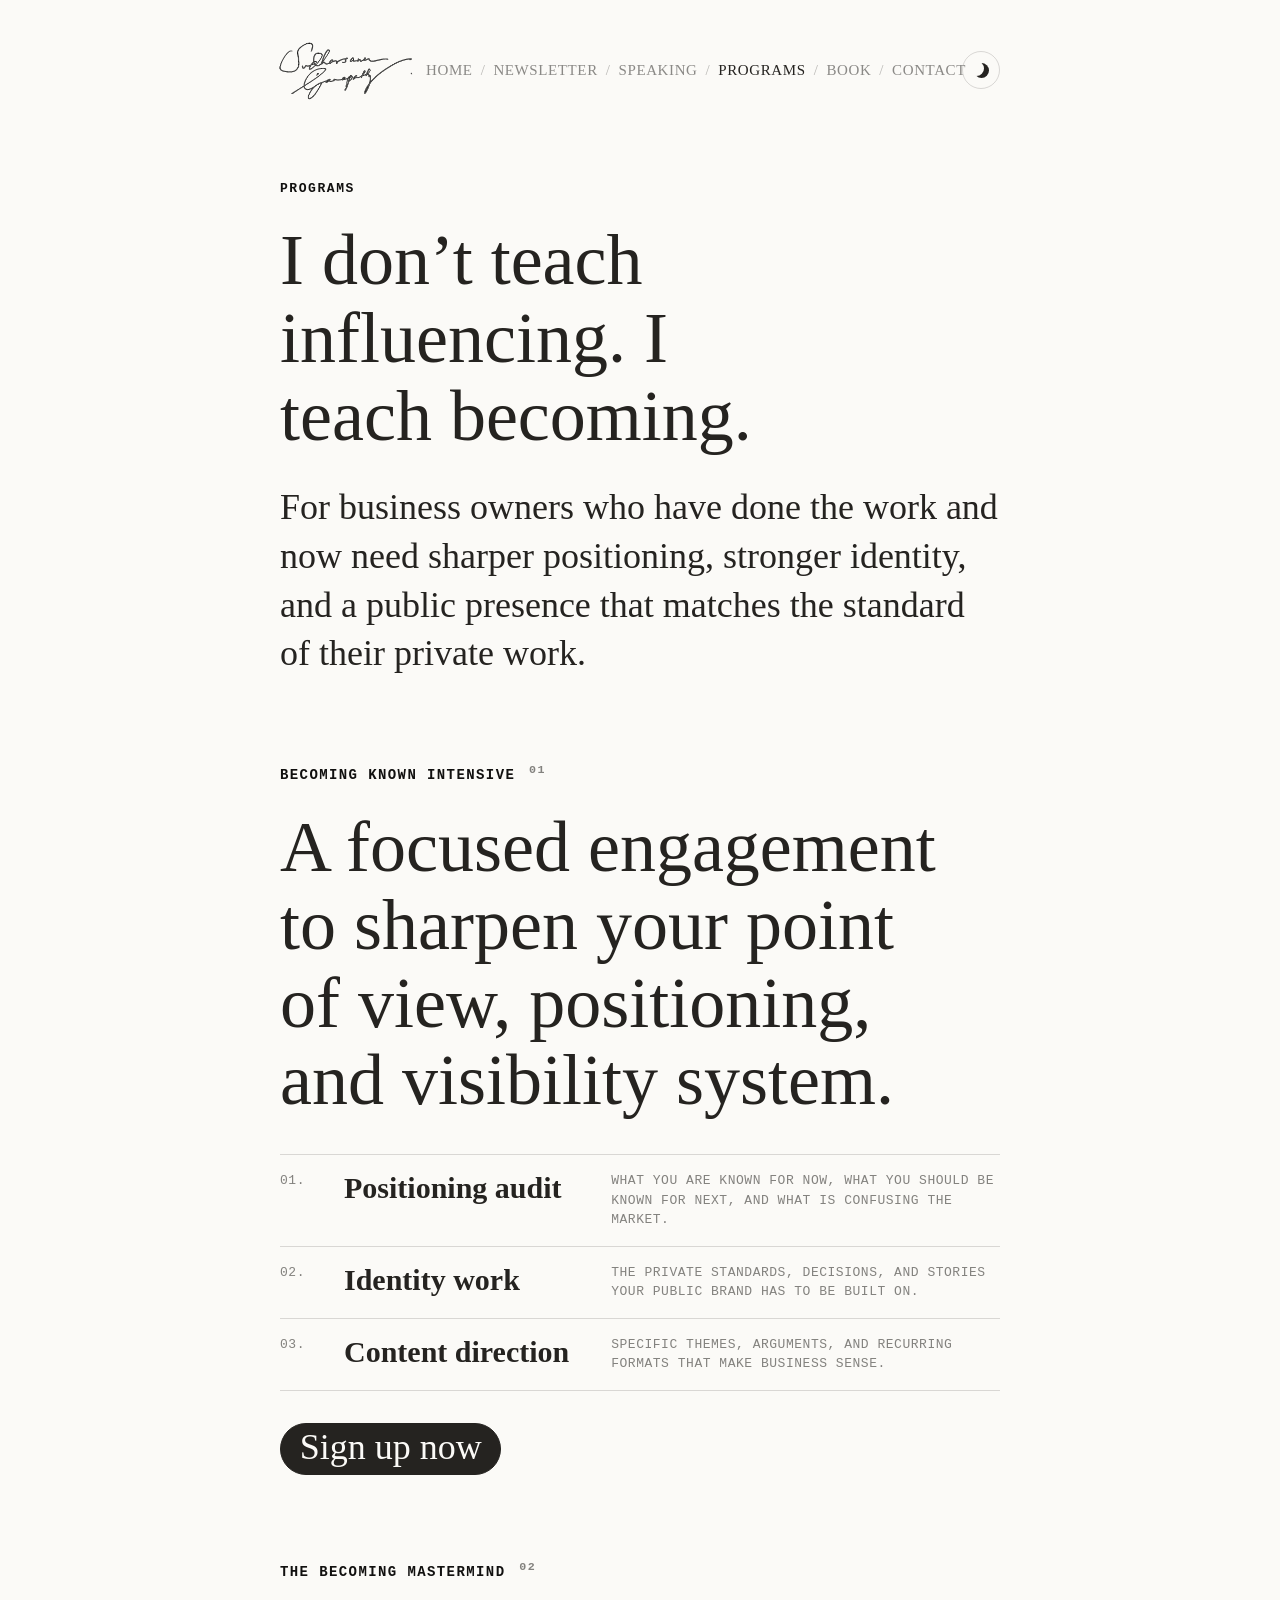
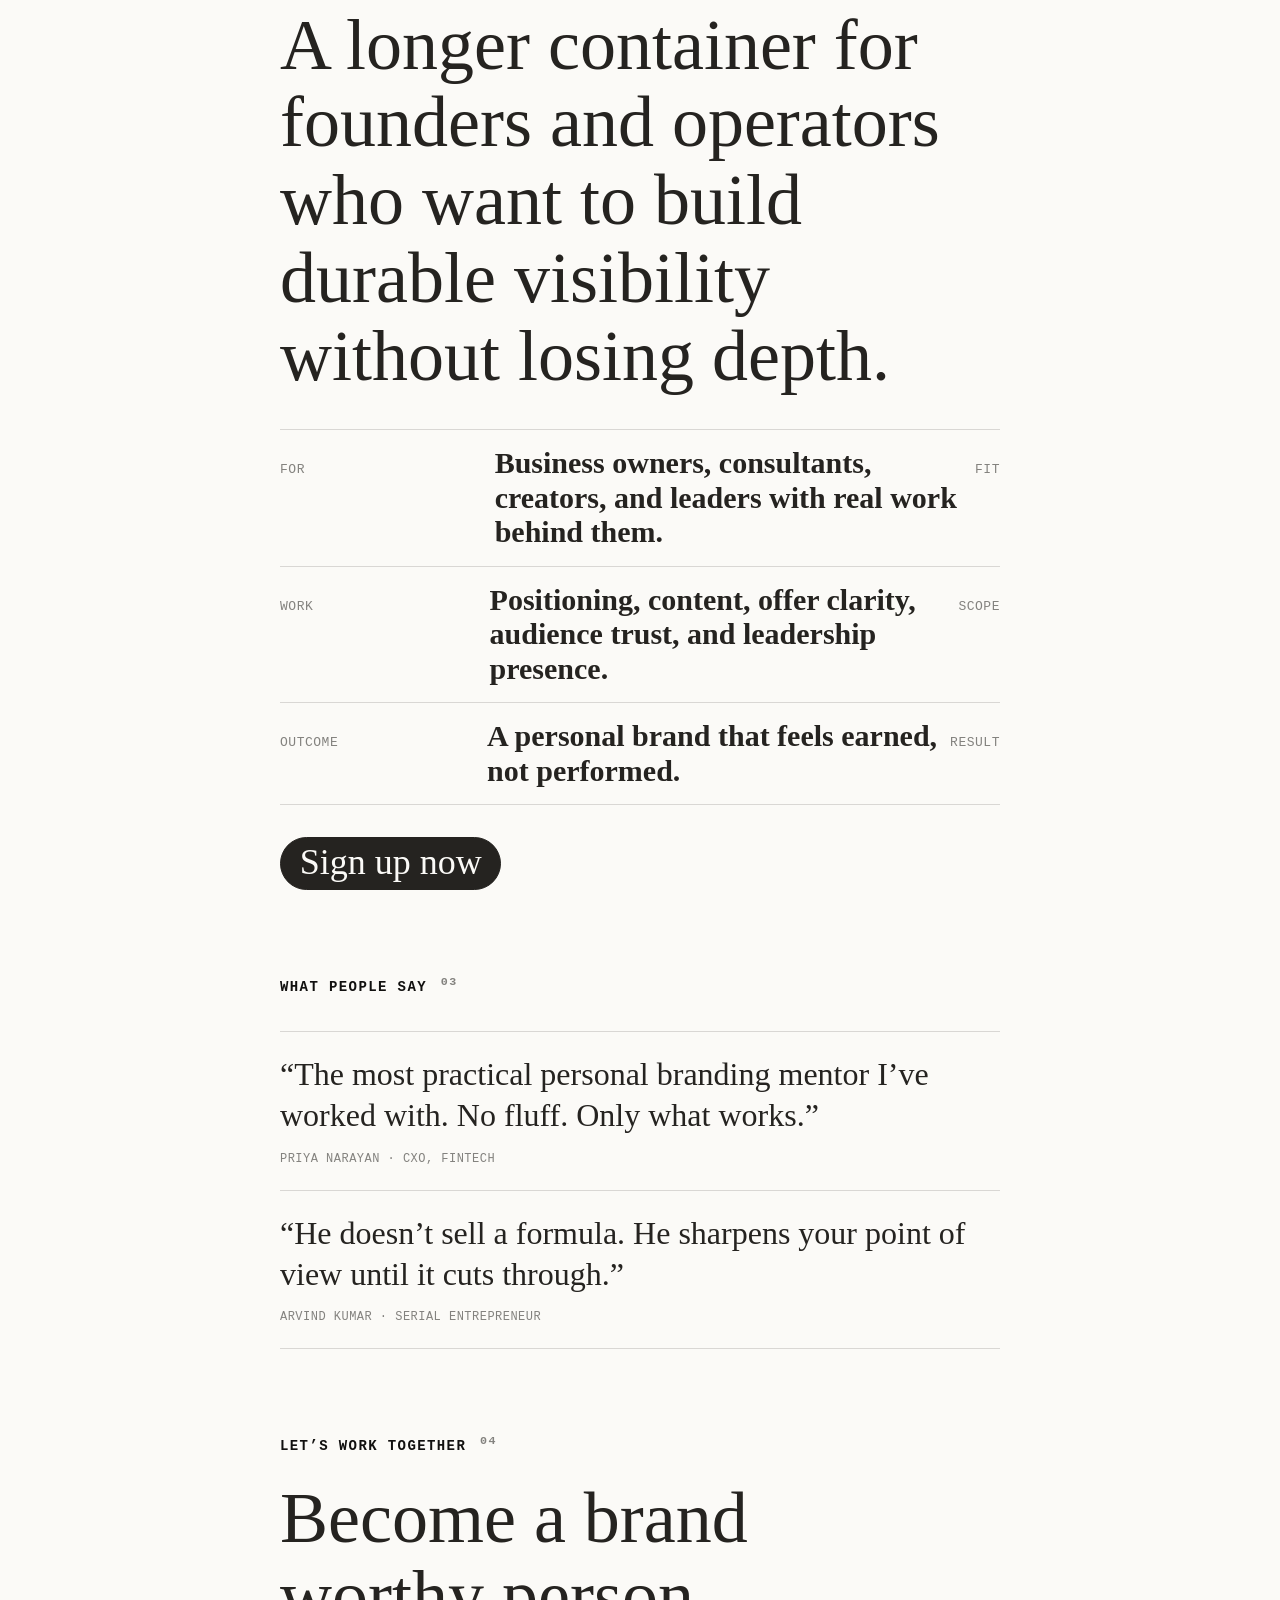
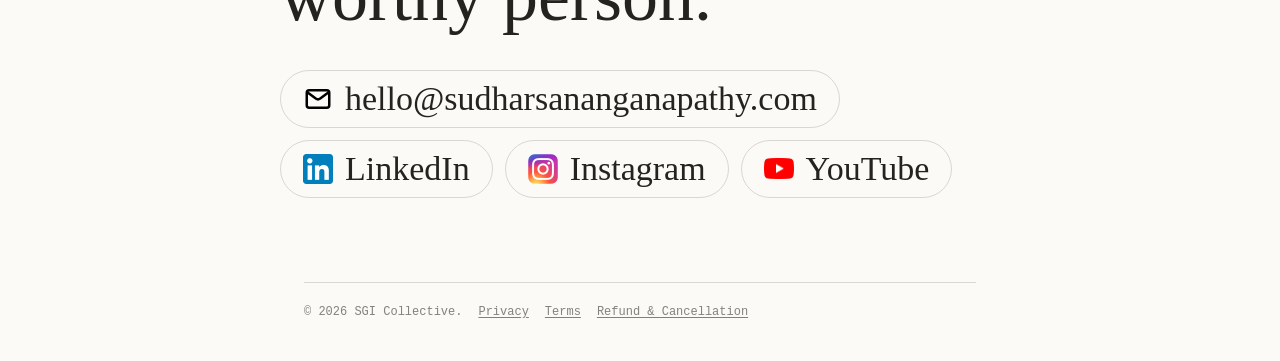
<file: work-with-me.html>
<!doctype html>
<html lang="en">
  <head>
    <meta charset="utf-8" />
    <meta name="viewport" content="width=device-width, initial-scale=1" />
    <title>Page hidden | Sudharsanan Ganapathy</title>
    <meta name="robots" content="noindex, nofollow" />
    <meta http-equiv="refresh" content="0; url=programs.html" />
    <link rel="canonical" href="programs.html" />
  </head>
  <body>
    <p>This page has moved to <a href="programs.html">Programs</a>.</p>
  </body>
</html>
</file>
<file: styles.css>
/* ========================================
   Tokens
   ======================================== */
:root {
  --ink: #0f0f10;
  --ink-2: #2a2a2c;
  --paper: #ffffff;
  --paper-2: #f6f2e9;
  --cream: #f3ead6;
  --signal: #ffd400;
  --signal-soft: #fff4b8;
  --rule: #1a1a1a;
  --rule-soft: #e7e4dc;
  --muted: #6c6c66;

  --ease: cubic-bezier(0.22, 1, 0.36, 1);
  --radius: 20px;
  --radius-lg: 28px;
  --max: 1280px;

  font-family: "Reddit Sans", ui-sans-serif, system-ui, sans-serif;
}

* {
  box-sizing: border-box;
}

html {
  -webkit-font-smoothing: antialiased;
  -moz-osx-font-smoothing: grayscale;
  text-rendering: optimizeLegibility;
  scroll-behavior: smooth;
}

body {
  margin: 0;
  background: var(--paper);
  color: var(--ink);
  font-weight: 400;
  line-height: 1.5;
  overflow-x: hidden;
}

img,
video,
svg {
  display: block;
  max-width: 100%;
}

a {
  color: inherit;
  text-decoration: none;
}

button {
  font: inherit;
  cursor: pointer;
  background: none;
  border: none;
  color: inherit;
}

::selection {
  background: var(--signal);
  color: var(--ink);
}

/* ========================================
   Type scale
   ======================================== */
.eyebrow {
  font-family: "Reddit Mono", ui-monospace, monospace;
  font-size: 11px;
  letter-spacing: 0.18em;
  text-transform: uppercase;
  color: var(--muted);
  font-weight: 500;
}

.display-xxl {
  font-size: clamp(32px, 5vw, 64px);
  line-height: 1.05;
  letter-spacing: -0.03em;
  font-weight: 700;
  margin: 0;
}

.display-xl {
  font-size: clamp(26px, 3.8vw, 48px);
  line-height: 1.1;
  letter-spacing: -0.025em;
  font-weight: 700;
  margin: 0;
}

.display-lg {
  font-size: clamp(22px, 2.8vw, 36px);
  line-height: 1.15;
  letter-spacing: -0.02em;
  font-weight: 700;
  margin: 0;
}

.display-md {
  font-size: clamp(18px, 1.9vw, 24px);
  line-height: 1.25;
  letter-spacing: -0.015em;
  font-weight: 600;
  margin: 0;
}

.display-sm {
  font-size: clamp(15px, 1.3vw, 18px);
  line-height: 1.35;
  letter-spacing: -0.01em;
  font-weight: 600;
  margin: 0;
}

.lede {
  font-size: clamp(15px, 1vw, 16px);
  line-height: 1.7;
  color: var(--ink-2);
}

.muted {
  color: var(--muted);
}

/* ========================================
   Layout primitives
   ======================================== */
.wrap {
  width: 100%;
  max-width: var(--max);
  margin: 0 auto;
  padding: 0 24px;
}

@media (min-width: 768px) {
  .wrap {
    padding: 0 40px;
  }
}

.section {
  padding: clamp(64px, 8vw, 112px) 0;
}

.section-sm {
  padding: clamp(48px, 6vw, 80px) 0;
}

.section-title {
  display: flex;
  flex-direction: column;
  gap: 16px;
  max-width: 560px;
  margin-bottom: clamp(40px, 5vw, 64px);
}

/* ========================================
   Nav
   ======================================== */
.nav {
  position: absolute;
  top: 0;
  left: 0;
  right: 0;
  z-index: 100;
  background: transparent;
  border: none;
}

.nav__inner {
  display: flex;
  align-items: center;
  justify-content: space-between;
  height: 88px;
  max-width: var(--max);
  margin: 0 auto;
  padding: 16px 24px 0;
}

@media (min-width: 768px) {
  .nav__inner {
    height: 104px;
    padding: 24px 40px 0;
  }
}

.logo {
  display: inline-flex;
  align-items: center;
  gap: 10px;
  font-weight: 600;
  letter-spacing: -0.01em;
  font-size: 16px;
  color: var(--ink);
}

.logo__dot {
  display: inline-block;
  width: 10px;
  height: 10px;
  border-radius: 50%;
  background: var(--signal);
  border: 1px solid var(--ink);
  flex-shrink: 0;
  transition: transform 400ms var(--ease);
}

.logo:hover .logo__dot {
  transform: scale(1.25);
}

.logo__wave {
  display: inline-block;
  transform-origin: 70% 80%;
  transition: transform 500ms var(--ease);
}

.logo:hover .logo__wave {
  animation: wave 900ms var(--ease);
}

@keyframes wave {
  0%   { transform: rotate(0deg); }
  15%  { transform: rotate(18deg); }
  30%  { transform: rotate(-12deg); }
  45%  { transform: rotate(14deg); }
  60%  { transform: rotate(-6deg); }
  75%  { transform: rotate(8deg); }
  100% { transform: rotate(0deg); }
}

.logo__text {
  display: none;
}

.logo__sig {
  height: 120px;
  width: auto;
  display: block;
  margin-left: -8px;
}

@media (min-width: 768px) {
  .logo__sig {
    height: 192px;
    margin-left: -16px;
  }
}

.nav__links {
  display: none;
  align-items: center;
  gap: 4px;
  list-style: none;
  padding: 10px 14px;
  margin: 0;
  background: var(--paper);
  border-radius: 999px;
  box-shadow:
    0 14px 40px -14px rgba(0, 0, 0, 0.18),
    0 2px 10px -2px rgba(0, 0, 0, 0.06),
    0 0 0 1px rgba(0, 0, 0, 0.04);
}

@media (min-width: 900px) {
  .nav__links {
    display: inline-flex;
  }
}

.nav__link {
  font-size: 14px;
  letter-spacing: -0.005em;
  font-weight: 500;
  position: relative;
  padding: 8px 14px;
  border-radius: 999px;
  color: var(--ink);
  transition: background 260ms var(--ease), color 260ms var(--ease);
}

.nav__link:hover {
  background: var(--paper-2, #f4f2ee);
}

.nav__link.is-active {
  background: var(--ink);
  color: var(--paper);
}

.nav__cta {
  display: inline-flex;
  align-items: center;
  gap: 6px;
  padding: 8px 16px;
  background: var(--ink);
  color: var(--paper);
  border-radius: 999px;
  font-size: 13px;
  font-weight: 500;
  letter-spacing: -0.005em;
  margin-left: 6px;
  transition:
    background 260ms var(--ease),
    color 260ms var(--ease);
}

.nav__cta:hover {
  background: var(--signal);
  color: var(--ink);
}

.nav__cta svg {
  transition: transform 260ms var(--ease);
}

.nav__cta:hover svg {
  transform: translateX(2px);
}

.nav__burger {
  display: inline-flex;
  width: 40px;
  height: 40px;
  align-items: center;
  justify-content: center;
  position: relative;
}

@media (min-width: 900px) {
  .nav__burger {
    display: none;
  }
}

.nav__burger span {
  position: absolute;
  width: 22px;
  height: 1.5px;
  background: var(--ink);
  transition: transform 320ms var(--ease);
}

.nav__burger span:nth-child(1) {
  transform: translateY(-4px);
}

.nav__burger span:nth-child(2) {
  transform: translateY(4px);
}

.nav.is-open .nav__burger span:nth-child(1) {
  transform: rotate(45deg);
}

.nav.is-open .nav__burger span:nth-child(2) {
  transform: rotate(-45deg);
}

.nav__sheet {
  display: none;
  overflow: hidden;
  background: var(--paper);
}

.nav.is-open .nav__sheet {
  display: block;
  max-height: 80vh;
  border-top: 1px solid var(--rule-soft);
}

.nav__sheet-inner {
  padding: 24px;
  display: flex;
  flex-direction: column;
  gap: 4px;
}

.nav__sheet-inner a {
  font-size: 20px;
  font-weight: 600;
  letter-spacing: -0.015em;
  padding: 10px 0;
  color: var(--ink);
}

/* ========================================
   Hero — full-bleed stage image (home)
   ======================================== */
.hero-stage {
  position: relative;
  min-height: 100vh;
  color: #fff;
  background: #050608;
  overflow: hidden;
  isolation: isolate;
}

.hero-stage__bg {
  position: absolute;
  inset: 0;
  z-index: 0;
}

.hero-stage__bg img {
  width: 100%;
  height: 100%;
  object-fit: cover;
  object-position: 72% 35%;
  display: block;
}

.hero-stage__bg::after {
  content: "";
  position: absolute;
  inset: 0;
  background:
    linear-gradient(
      180deg,
      rgba(0, 0, 0, 0.55) 0%,
      rgba(0, 0, 0, 0.2) 30%,
      rgba(0, 0, 0, 0.55) 70%,
      rgba(0, 0, 0, 0.9) 100%
    ),
    linear-gradient(
      90deg,
      rgba(0, 0, 0, 0.75) 0%,
      rgba(0, 0, 0, 0.35) 45%,
      rgba(0, 0, 0, 0) 75%
    );
  pointer-events: none;
}

.hero-stage__inner {
  position: relative;
  z-index: 1;
  max-width: var(--max);
  margin: 0 auto;
  padding: clamp(160px, 22vh, 240px) 24px clamp(72px, 10vh, 120px);
  display: flex;
  flex-direction: column;
  gap: clamp(18px, 2.2vw, 26px);
  min-height: 100vh;
  justify-content: flex-end;
}

@media (min-width: 768px) {
  .hero-stage__inner {
    padding: clamp(180px, 24vh, 260px) 40px clamp(80px, 10vh, 120px);
  }
}

.hero-stage__kicker {
  color: rgba(255, 255, 255, 0.72);
  display: inline-block;
}

.hero-stage__kicker::before {
  background: rgba(255, 255, 255, 0.72);
}

.hero-stage__title {
  font-size: clamp(30px, 5.8vw, 80px);
  font-weight: 800;
  letter-spacing: -0.03em;
  line-height: 1.05;
  color: #fff;
  max-width: 16ch;
  margin: 0;
  text-wrap: balance;
  overflow-wrap: break-word;
}

.hero-stage__sub {
  font-size: clamp(16px, 1.5vw, 20px);
  line-height: 1.55;
  color: rgba(255, 255, 255, 0.78);
  max-width: 52ch;
  margin: 0;
  font-weight: 400;
}

.hero-stage__cta-row {
  display: flex;
  flex-wrap: wrap;
  gap: 12px;
  margin-top: 8px;
  align-items: center;
}

.hero-stage__stats {
  display: grid;
  grid-template-columns: repeat(3, 1fr);
  gap: 20px;
  margin-top: clamp(28px, 3.5vw, 40px);
  max-width: 520px;
}

@media (max-width: 560px) {
  .hero-stage__stats {
    gap: 12px;
  }
}

.hero-stage__stat {
  display: flex;
  flex-direction: column;
  align-items: flex-start;
  gap: 10px;
}

.hero-stage__stat-icon {
  color: rgba(255, 255, 255, 0.85);
  opacity: 0.9;
}

.hero-stage__stat-n {
  font-size: clamp(22px, 2.8vw, 32px);
  font-weight: 700;
  letter-spacing: -0.02em;
  color: #fff;
  line-height: 1;
}

.hero-stage__stat-l {
  font-family: "Reddit Mono", monospace;
  font-size: 10px;
  letter-spacing: 0.14em;
  text-transform: uppercase;
  color: rgba(255, 255, 255, 0.62);
  margin-top: 8px;
}

/* Nav over dark hero */
.hero-stage ~ * .nav,
.nav--light {
  color: #fff;
}

body:has(.hero-stage) .nav .logo,
body:has(.hero-stage) .nav .logo:hover {
  color: #fff;
}

body:has(.hero-stage) .nav .logo__dot {
  border-color: rgba(255, 255, 255, 0.6);
}

/* ========================================
   Hero — split: text left, photo right
   ======================================== */
.hero {
  position: relative;
  background: var(--paper);
  color: var(--ink);
  padding: clamp(96px, 10vw, 128px) 0 clamp(64px, 8vw, 112px);
}

.hero__inner {
  max-width: var(--max);
  margin: 0 auto;
  padding: 0 24px;
  display: grid;
  grid-template-columns: 1fr;
  gap: 56px;
  align-items: center;
}

@media (min-width: 768px) {
  .hero__inner {
    padding: 0 40px;
  }
}

@media (min-width: 900px) {
  .hero__inner {
    grid-template-columns: 1fr 1fr;
    gap: clamp(64px, 8vw, 120px);
  }
}

.hero__text {
  max-width: 520px;
}

.hero__kicker {
  color: var(--muted);
  margin-bottom: clamp(32px, 4vw, 48px);
  display: block;
}

.hero h1 {
  color: var(--ink);
  max-width: 14ch;
  margin: 0;
}

.hero__sub {
  color: var(--ink-2);
  margin: clamp(28px, 3.5vw, 40px) 0 0;
  max-width: 44ch;
  font-size: clamp(15px, 1vw, 17px);
  line-height: 1.7;
}

.hero__cta-row {
  display: flex;
  flex-wrap: wrap;
  gap: 12px;
  margin-top: clamp(32px, 4vw, 48px);
  align-items: center;
}

.hero__media {
  position: relative;
  aspect-ratio: 4 / 5;
  overflow: hidden;
  border-radius: var(--radius-lg);
  background: var(--paper-2);
  max-width: 520px;
  justify-self: end;
  width: 100%;
  border: 1px solid var(--ink);
  box-shadow: 18px 18px 0 0 var(--signal);
  transition: box-shadow 500ms var(--ease), transform 500ms var(--ease);
}

.hero__media:hover {
  transform: translate(-2px, -2px);
  box-shadow: 22px 22px 0 0 var(--signal);
}

@media (max-width: 899px) {
  .hero__media {
    justify-self: start;
    max-width: 420px;
    box-shadow: 12px 12px 0 0 var(--signal);
  }
}

.hero__media img {
  width: 100%;
  height: 100%;
  object-fit: cover;
  object-position: center 15%;
}

.btn {
  display: inline-flex;
  align-items: center;
  gap: 8px;
  padding: 12px 22px;
  border-radius: 999px;
  font-size: 13px;
  font-weight: 500;
  letter-spacing: -0.005em;
  transition: transform 260ms var(--ease),
    background 260ms var(--ease),
    color 260ms var(--ease),
    border-color 260ms var(--ease);
}

.btn--signal {
  background: var(--signal);
  color: var(--ink);
}

.btn--signal:hover {
  background: var(--signal);
  color: var(--ink);
  filter: brightness(0.94);
  transform: translateY(-1px);
  box-shadow: 0 10px 22px -8px rgba(255, 216, 88, 0.55);
}

.btn--ghost {
  background: transparent;
  color: var(--ink);
  border: 1px solid var(--rule);
}

.btn--ghost:hover {
  background: var(--ink);
  color: var(--paper);
  transform: translateY(-1px);
}

.btn--ghost-light {
  background: transparent;
  color: #fff;
  border: 1px solid rgba(255, 255, 255, 0.5);
}

.btn--ghost-light:hover {
  background: #fff;
  color: var(--ink);
  border-color: #fff;
  transform: translateY(-1px);
}

.btn--dark {
  background: var(--ink);
  color: var(--paper);
}

.btn--dark:hover {
  background: var(--signal);
  color: var(--ink);
  transform: translateY(-1px);
}

.btn svg {
  transition: transform 260ms var(--ease);
}

.btn:hover svg {
  transform: translateX(3px);
}

.hero__badge {
  position: absolute;
  left: 16px;
  bottom: 16px;
  background: var(--signal);
  color: var(--ink);
  padding: 9px 14px;
  border-radius: 999px;
  font-family: "Reddit Mono", monospace;
  font-size: 10px;
  letter-spacing: 0.14em;
  text-transform: uppercase;
  font-weight: 500;
  z-index: 2;
}

@media (min-width: 768px) {
  .hero__badge {
    left: 20px;
    bottom: 20px;
    padding: 10px 16px;
    font-size: 11px;
  }
}

/* ========================================
   Press strip (marquee)
   ======================================== */
.press {
  background: var(--cream);
  border-top: 1px solid var(--rule-soft);
  border-bottom: 1px solid var(--rule-soft);
  padding: 48px 0;
  overflow: hidden;
}

.press__inner {
  display: flex;
  align-items: center;
  gap: 36px;
  max-width: var(--max);
  margin: 0 auto;
  padding: 0 24px;
  flex-wrap: wrap;
}

@media (min-width: 900px) {
  .press__inner {
    padding: 0 40px;
    flex-wrap: nowrap;
  }
}

.press__label {
  font-family: "Reddit Mono", monospace;
  font-size: 11px;
  letter-spacing: 0.16em;
  text-transform: uppercase;
  color: var(--ink);
  flex-shrink: 0;
}

.press__track {
  display: flex;
  gap: 48px;
  overflow: hidden;
  mask-image: linear-gradient(
    90deg,
    transparent 0,
    #000 8%,
    #000 92%,
    transparent 100%
  );
  flex: 1;
}

.press__row {
  display: flex;
  gap: 48px;
  animation: marquee 38s linear infinite;
  flex-shrink: 0;
}

.press__row span {
  font-family: "Reddit Mono", monospace;
  font-size: 11px;
  letter-spacing: 0.16em;
  text-transform: uppercase;
  color: var(--ink);
  white-space: nowrap;
}

@keyframes marquee {
  from {
    transform: translateX(0);
  }
  to {
    transform: translateX(-100%);
  }
}

.press:hover .press__row {
  animation-play-state: paused;
}

/* ========================================
   Feature block (newsletter #1 / podcast feature pattern)
   ======================================== */
.feature {
  padding: clamp(40px, 5.5vw, 72px) 0;
  background: var(--paper);
}

.feature--cream {
  background: var(--cream);
}

.feature__grid {
  display: grid;
  gap: 40px;
  align-items: center;
  grid-template-columns: 1fr;
}

@media (min-width: 900px) {
  .feature__grid {
    gap: 80px;
    grid-template-columns: 1fr 1fr;
  }
}

.feature__grid--flip {
  direction: rtl;
}

.feature__grid--flip > * {
  direction: ltr;
}

.feature__media {
  position: relative;
  aspect-ratio: 4 / 5;
  overflow: hidden;
  border-radius: var(--radius-lg);
  background: var(--paper-2);
  border: 1px solid var(--ink);
  box-shadow: 16px 16px 0 0 var(--signal);
}

.feature__media img {
  width: 100%;
  height: 100%;
  object-fit: cover;
}

.feature__media--wide {
  aspect-ratio: 5 / 4;
}

.feature__body {
  padding: 8px 0;
}

.feature__body .eyebrow {
  display: block;
  margin-bottom: 24px;
}

.feature__body h2 {
  margin-bottom: 24px;
}

.feature__body p {
  margin: 0 0 24px;
}

.feature__body p:last-of-type {
  margin-bottom: 32px;
}

/* ========================================
   Episode/Essay grid
   ======================================== */
.episodes {
  padding: clamp(40px, 5.5vw, 72px) 0;
  background: var(--paper);
}

.episodes__header {
  display: flex;
  align-items: end;
  justify-content: space-between;
  gap: 24px;
  margin-bottom: clamp(64px, 8vw, 112px);
  flex-wrap: wrap;
}

.episodes__grid {
  display: grid;
  grid-template-columns: 1fr;
  gap: 20px;
}

@media (min-width: 640px) {
  .episodes__grid {
    grid-template-columns: repeat(2, 1fr);
  }
}

@media (min-width: 1100px) {
  .episodes__grid {
    grid-template-columns: repeat(4, 1fr);
  }
}

.episode {
  position: relative;
  display: flex;
  flex-direction: column;
  border-radius: var(--radius);
  overflow: hidden;
  background: var(--paper-2);
  border: 1px solid var(--rule-soft);
  transition: transform 400ms var(--ease), border-color 400ms var(--ease);
}

.episode:hover {
  transform: translateY(-4px);
  border-color: var(--ink);
}

.episode__media {
  aspect-ratio: 4 / 3;
  overflow: hidden;
  background: var(--cream);
  position: relative;
}

.episode__media img {
  width: 100%;
  height: 100%;
  object-fit: cover;
  transition: transform 800ms var(--ease);
}

.episode:hover .episode__media img {
  transform: scale(1.04);
}

.episode__num {
  position: absolute;
  top: 12px;
  left: 12px;
  background: var(--signal);
  color: var(--ink);
  padding: 6px 10px;
  border-radius: 999px;
  font-family: "Reddit Mono", monospace;
  font-size: 10px;
  letter-spacing: 0.16em;
  font-weight: 600;
}

.episode__body {
  padding: 20px 22px 26px;
  flex: 1;
  display: flex;
  flex-direction: column;
  gap: 10px;
}

.episode__kicker {
  font-family: "Reddit Mono", monospace;
  font-size: 10px;
  letter-spacing: 0.16em;
  text-transform: uppercase;
  color: var(--muted);
}

.episode__title {
  font-size: 14px;
  line-height: 1.35;
  font-weight: 600;
  letter-spacing: -0.01em;
  margin: 0;
}

.episode__meta {
  margin-top: auto;
  padding-top: 14px;
  font-family: "Reddit Mono", monospace;
  font-size: 10px;
  letter-spacing: 0.14em;
  color: var(--muted);
  text-transform: uppercase;
}

/* ========================================
   Topics grid
   ======================================== */
.topics {
  padding: clamp(64px, 8vw, 112px) 0;
  background: var(--paper-2);
}

.topics__grid {
  display: grid;
  grid-template-columns: repeat(2, 1fr);
  gap: 16px;
}

@media (min-width: 700px) {
  .topics__grid {
    grid-template-columns: repeat(4, 1fr);
  }
}

.topic {
  display: flex;
  flex-direction: column;
  justify-content: space-between;
  gap: 72px;
  padding: 32px;
  background: var(--paper);
  border-radius: var(--radius);
  border: 1px solid var(--rule-soft);
  min-height: 200px;
  transition: transform 360ms var(--ease), background 360ms var(--ease),
    border-color 360ms var(--ease), color 360ms var(--ease);
}

.topic:hover {
  transform: translateY(-4px);
  background: var(--signal);
  border-color: var(--ink);
}

.topic__icon {
  width: 28px;
  height: 28px;
  color: var(--ink);
}

.topic__label {
  font-size: 14px;
  font-weight: 600;
  letter-spacing: -0.01em;
}

/* Topics list — editorial row layout */
.topics__list {
  border-top: 1px solid var(--ink);
}

.topics__row {
  display: grid;
  grid-template-columns: 64px 1fr;
  gap: 20px;
  padding: 28px 8px;
  border-bottom: 1px solid var(--rule-soft);
  align-items: start;
  position: relative;
  transition: color 420ms var(--ease);
}

.topics__row > * {
  position: relative;
  z-index: 1;
}

@media (min-width: 768px) {
  .topics__row {
    grid-template-columns: 96px minmax(220px, 1.1fr) 2fr;
    gap: 40px;
    padding: 40px 16px;
    align-items: baseline;
  }
}

.topics__row::before {
  content: "";
  position: absolute;
  inset: 0;
  background: var(--signal);
  transform: scale(0.96);
  opacity: 0;
  border-radius: 14px;
  z-index: 0;
  transition:
    transform 700ms cubic-bezier(0.22, 1, 0.36, 1),
    opacity 500ms cubic-bezier(0.22, 1, 0.36, 1);
}

.topics__row:hover::before {
  transform: scale(1);
  opacity: 1;
}

.topics__row:hover .topics__num,
.topics__row:hover .topics__body {
  color: var(--ink);
}

.topics__num {
  font-family: var(--font-mono, ui-monospace, monospace);
  font-size: 13px;
  letter-spacing: 0.14em;
  text-transform: uppercase;
  color: var(--muted);
  padding-top: 4px;
}

.topics__title {
  font-size: clamp(22px, 2.6vw, 30px);
  font-weight: 700;
  letter-spacing: -0.02em;
  line-height: 1.12;
  margin: 0;
  color: var(--ink);
}

.topics__body {
  font-size: 16px;
  line-height: 1.6;
  color: var(--muted);
  margin: 10px 0 0;
  max-width: 56ch;
}

@media (min-width: 768px) {
  .topics__body {
    margin-top: 0;
  }
}

/* Speaking — Invite CTA card */
.invite-cta {
  padding: clamp(64px, 8vw, 112px) 0;
  background: var(--paper-2);
}

.invite-cta__inner {
  max-width: 760px;
  margin: 0 auto;
  text-align: center;
  padding: 0 24px;
}

.invite-cta__eyebrow {
  margin-bottom: 20px;
}

.invite-cta__headline {
  margin: 0 0 20px;
}

.invite-cta__sub {
  font-size: 18px;
  line-height: 1.6;
  color: var(--muted);
  margin: 0 0 36px;
}

.invite-cta__buttons {
  display: inline-flex;
  flex-wrap: wrap;
  gap: 12px;
  justify-content: center;
}

/* Editorial topic index */
.topic-index {
  padding: clamp(40px, 5.5vw, 72px) 0;
  background: var(--paper);
}

.topic-index__header {
  display: grid;
  gap: 32px;
  grid-template-columns: 1fr;
  align-items: end;
  margin-bottom: clamp(48px, 6vw, 96px);
}

@media (min-width: 900px) {
  .topic-index__header {
    grid-template-columns: 2fr 1fr;
    gap: 64px;
  }
}

.topic-index__intro {
  max-width: 38ch;
  color: var(--ink-2);
  font-size: 15px;
  line-height: 1.7;
}

.topic-index__list {
  border-top: 1px solid var(--ink);
}

.topic-index__row {
  display: grid;
  grid-template-columns: 52px 1fr auto;
  gap: 20px;
  align-items: center;
  padding: 28px 0;
  border-bottom: 1px solid var(--rule-soft);
  transition: color 420ms var(--ease);
  position: relative;
  overflow: visible;
}

.topic-index__row > * {
  position: relative;
  z-index: 1;
}

@media (min-width: 900px) {
  .topic-index__row {
    grid-template-columns: 80px 1fr minmax(240px, 1fr) auto;
    padding: 36px 0;
    gap: 32px;
  }
}

.topic-index__row::before {
  content: "";
  position: absolute;
  inset: 0;
  background: var(--signal);
  transform: scale(0.96);
  opacity: 0;
  border-radius: 14px;
  z-index: 0;
  transition:
    transform 700ms cubic-bezier(0.22, 1, 0.36, 1),
    opacity 500ms cubic-bezier(0.22, 1, 0.36, 1);
}

.topic-index__row:hover::before,
.topic-index__row:focus-visible::before {
  transform: scale(1);
  opacity: 1;
}

.topic-index__num {
  font-family: "Reddit Mono", monospace;
  font-size: 12px;
  letter-spacing: 0.16em;
  color: var(--muted);
  text-transform: uppercase;
}

.topic-index__row:hover .topic-index__num {
  color: var(--ink);
}

.topic-index__name {
  font-size: clamp(20px, 2.4vw, 32px);
  line-height: 1.1;
  letter-spacing: -0.02em;
  font-weight: 700;
  margin: 0;
}

.topic-index__blurb {
  display: none;
  color: var(--ink-2);
  font-size: 14px;
  line-height: 1.55;
}

@media (min-width: 900px) {
  .topic-index__blurb {
    display: block;
  }
}

.topic-index__row:hover .topic-index__blurb {
  color: var(--ink);
}

.topic-index__arrow {
  opacity: 0;
  transform: translateX(-8px);
  transition: transform 380ms var(--ease), opacity 320ms var(--ease);
}

.topic-index__row:hover .topic-index__arrow,
.topic-index__row:focus-visible .topic-index__arrow {
  opacity: 1;
  transform: translateX(0);
}

/* ========================================
   Newsletter banner
   ======================================== */
.nl-banner {
  background: var(--signal);
  color: var(--ink);
  padding: clamp(40px, 5.5vw, 72px) 0;
}

.nl-banner__grid {
  display: grid;
  gap: 32px;
  align-items: end;
  grid-template-columns: 1fr;
}

@media (min-width: 900px) {
  .nl-banner__grid {
    grid-template-columns: 1.4fr 1fr;
    gap: 64px;
  }
}

.nl-banner h2 {
  max-width: 14ch;
}

.nl-form {
  display: flex;
  align-items: center;
  gap: 8px;
  background: var(--paper);
  border: 1px solid var(--ink);
  border-radius: 999px;
  padding: 6px 6px 6px 20px;
  width: 100%;
  max-width: 480px;
}

.nl-form input {
  flex: 1;
  border: none;
  background: transparent;
  outline: none;
  font: inherit;
  font-size: 15px;
  padding: 10px 0;
  color: var(--ink);
}

.nl-form input::placeholder {
  color: var(--muted);
}

.nl-form button {
  padding: 10px 20px;
  background: var(--ink);
  color: var(--paper);
  border-radius: 999px;
  font-size: 13px;
  font-weight: 500;
  letter-spacing: -0.005em;
  display: inline-flex;
  align-items: center;
  gap: 8px;
  white-space: nowrap;
  flex-shrink: 0;
  transition: background 260ms var(--ease), color 260ms var(--ease);
}

.nl-form button:hover {
  background: var(--signal);
  color: var(--ink);
  box-shadow: inset 0 0 0 1px var(--ink);
}

.nl-small {
  margin-top: 14px;
  font-size: 13px;
  color: rgba(15, 15, 16, 0.7);
}

/* ========================================
   Bio gallery (horizontal scroll)
   ======================================== */
.bio {
  padding: clamp(40px, 5.5vw, 72px) 0;
  background: var(--paper);
}

.bio__header {
  max-width: 760px;
  margin-bottom: 48px;
}

.bio__header p {
  margin-top: 24px;
  color: var(--muted);
  font-size: 17px;
  line-height: 1.7;
}

.scroller-viewport {
  position: relative;
  overflow: hidden;
  mask-image: linear-gradient(
    90deg,
    transparent,
    #000 6%,
    #000 94%,
    transparent
  );
  -webkit-mask-image: linear-gradient(
    90deg,
    transparent,
    #000 6%,
    #000 94%,
    transparent
  );
}

.scroller {
  display: flex;
  gap: 20px;
  padding: 0 0 8px;
  width: max-content;
  animation: gallery-loop 80s linear infinite;
}

@media (min-width: 768px) {
  .scroller {
    gap: 24px;
  }
}

@keyframes gallery-loop {
  from {
    transform: translateX(0);
  }
  to {
    transform: translateX(-50%);
  }
}

.scroller-viewport:hover .scroller,
.scroller-viewport:focus-within .scroller {
  animation-play-state: paused;
}

.scroller.is-paused {
  animation-play-state: paused;
}

.scroller__item {
  flex: 0 0 auto;
  width: 280px;
  aspect-ratio: 4 / 5;
  border-radius: var(--radius-lg);
  overflow: hidden;
  background: var(--paper-2);
  position: relative;
}

@media (min-width: 900px) {
  .scroller__item {
    width: 360px;
  }
}

.scroller__item img {
  width: 100%;
  height: 100%;
  object-fit: cover;
}

.scroller__tile {
  flex: 0 0 auto;
  width: 280px;
  aspect-ratio: 4 / 5;
  border-radius: var(--radius-lg);
  background: var(--signal);
  color: var(--ink);
  padding: 28px;
  display: flex;
  flex-direction: column;
  justify-content: space-between;
}

@media (min-width: 900px) {
  .scroller__tile {
    width: 360px;
    padding: 36px;
  }
}

.scroller__tile--dark {
  background: var(--ink);
  color: var(--paper);
}

.scroller__tile--cream {
  background: var(--cream);
  color: var(--ink);
}

.scroller__tile .eyebrow {
  color: inherit;
  opacity: 0.65;
}

.scroller__tile h3 {
  font-size: clamp(22px, 2.4vw, 32px);
  line-height: 1.15;
  letter-spacing: -0.02em;
  font-weight: 700;
  margin: 0;
}

.scroller__tile p {
  font-size: 14px;
  line-height: 1.55;
  margin: 0;
  opacity: 0.85;
}

.bio__controls {
  display: flex;
  gap: 12px;
  margin-top: 40px;
  padding: 0 24px;
  justify-content: center;
}

@media (min-width: 768px) {
  .bio__controls {
    padding: 0 40px;
  }
}

.arrow-btn {
  width: 48px;
  height: 48px;
  border-radius: 50%;
  border: 1px solid var(--rule-soft);
  display: inline-flex;
  align-items: center;
  justify-content: center;
  transition: background 260ms var(--ease), color 260ms var(--ease),
    border-color 260ms var(--ease);
}

.arrow-btn:hover {
  background: var(--ink);
  color: var(--paper);
  border-color: var(--ink);
}

/* ========================================
   Book / Highlight feature
   ======================================== */
.book {
  padding: clamp(40px, 5.5vw, 72px) 0;
  background: var(--cream);
}

.book__grid {
  display: grid;
  gap: 48px;
  grid-template-columns: 1fr;
  align-items: center;
}

@media (min-width: 900px) {
  .book__grid {
    grid-template-columns: 1fr 1fr;
    gap: 80px;
  }
}


/* ========================================
   Form page + contact
   ======================================== */
.form-grid {
  display: grid;
  gap: 48px;
  grid-template-columns: 1fr;
}

@media (min-width: 900px) {
  .form-grid {
    grid-template-columns: 5fr 7fr;
    gap: 80px;
  }
}

.field {
  display: block;
  position: relative;
  margin-bottom: 12px;
}

.field--full {
  grid-column: 1 / -1;
}

.field input,
.field textarea {
  width: 100%;
  background: transparent;
  border: none;
  border-bottom: 1px solid var(--rule);
  padding: 28px 0 10px;
  font: inherit;
  font-size: 16px;
  color: var(--ink);
  outline: none;
  transition: border-color 220ms var(--ease);
}

.field textarea {
  resize: vertical;
  min-height: 120px;
}

.field label {
  position: absolute;
  left: 0;
  top: 30px;
  color: var(--muted);
  font-size: 16px;
  pointer-events: none;
  transition: all 240ms var(--ease);
}

.field input:focus,
.field textarea:focus {
  border-color: var(--signal);
}

.field input:focus + label,
.field input:not(:placeholder-shown) + label,
.field textarea:focus + label,
.field textarea:not(:placeholder-shown) + label {
  top: 6px;
  font-size: 11px;
  letter-spacing: 0.1em;
  text-transform: uppercase;
  color: var(--ink);
  font-family: "Reddit Mono", monospace;
}

.form-row {
  display: grid;
  grid-template-columns: 1fr;
  gap: 0 28px;
}

@media (min-width: 600px) {
  .form-row {
    grid-template-columns: 1fr 1fr;
  }
}

.form-success {
  background: var(--signal);
  color: var(--ink);
  padding: 32px;
  border-radius: var(--radius);
  border: 1px solid var(--ink);
  display: none;
}

.form-success.is-on {
  display: block;
}

.form-form.is-hidden {
  display: none;
}

/* ========================================
   Testimonials scroller
   ======================================== */
.testi {
  padding: clamp(40px, 5.5vw, 72px) 0;
  background: var(--paper);
  overflow: hidden;
}

.testi__header {
  display: flex;
  align-items: end;
  justify-content: space-between;
  gap: 24px;
  margin-bottom: 56px;
  flex-wrap: wrap;
}

.testi__scroller {
  display: flex;
  gap: 20px;
  overflow-x: auto;
  scroll-snap-type: x mandatory;
  padding: 0 24px 12px;
  scrollbar-width: none;
}

.testi__scroller::-webkit-scrollbar {
  display: none;
}

@media (min-width: 768px) {
  .testi__scroller {
    padding: 0 40px 12px;
    gap: 24px;
  }
}

.testi__card {
  position: relative;
  flex: 0 0 auto;
  width: 82%;
  max-width: 440px;
  background: var(--paper);
  border-radius: 28px;
  padding: 40px 32px 32px;
  scroll-snap-align: start;
  display: flex;
  flex-direction: column;
  justify-content: space-between;
  min-height: 320px;
  border: 1px solid var(--rule-soft);
  box-shadow: 0 1px 0 rgba(0, 0, 0, 0.02);
  transition:
    transform 500ms var(--ease),
    border-color 360ms var(--ease),
    box-shadow 500ms var(--ease),
    background 360ms var(--ease);
  overflow: hidden;
}

.testi__card::before {
  content: "\201C";
  position: absolute;
  top: 18px;
  right: 28px;
  font-family: "Reddit Sans", serif;
  font-size: 110px;
  line-height: 1;
  font-weight: 800;
  color: var(--signal);
  opacity: 0.55;
  letter-spacing: -0.04em;
  pointer-events: none;
  transition: transform 520ms var(--ease), opacity 360ms var(--ease);
}

.testi__card:hover {
  transform: translateY(-4px);
  border-color: var(--ink);
  box-shadow:
    0 24px 56px -20px rgba(0, 0, 0, 0.14),
    0 6px 16px -8px rgba(0, 0, 0, 0.08);
}

.testi__card:hover::before {
  transform: scale(1.08) rotate(-2deg);
  opacity: 0.8;
}

@media (min-width: 900px) {
  .testi__card {
    width: 420px;
  }
}

.testi__quote {
  position: relative;
  font-size: 17px;
  line-height: 1.55;
  letter-spacing: -0.01em;
  margin: 0;
  color: var(--ink);
  font-weight: 500;
}

.testi__author {
  display: flex;
  align-items: center;
  gap: 14px;
  margin-top: 36px;
  padding-top: 20px;
  border-top: 1px solid var(--rule-soft);
}

.testi__avatar {
  width: 44px;
  height: 44px;
  border-radius: 50%;
  background: linear-gradient(135deg, var(--ink) 0%, #2a2a2a 100%);
  color: var(--paper);
  display: inline-flex;
  align-items: center;
  justify-content: center;
  font-size: 13px;
  font-weight: 600;
  letter-spacing: 0.02em;
  flex-shrink: 0;
  box-shadow: 0 2px 8px -2px rgba(0, 0, 0, 0.25);
}

.testi__name {
  font-size: 14px;
  font-weight: 600;
  letter-spacing: -0.005em;
  color: var(--ink);
}

.testi__role {
  font-size: 12px;
  color: var(--muted);
  font-family: "Reddit Mono", monospace;
  letter-spacing: 0.04em;
  margin-top: 3px;
}

/* Testimonial cards — 4-up grid, alternating signal, auto-rotate content */
.testi-cards {
  display: grid;
  grid-template-columns: repeat(4, 1fr);
  gap: 16px;
  max-width: var(--max);
  margin: clamp(32px, 4vw, 56px) auto 0;
  padding: 20px 24px;
  align-items: stretch;
}

@media (min-width: 900px) {
  .testi-cards {
    padding: 40px;
    gap: 20px;
  }
}

@media (max-width: 900px) {
  .testi-cards {
    grid-template-columns: repeat(2, 1fr);
  }
}

@media (max-width: 560px) {
  .testi-cards {
    grid-template-columns: 1fr;
  }
}

.testi-card {
  position: relative;
  background: var(--paper);
  border: 1px solid var(--ink);
  border-radius: 24px;
  padding: 24px 22px 22px;
  min-height: 300px;
  display: flex;
  flex-direction: column;
  transition:
    background 560ms cubic-bezier(0.22, 1, 0.36, 1),
    transform 560ms cubic-bezier(0.22, 1, 0.36, 1),
    box-shadow 560ms var(--ease);
}

@media (min-width: 900px) {
  .testi-card {
    padding: 28px 26px 26px;
    min-height: 340px;
  }
}

.testi-card:nth-child(even) {
  background: var(--signal);
  transform: translateY(-18px);
  box-shadow: 0 14px 30px -14px rgba(0, 0, 0, 0.18);
}

.testi-card:nth-child(odd) {
  box-shadow: 0 8px 24px -16px rgba(0, 0, 0, 0.12);
}

.testi-card__avatar {
  display: inline-flex;
  align-items: center;
  justify-content: center;
  width: 44px;
  height: 44px;
  border-radius: 50%;
  background: linear-gradient(135deg, var(--ink) 0%, #2a2a2a 100%);
  border: 1px solid var(--ink);
  color: var(--paper);
  font-family: "Reddit Sans", ui-sans-serif, sans-serif;
  font-size: 13px;
  font-weight: 700;
  letter-spacing: 0.03em;
  flex-shrink: 0;
  box-shadow: 0 4px 10px -4px rgba(0, 0, 0, 0.35);
}

.testi-card:nth-child(even) .testi-card__avatar {
  background: var(--ink);
  box-shadow: 0 0 0 3px var(--signal), 0 6px 14px -4px rgba(0, 0, 0, 0.3);
}

.testi-card__mark {
  position: absolute;
  top: 8px;
  right: 20px;
  font-family: "Georgia", "Times New Roman", serif;
  font-size: 72px;
  line-height: 1;
  font-weight: 700;
  color: var(--ink);
  opacity: 0.22;
  pointer-events: none;
  user-select: none;
  transition: opacity 320ms var(--ease), transform 320ms var(--ease);
}

@media (min-width: 900px) {
  .testi-card__mark {
    top: 12px;
    right: 24px;
    font-size: 84px;
  }
}

.testi-card:hover .testi-card__mark {
  opacity: 0.42;
  transform: translateY(-2px);
}

.testi-card__quote {
  margin: 22px 0 0;
  font-size: 16px;
  line-height: 1.4;
  letter-spacing: -0.01em;
  font-weight: 600;
  color: var(--ink);
  transition: opacity 380ms var(--ease), transform 380ms var(--ease);
}

@media (min-width: 900px) {
  .testi-card__quote {
    font-size: 17px;
  }
}

.testi-card__author {
  margin-top: auto;
  padding-top: 20px;
  border-top: 1px solid rgba(0, 0, 0, 0.14);
  transition: opacity 380ms var(--ease), transform 380ms var(--ease);
}

.testi-card__name {
  font-size: 14px;
  font-weight: 700;
  letter-spacing: -0.005em;
  color: var(--ink);
}

.testi-card__role {
  font-family: "Reddit Mono", monospace;
  font-size: 11px;
  letter-spacing: 0.1em;
  color: var(--muted);
  margin-top: 4px;
  text-transform: uppercase;
}

.testi-card.is-swapping .testi-card__quote,
.testi-card.is-swapping .testi-card__author {
  opacity: 0;
  transform: translateY(6px);
}

@keyframes testi-float-up {
  0%, 100% { transform: translateY(-18px); }
  50%      { transform: translateY(-26px); }
}

@keyframes testi-float-down {
  0%, 100% { transform: translateY(0); }
  50%      { transform: translateY(8px); }
}

.testi-cards:hover .testi-card:nth-child(even) {
  animation: testi-float-up 2800ms ease-in-out infinite;
}

.testi-cards:hover .testi-card:nth-child(odd) {
  animation: testi-float-down 2800ms ease-in-out infinite 320ms;
}

/* Legacy featured testimonial — single card, auto-cycle */
.testi-featured {
  max-width: 780px;
  margin: clamp(32px, 4vw, 56px) auto 0;
  padding: 0 24px;
}

.testi-featured__stage {
  position: relative;
  background:
    radial-gradient(
      circle at 50% 0%,
      rgba(255, 216, 88, 0.18) 0%,
      rgba(255, 216, 88, 0) 55%
    ),
    var(--paper);
  border: 1px solid var(--ink);
  border-radius: 28px;
  padding: clamp(52px, 6vw, 80px) clamp(28px, 5vw, 64px) clamp(36px, 4.5vw, 56px);
  box-shadow:
    0 28px 60px -30px rgba(0, 0, 0, 0.18),
    0 6px 20px -10px rgba(0, 0, 0, 0.06);
  display: grid;
}

.testi-featured__stage::before {
  content: "\201C";
  position: absolute;
  top: 8px;
  left: 50%;
  transform: translateX(-50%);
  font-family: "Reddit Sans", serif;
  font-size: 140px;
  line-height: 1;
  font-weight: 800;
  color: var(--signal);
  opacity: 0.5;
  pointer-events: none;
}

.testi-featured__slide {
  grid-area: 1 / 1;
  width: 100%;
  max-width: 620px;
  margin: 0 auto;
  text-align: center;
  opacity: 0;
  transform: translateY(10px);
  transition:
    opacity 650ms cubic-bezier(0.22, 1, 0.36, 1),
    transform 650ms cubic-bezier(0.22, 1, 0.36, 1);
  pointer-events: none;
  position: relative;
}

.testi-featured__slide.is-active {
  opacity: 1;
  transform: translateY(0);
  pointer-events: auto;
}

.testi-featured__quote {
  font-size: clamp(20px, 2.3vw, 26px);
  line-height: 1.45;
  letter-spacing: -0.015em;
  color: var(--ink);
  font-weight: 500;
  margin: 0;
}

.testi-featured__meta {
  margin-top: 28px;
  padding-top: 24px;
  border-top: 1px solid var(--rule-soft);
}

.testi-featured__name {
  font-size: 15px;
  font-weight: 700;
  letter-spacing: -0.01em;
  color: var(--ink);
}

.testi-featured__role {
  font-family: "Reddit Mono", monospace;
  font-size: 11px;
  letter-spacing: 0.14em;
  color: var(--muted);
  margin-top: 6px;
  text-transform: uppercase;
}

.testi-featured__dots {
  display: flex;
  align-items: center;
  justify-content: center;
  gap: 10px;
  margin-top: clamp(24px, 3vw, 32px);
}

.testi-featured__dot {
  width: 52px;
  height: 52px;
  border-radius: 50%;
  border: none;
  padding: 0;
  background: transparent;
  cursor: pointer;
  display: inline-flex;
  align-items: center;
  justify-content: center;
  transform: scale(0.58);
  opacity: 0.55;
  filter: grayscale(0.6);
  transition:
    transform 560ms cubic-bezier(0.22, 1, 0.36, 1),
    opacity 440ms var(--ease),
    filter 440ms var(--ease);
}

.testi-featured__dot:hover {
  opacity: 0.8;
  transform: scale(0.66);
}

.testi-featured__dot.is-active {
  opacity: 1;
  filter: grayscale(0);
  transform: scale(1);
}

.testi-featured__avatar {
  display: inline-flex;
  align-items: center;
  justify-content: center;
  width: 100%;
  height: 100%;
  border-radius: 50%;
  background: linear-gradient(135deg, var(--ink) 0%, #2a2a2a 100%);
  color: var(--paper);
  font-size: 13px;
  font-weight: 600;
  letter-spacing: 0.04em;
  border: 1px solid var(--ink);
  box-shadow: 0 4px 12px -4px rgba(0, 0, 0, 0.25);
  transition: box-shadow 420ms var(--ease);
}

.testi-featured__dot.is-active .testi-featured__avatar {
  box-shadow:
    0 0 0 3px var(--paper),
    0 0 0 5px var(--signal),
    0 10px 22px -8px rgba(0, 0, 0, 0.35);
}

/* ========================================
   Footer
   ======================================== */
.footer {
  background: var(--ink);
  color: var(--paper);
}

.footer__inner {
  max-width: var(--max);
  margin: 0 auto;
  padding: clamp(72px, 10vw, 140px) 24px 40px;
}

@media (min-width: 768px) {
  .footer__inner {
    padding: clamp(72px, 10vw, 140px) 40px 40px;
  }
}

.footer__grid {
  display: grid;
  gap: 48px;
  grid-template-columns: 1fr;
}

@media (min-width: 800px) {
  .footer__grid {
    grid-template-columns: 2fr 1fr 1fr;
  }
}

.footer h3 {
  font-size: clamp(20px, 2.3vw, 30px);
  line-height: 1.15;
  letter-spacing: -0.02em;
  font-weight: 700;
  margin: 20px 0 40px;
  color: var(--paper);
  max-width: 13ch;
}

.footer__email {
  display: inline-flex;
  align-items: center;
  gap: 10px;
  font-size: 15px;
  color: var(--paper);
  border-bottom: 1px solid transparent;
  transition: border-color 240ms var(--ease);
}

.footer__email:hover {
  border-color: var(--paper);
}

.footer__col .eyebrow {
  color: rgba(255, 255, 255, 0.55);
}

.footer__col ul {
  list-style: none;
  padding: 0;
  margin: 20px 0 0;
  display: flex;
  flex-direction: column;
  gap: 14px;
  font-size: 15px;
}

.footer__col a:hover {
  color: var(--signal);
}

.footer__bottom {
  margin-top: 80px;
  padding-top: 28px;
  border-top: 1px solid rgba(255, 255, 255, 0.15);
  display: flex;
  justify-content: space-between;
  flex-wrap: wrap;
  gap: 14px;
  font-size: 12px;
  color: rgba(255, 255, 255, 0.55);
}

.footer__bottom nav {
  display: flex;
  gap: 20px;
  flex-wrap: wrap;
}

/* ========================================
   Reveal on scroll
   ======================================== */
.reveal {
  opacity: 0;
  transform: translateY(18px);
  transition: opacity 700ms var(--ease), transform 700ms var(--ease);
}

.reveal.is-in {
  opacity: 1;
  transform: none;
}

@media (prefers-reduced-motion: reduce) {
  .reveal {
    opacity: 1;
    transform: none;
  }
  .press__row {
    animation: none;
  }
  html {
    scroll-behavior: auto;
  }
}

/* ========================================
   Focus
   ======================================== */
:where(a, button, input, textarea):focus-visible {
  outline: 2px solid var(--signal);
  outline-offset: 3px;
  border-radius: 2px;
}

/* Backstory (speaking page) */
.backstory {
  padding: clamp(72px, 9vw, 128px) 0;
  background: var(--ink);
  color: var(--paper);
  position: relative;
  overflow: hidden;
}

.backstory__grid {
  display: grid;
  gap: 56px;
  grid-template-columns: 1fr;
  max-width: var(--max);
  margin: 0 auto;
  padding: 0 24px;
  align-items: start;
}

@media (min-width: 768px) {
  .backstory__grid {
    padding: 0 40px;
  }
}

@media (min-width: 900px) {
  .backstory__grid {
    grid-template-columns: 1fr 2fr;
    gap: clamp(64px, 8vw, 120px);
  }
}

.backstory__kicker {
  color: rgba(255, 255, 255, 0.55);
  margin-bottom: 20px;
}

.backstory__years {
  font-family: "Reddit Mono", monospace;
  color: rgba(255, 255, 255, 0.45);
  font-size: 11px;
  letter-spacing: 0.16em;
  text-transform: uppercase;
  border-top: 1px solid rgba(255, 255, 255, 0.18);
  padding-top: 20px;
  margin-top: 32px;
}

.backstory__quote {
  font-size: clamp(26px, 4.2vw, 56px);
  line-height: 1.1;
  letter-spacing: -0.025em;
  font-weight: 700;
  margin: 0;
  color: var(--paper);
}

.backstory__quote em {
  font-style: italic;
  color: var(--signal);
  font-weight: 500;
}

.backstory__body {
  margin-top: clamp(40px, 5vw, 64px);
  display: grid;
  gap: 24px;
  max-width: 56ch;
  color: rgba(255, 255, 255, 0.72);
  font-size: 16px;
  line-height: 1.8;
}

.backstory__attr {
  display: flex;
  align-items: center;
  gap: 14px;
  margin-top: 40px;
  color: rgba(255, 255, 255, 0.55);
  font-family: "Reddit Mono", monospace;
  font-size: 11px;
  letter-spacing: 0.16em;
  text-transform: uppercase;
}

.backstory__attr::before {
  content: "";
  width: 28px;
  height: 1px;
  background: var(--signal);
  display: inline-block;
}

/* Hero value strip (newsletter) */
.hero__values {
  display: grid;
  grid-template-columns: repeat(3, 1fr);
  gap: 16px;
  margin-top: clamp(32px, 4vw, 48px);
  padding-top: clamp(24px, 3vw, 32px);
  border-top: 1px solid var(--rule-soft);
  max-width: 100%;
}

@media (min-width: 768px) {
  .hero__values {
    gap: 24px;
  }
}

.hero__value {
  display: flex;
  gap: 14px;
  align-items: flex-start;
}

.hero__value svg {
  flex-shrink: 0;
  margin-top: 2px;
  color: var(--ink);
}

.hero__value-t {
  font-size: 14px;
  font-weight: 600;
  letter-spacing: -0.005em;
  margin: 0;
}

.hero__value-d {
  font-size: 13px;
  line-height: 1.5;
  color: var(--muted);
  margin: 4px 0 0;
}

/* ========================================
   Work-with-me hero variant
   ======================================== */
.hero--wwm {
  padding: clamp(96px, 10vw, 128px) 0 clamp(56px, 7vw, 96px);
}

.hero--wwm .hero__inner {
  display: block;
  max-width: var(--max);
}

.hero--wwm__top {
  display: grid;
  gap: 48px;
  grid-template-columns: 1fr;
  align-items: end;
  margin-bottom: clamp(48px, 7vw, 96px);
}

@media (min-width: 900px) {
  .hero--wwm__top {
    grid-template-columns: 1.3fr 1fr;
    gap: 80px;
  }
}

.hero--wwm__text {
  max-width: 580px;
}

.hero--wwm__credits {
  display: grid;
  grid-template-columns: repeat(2, 1fr);
  gap: 28px 24px;
  padding: 24px 0 4px;
  border-top: 1px solid var(--rule-soft);
}

@media (min-width: 600px) {
  .hero--wwm__credits {
    grid-template-columns: repeat(4, 1fr);
  }
}

.hero--wwm__credit-n {
  font-size: clamp(22px, 2.6vw, 30px);
  font-weight: 700;
  letter-spacing: -0.02em;
  line-height: 1.05;
}

.hero--wwm__credit-l {
  font-family: "Reddit Mono", monospace;
  font-size: 11px;
  letter-spacing: 0.14em;
  text-transform: uppercase;
  color: var(--muted);
  margin-top: 8px;
}

.hero--wwm__band {
  position: relative;
  aspect-ratio: 16 / 8;
  min-height: 280px;
  overflow: hidden;
  border-radius: var(--radius-lg);
  background: var(--paper-2);
  border: 1px solid var(--ink);
  box-shadow: 18px 18px 0 0 var(--signal);
}

@media (max-width: 767px) {
  .hero--wwm__band {
    aspect-ratio: 4 / 5;
  }
}

.hero--wwm__band img {
  width: 100%;
  height: 100%;
  object-fit: cover;
  object-position: center 20%;
}

/* ========================================
   Services list (work-with-me)
   ======================================== */
.services {
  padding: clamp(64px, 8vw, 112px) 0;
  background: var(--paper-2);
}

.services__list {
  border-top: 1px solid var(--ink);
}

.services__row {
  display: grid;
  grid-template-columns: 56px 1fr;
  gap: 20px;
  padding: 32px 0;
  border-bottom: 1px solid var(--rule-soft);
  align-items: start;
  position: relative;
}

@media (min-width: 900px) {
  .services__row {
    grid-template-columns: 80px minmax(0, 260px) 1fr auto;
    gap: 40px;
    padding: 48px 0;
    align-items: center;
  }
}

.services__row > * {
  position: relative;
  z-index: 1;
}

.services__row::before {
  content: "";
  position: absolute;
  inset: 0;
  background: var(--signal);
  transform: scale(0.96);
  opacity: 0;
  border-radius: 14px;
  z-index: 0;
  transition:
    transform 700ms cubic-bezier(0.22, 1, 0.36, 1),
    opacity 500ms cubic-bezier(0.22, 1, 0.36, 1);
}

.services__row:hover::before,
.services__row:focus-within::before {
  transform: scale(1);
  opacity: 1;
}

.services__num {
  font-family: "Reddit Mono", monospace;
  font-size: 12px;
  letter-spacing: 0.16em;
  text-transform: uppercase;
  color: var(--muted);
  padding-top: 8px;
}

@media (min-width: 900px) {
  .services__num {
    padding-top: 0;
  }
}

.services__title {
  font-size: clamp(20px, 2.2vw, 28px);
  line-height: 1.15;
  letter-spacing: -0.02em;
  font-weight: 700;
  margin: 0;
}

.services__body {
  color: var(--ink-2);
  font-size: 15px;
  line-height: 1.65;
  margin-top: 6px;
}

@media (min-width: 900px) {
  .services__body {
    margin-top: 0;
    grid-column: 3 / 4;
    max-width: 52ch;
  }
}

.services__meta {
  grid-column: 1 / -1;
  display: flex;
  flex-wrap: wrap;
  gap: 8px;
  margin-top: 16px;
}

@media (min-width: 900px) {
  .services__meta {
    grid-column: 4 / 5;
    margin-top: 0;
    justify-content: flex-end;
  }
}

.services__tag {
  font-family: "Reddit Mono", monospace;
  font-size: 10px;
  letter-spacing: 0.14em;
  text-transform: uppercase;
  padding: 6px 12px;
  border: 1px solid var(--rule-soft);
  border-radius: 999px;
  color: var(--ink-2);
  background: var(--paper);
}

/* Social rows (Contact page) */
.social-row {
  display: grid;
  grid-template-columns: 32px 1fr auto auto;
  align-items: center;
  gap: 20px;
  position: relative;
  isolation: isolate;
  padding: 24px 0;
}
.social-row:hover {
  background: transparent;
}
.social-row::before {
  content: "";
  position: absolute;
  inset: 0;
  background: var(--signal);
  opacity: 0;
  transform: scaleX(0.985);
  transform-origin: center;
  z-index: -1;
  transition:
    opacity 320ms var(--ease),
    transform 420ms var(--ease);
}
.social-row:hover::before,
.social-row:focus-within::before {
  opacity: 1;
  transform: scaleX(1);
}
.social-num {
  font-family: "Reddit Mono", monospace;
  font-size: 11px;
  letter-spacing: 0.16em;
  color: var(--muted);
}
.social-row:hover .social-num {
  color: var(--ink);
}
.social-name {
  font-size: clamp(24px, 2.4vw, 36px);
  font-weight: 700;
  letter-spacing: -0.02em;
}
.social-meta {
  display: none;
  font-family: "Reddit Mono", monospace;
  font-size: 11px;
  letter-spacing: 0.16em;
  text-transform: uppercase;
  color: var(--muted);
}
@media (min-width: 800px) {
  .social-meta {
    display: inline;
  }
}
.social-row svg {
  transition: transform 320ms var(--ease);
}
.social-row:hover svg {
  transform: translate(3px, -3px);
}

/* Small helpers */
.stack {
  display: flex;
  flex-direction: column;
  gap: 18px;
}

.hide-sm {
  display: none;
}

@media (min-width: 768px) {
  .hide-sm {
    display: initial;
  }
}

/* ========================================
   Legal pages (privacy, terms, refund)
   ======================================== */
.legal-hero {
  padding: clamp(140px, 18vw, 220px) 0 clamp(40px, 5vw, 64px);
  background: var(--paper-2);
  position: relative;
  overflow: hidden;
}

.legal-hero::after {
  content: "";
  position: absolute;
  left: 0;
  right: 0;
  bottom: 0;
  height: 1px;
  background: var(--rule-soft);
}

.legal-hero__inner {
  max-width: var(--max);
  margin: 0 auto;
  padding: 0 24px;
}

@media (min-width: 768px) {
  .legal-hero__inner {
    padding: 0 40px;
  }
}

.legal-hero__title {
  font-size: clamp(38px, 6vw, 84px);
  line-height: 1;
  letter-spacing: -0.035em;
  font-weight: 700;
  margin: 20px 0 0;
  max-width: 18ch;
}

.legal-hero__meta {
  margin-top: clamp(32px, 4vw, 48px);
  display: flex;
  flex-wrap: wrap;
  gap: 24px 48px;
  font-family: "Reddit Mono", monospace;
  font-size: 12px;
  letter-spacing: 0.14em;
  text-transform: uppercase;
  color: var(--muted);
}

.legal-hero__meta > span strong {
  display: block;
  color: var(--ink);
  margin-top: 6px;
  font-family: "Reddit Sans", ui-sans-serif, system-ui, sans-serif;
  font-size: 14px;
  letter-spacing: 0;
  text-transform: none;
  font-weight: 600;
}

.legal {
  padding: clamp(48px, 7vw, 96px) 0 clamp(96px, 12vw, 160px);
  background: var(--paper);
}

.legal__inner {
  max-width: var(--max);
  margin: 0 auto;
  padding: 0 24px;
  display: grid;
  grid-template-columns: 1fr;
  gap: clamp(40px, 5vw, 72px);
}

@media (min-width: 768px) {
  .legal__inner {
    padding: 0 40px;
  }
}

@media (min-width: 960px) {
  .legal__inner {
    grid-template-columns: 260px 1fr;
    gap: clamp(56px, 7vw, 96px);
  }
}

.legal__toc {
  position: static;
  align-self: start;
  border-top: 1px solid var(--rule);
  padding-top: 24px;
  height: max-content;
}

@media (min-width: 960px) {
  .legal__toc {
    position: sticky;
    top: 104px;
  }
}

.legal__toc .eyebrow {
  display: block;
  margin-bottom: 20px;
}

.legal__toc ol {
  list-style: none;
  padding: 0;
  margin: 0;
  display: flex;
  flex-direction: column;
  gap: 10px;
  font-size: 14px;
  counter-reset: toc;
}

.legal__toc li {
  counter-increment: toc;
}

.legal__toc a {
  display: flex;
  gap: 14px;
  color: var(--ink-2);
  padding: 6px 0;
  line-height: 1.35;
  transition: color 180ms var(--ease);
}

.legal__toc a::before {
  content: counter(toc, decimal-leading-zero);
  font-family: "Reddit Mono", monospace;
  font-size: 11px;
  letter-spacing: 0.1em;
  color: var(--muted);
  padding-top: 2px;
  flex-shrink: 0;
}

.legal__toc a:hover {
  color: var(--ink);
}

.legal__body {
  max-width: 72ch;
}

.legal__intro {
  font-size: clamp(17px, 1.4vw, 20px);
  line-height: 1.6;
  color: var(--ink-2);
  margin: 0 0 clamp(48px, 5vw, 72px);
  padding-bottom: clamp(32px, 4vw, 48px);
  border-bottom: 1px solid var(--rule-soft);
}

.legal__body h2 {
  font-size: clamp(22px, 2.4vw, 30px);
  line-height: 1.2;
  letter-spacing: -0.015em;
  font-weight: 700;
  margin: clamp(48px, 6vw, 72px) 0 20px;
  color: var(--ink);
  scroll-margin-top: 120px;
  display: flex;
  align-items: baseline;
  gap: 16px;
}

.legal__body h2::before {
  content: attr(data-num);
  font-family: "Reddit Mono", monospace;
  font-size: 12px;
  letter-spacing: 0.14em;
  color: var(--muted);
  font-weight: 500;
  flex-shrink: 0;
  padding-top: 2px;
}

.legal__body h2:first-child {
  margin-top: 0;
}

.legal__body p {
  font-size: 16px;
  line-height: 1.75;
  color: var(--ink-2);
  margin: 0 0 16px;
}

.legal__body ul {
  padding: 0;
  margin: 0 0 20px;
  list-style: none;
  display: flex;
  flex-direction: column;
  gap: 12px;
}

.legal__body ul li {
  position: relative;
  padding-left: 22px;
  font-size: 16px;
  line-height: 1.7;
  color: var(--ink-2);
}

.legal__body ul li::before {
  content: "";
  position: absolute;
  left: 0;
  top: 12px;
  width: 10px;
  height: 1px;
  background: var(--ink);
}

.legal__body strong {
  color: var(--ink);
  font-weight: 600;
}

.legal__body a {
  color: var(--ink);
  border-bottom: 1px solid var(--signal);
  padding-bottom: 1px;
  transition: background-color 180ms var(--ease);
}

.legal__body a:hover {
  background: var(--signal-soft);
}

.legal__contact {
  margin-top: clamp(48px, 6vw, 80px);
  padding: clamp(32px, 4vw, 48px);
  background: var(--paper-2);
  border-radius: var(--radius);
}

.legal__contact .eyebrow {
  display: block;
  margin-bottom: 12px;
}

.legal__contact h3 {
  font-size: clamp(20px, 2vw, 26px);
  line-height: 1.2;
  letter-spacing: -0.015em;
  font-weight: 700;
  margin: 0 0 16px;
}

.legal__contact p {
  font-size: 15px;
  line-height: 1.6;
  color: var(--ink-2);
  margin: 0 0 16px;
}

.legal__contact a.legal__contact-email {
  display: inline-block;
  font-weight: 600;
  color: var(--ink);
  border-bottom: 2px solid var(--signal);
  padding-bottom: 2px;
}

/* ========================================
   Responsive fixes
   ======================================== */

/* Topics body: correct grid column on mobile (avoid 64px number column) */
@media (max-width: 767px) {
  .topics__body {
    grid-column: 2 / -1;
    margin-top: 8px;
  }
}

/* Services body: correct grid column below desktop (avoid 56px number column) */
@media (max-width: 899px) {
  .services__body {
    grid-column: 2 / -1;
  }
}

/* Newsletter value strip: stack on small mobile */
@media (max-width: 599px) {
  .hero__values {
    grid-template-columns: 1fr;
    gap: 20px;
  }
  .hero__value {
    gap: 16px;
  }
}

/* Box shadows: reduce on mobile to avoid right-edge clipping */
@media (max-width: 599px) {
  .hero__media {
    box-shadow: 8px 8px 0 0 var(--signal);
  }
  .feature__media {
    box-shadow: 8px 8px 0 0 var(--signal);
  }
  .hero--wwm__band {
    box-shadow: 8px 8px 0 0 var(--signal);
  }
}

/* Testimonial cards: remove stagger on single-column mobile */
@media (max-width: 559px) {
  .testi-card:nth-child(even) {
    transform: none;
    box-shadow: 0 8px 24px -16px rgba(0, 0, 0, 0.12);
  }
  .testi-cards:hover .testi-card:nth-child(even) {
    animation: none;
  }
}

/* ========================================
   Home editorial redesign
   ======================================== */
@font-face {
  font-family: "OT Jubilee Golden";
  src: url("https://mattrothenberg.com/fonts/ot-jubilee/OTJubilee-GoldenRegular.woff2") format("woff2");
  font-weight: 400;
  font-style: normal;
  font-display: swap;
}

@font-face {
  font-family: "OT Jubilee Golden";
  src: url("https://mattrothenberg.com/fonts/ot-jubilee/OTJubilee-GoldenBold.woff2") format("woff2");
  font-weight: 700;
  font-style: normal;
  font-display: swap;
}

@font-face {
  font-family: "OT Jubilee Silver";
  src: url("https://mattrothenberg.com/fonts/ot-jubilee/OTJubilee-SilverRegular.woff2") format("woff2");
  font-weight: 400;
  font-style: normal;
  font-display: swap;
}

@font-face {
  font-family: "OT Jubilee Silver";
  src: url("https://mattrothenberg.com/fonts/ot-jubilee/OTJubilee-SilverMedium.woff2") format("woff2");
  font-weight: 600;
  font-style: normal;
  font-display: swap;
}

@font-face {
  font-family: "PP Fraktion Mono";
  src: url("https://mattrothenberg.com/fonts/pp-fraktion-mono/PPFraktionMono-Regular.woff2") format("woff2");
  font-weight: 400;
  font-style: normal;
  font-display: swap;
}

body.home-editorial {
  --ed-bg: #1c1917;
  --ed-text: #f5f4f1;
  --ed-muted: rgba(245, 244, 241, 0.58);
  --ed-faint: rgba(245, 244, 241, 0.12);
  --ed-fainter: rgba(245, 244, 241, 0.07);
  --ed-strong: #ffffff;
  --ed-photo: grayscale(1) contrast(1.08) brightness(0.88);
  background: var(--ed-bg);
  color: var(--ed-text);
  font-family: "OT Jubilee Silver", Georgia, serif;
  min-height: 100vh;
}

body.home-editorial[data-theme="light"] {
  --ed-bg: #fbfaf7;
  --ed-text: #252320;
  --ed-muted: rgba(37, 35, 32, 0.56);
  --ed-faint: rgba(37, 35, 32, 0.16);
  --ed-fainter: rgba(37, 35, 32, 0.07);
  --ed-strong: #11100f;
  --ed-photo: grayscale(1) contrast(1.02) brightness(1.02);
}

body.home-editorial::selection {
  background: var(--ed-text);
  color: var(--ed-bg);
}

.ed-nav,
.ed-page,
.ed-footer {
  width: min(100%, 768px);
  margin-inline: auto;
  padding-inline: 24px;
}

.ed-nav {
  display: grid;
  grid-template-columns: auto 1fr auto;
  align-items: center;
  gap: 16px;
  padding-top: 32px;
  position: relative;
  z-index: 20;
}

.ed-logo {
  display: inline-flex;
  align-items: center;
  width: 150px;
  min-width: 150px;
  height: 76px;
  overflow: visible;
}

.ed-logo__sig {
  width: 168px;
  max-width: none;
  height: auto;
  display: block;
  transform: translateX(-18px);
}

body.home-editorial[data-theme="dark"] .ed-logo__sig--dark {
  filter: brightness(2.8) contrast(1.8);
}

body.home-editorial[data-theme="light"] .ed-logo__sig--light {
  filter: brightness(0.42) contrast(2.1);
}

body.home-editorial[data-theme="dark"] .ed-logo__sig--light,
body.home-editorial[data-theme="light"] .ed-logo__sig--dark {
  display: none;
}

.ed-links {
  display: flex;
  align-items: center;
  justify-content: center;
  gap: 8px;
  min-width: 0;
  font-size: 15px;
  line-height: 1;
  letter-spacing: 0.04em;
  text-transform: uppercase;
  white-space: nowrap;
}

.ed-links a {
  opacity: 0.52;
  border-radius: 4px;
  transition: opacity 180ms ease, background 180ms ease;
}

.ed-links a:hover,
.ed-links a[aria-current="page"] {
  opacity: 1;
}

.ed-links span {
  color: var(--ed-muted);
  opacity: 0.55;
}

.theme-toggle {
  width: 38px;
  height: 38px;
  border: 1px solid var(--ed-faint);
  border-radius: 999px;
  display: inline-grid;
  place-items: center;
  position: relative;
  color: var(--ed-text);
  background: transparent;
  transition: border-color 180ms ease, background 180ms ease;
}

.theme-toggle:hover {
  background: var(--ed-fainter);
  border-color: var(--ed-muted);
}

.theme-toggle__sun,
.theme-toggle__moon {
  position: absolute;
  width: 15px;
  height: 15px;
  transition: opacity 180ms ease, transform 180ms ease;
}

.theme-toggle__sun {
  border: 2px solid currentColor;
  border-radius: 50%;
  box-shadow:
    0 -8px 0 -6px currentColor,
    0 8px 0 -6px currentColor,
    8px 0 0 -6px currentColor,
    -8px 0 0 -6px currentColor,
    6px 6px 0 -6px currentColor,
    -6px -6px 0 -6px currentColor,
    6px -6px 0 -6px currentColor,
    -6px 6px 0 -6px currentColor;
}

.theme-toggle__moon {
  border-radius: 50%;
  box-shadow: inset -5px -2px 0 0 currentColor;
}

body.home-editorial[data-theme="dark"] .theme-toggle__sun,
body.home-editorial[data-theme="light"] .theme-toggle__moon {
  opacity: 1;
  transform: scale(1);
}

body.home-editorial[data-theme="dark"] .theme-toggle__moon,
body.home-editorial[data-theme="light"] .theme-toggle__sun {
  opacity: 0;
  transform: scale(0.72);
}

.ed-page {
  padding-top: 54px;
}

.ed-hero,
.ed-section,
.ed-photo-block {
  margin-bottom: clamp(56px, 8vw, 84px);
}

.ed-kicker,
.ed-section-title,
.ed-small,
.ed-index-row span,
.ed-index-row em,
.ed-topic-list span,
.ed-topic-list em,
.ed-quote-list cite,
.ed-legal,
.ed-photo figcaption {
  font-family: "PP Fraktion Mono", ui-monospace, SFMono-Regular, Menlo, monospace;
}

.ed-kicker,
.ed-section-title {
  font-size: 14px;
  line-height: 1.4;
  letter-spacing: 0.1em;
  text-transform: uppercase;
  font-weight: 600;
  color: var(--ed-strong);
  margin: 0 0 24px;
}

.ed-section-title sup {
  color: var(--ed-muted);
  opacity: 1;
  margin-left: 4px;
}

.ed-hero h1,
.ed-hero p,
.ed-copy-stack p,
.ed-section-lede,
.ed-large-line,
.ed-socials,
.ed-footer > p {
  font-family: "OT Jubilee Golden", Georgia, serif;
}

.ed-hero h1,
.ed-section-lede {
  font-size: clamp(40px, 8vw, 72px);
  line-height: 1.08;
  font-weight: 400;
  margin: 0;
  text-wrap: balance;
}

.ed-hero h1 strong {
  font-weight: 700;
}

.ed-hero p,
.ed-copy-stack p {
  font-size: clamp(25px, 4vw, 36px);
  line-height: 1.35;
  margin: 28px 0 0;
  text-wrap: pretty;
}

.ed-hero .ed-kicker {
  font-family: "PP Fraktion Mono", ui-monospace, SFMono-Regular, Menlo, monospace;
  font-size: clamp(11px, 1.4vw, 13px);
  line-height: 1.4;
  letter-spacing: 0.12em;
  margin: 0 0 24px;
}

.ed-actions {
  display: flex;
  align-items: center;
  flex-wrap: wrap;
  gap: 12px;
  margin-top: 32px;
}

.ed-pill {
  display: inline-flex;
  align-items: center;
  position: relative;
  border: 1px solid var(--ed-text);
  border-radius: 999px;
  padding: 0.16em 0.52em 0.2em;
  font-family: "OT Jubilee Silver", Georgia, serif;
  font-size: clamp(24px, 4vw, 36px);
  line-height: 1.05;
  color: var(--ed-bg);
  background: var(--ed-text);
  box-shadow: 0 0 0 0 var(--ed-text);
  transition:
    background 180ms ease,
    color 180ms ease,
    box-shadow 220ms ease;
}

.ed-pill:hover,
.ed-pill:focus-visible {
  background: var(--ed-text);
  color: var(--ed-bg);
  box-shadow: 7px 7px 0 var(--ed-muted);
}

.ed-copy-stack + .ed-pill {
  margin-top: 36px;
  color: var(--ed-bg);
  background: var(--ed-text);
  border-color: var(--ed-text);
}

.ed-link {
  font-family: "OT Jubilee Golden", Georgia, serif;
  font-size: inherit;
  text-decoration-line: underline;
  text-decoration-thickness: 1px;
  text-underline-offset: 0.15em;
  text-decoration-color: color-mix(in srgb, currentColor 62%, transparent);
}

.ed-link:hover {
  text-decoration-color: currentColor;
}

.ed-photo {
  margin: 0;
}

.ed-photo img {
  width: 100%;
  aspect-ratio: 4 / 5;
  object-fit: cover;
  filter: var(--ed-photo);
  border: 1px solid var(--ed-faint);
}

.ed-photo--wide img {
  aspect-ratio: 16 / 10;
}

.ed-photo--book .ed-photo__box {
  display: grid;
  place-items: center;
  border: 1px solid var(--ed-faint);
  padding: clamp(18px, 5vw, 46px);
  background: var(--ed-fainter);
}

.ed-photo--book img {
  width: min(100%, 420px);
  aspect-ratio: 1 / 1.18;
  object-fit: contain;
  border: 0;
  filter: none;
}

.ed-photo figcaption {
  margin-top: 12px;
  color: var(--ed-muted);
  font-size: 12px;
  line-height: 1.5;
}

.ed-large-line {
  display: flex;
  flex-wrap: wrap;
  gap: 0.08em 0.32em;
  font-size: clamp(40px, 8vw, 72px);
  line-height: 1.02;
}

.ed-large-line span {
  text-decoration: underline;
  text-decoration-thickness: 2px;
  text-underline-offset: 0.14em;
  text-decoration-color: color-mix(in srgb, currentColor 42%, transparent);
}

.ed-muted-copy {
  font-size: 18px;
  line-height: 1.6;
  color: var(--ed-muted);
  margin: 18px 0 0;
}

.ed-hero--page {
  padding-top: clamp(8px, 2vw, 18px);
}

@media (max-width: 767px) {
  body.home-editorial .ed-section-lede,
  body.home-editorial .ed-large-line {
    font-size: clamp(39px, 8vw, 71px);
  }

  body.home-editorial .ed-hero p,
  body.home-editorial .ed-copy-stack p {
    font-size: clamp(24px, 4vw, 35px);
  }

  body.home-editorial .ed-hero .ed-kicker {
    font-size: clamp(10px, 1.4vw, 12px);
  }

  body.home-editorial .ed-muted-copy {
    font-size: 17px;
  }

  body.home-editorial .ed-small {
    font-size: 11px;
  }
}

.ed-form {
  display: flex;
  gap: 0;
  border: 1px solid var(--ed-faint);
  border-radius: 0;
  margin-top: 30px;
  max-width: 520px;
  background: transparent;
  overflow: visible;
}

body.home-editorial .ed-form input,
body.home-editorial .ed-form button {
  min-height: 54px;
  border-radius: 0;
}

body.home-editorial .ed-form input {
  flex: 1;
  min-width: 0;
  padding: 0 16px;
  color: var(--ed-text);
  background: transparent;
  border: 0;
  outline: 0;
}

body.home-editorial .ed-form input::placeholder {
  color: var(--ed-muted);
}

body.home-editorial .ed-form button {
  padding: 0 18px;
  background: var(--ed-text);
  color: var(--ed-bg);
  white-space: nowrap;
  border: 0;
}

.ed-contact-form {
  display: grid;
  gap: 16px;
  margin-top: 34px;
}

.ed-contact-form label {
  display: grid;
  gap: 8px;
  font-family: "PP Fraktion Mono", ui-monospace, SFMono-Regular, Menlo, monospace;
  color: var(--ed-muted);
  font-size: 12px;
  letter-spacing: 0.08em;
  text-transform: uppercase;
}

.ed-contact-form input,
.ed-contact-form textarea {
  width: 100%;
  border: 1px solid var(--ed-faint);
  border-radius: 0;
  background: transparent;
  color: var(--ed-text);
  font: 18px/1.45 "OT Jubilee Silver", Georgia, serif;
  padding: 14px 16px;
  outline: 0;
  resize: vertical;
}

.ed-contact-form input:focus,
.ed-contact-form textarea:focus,
body.home-editorial .ed-form input:focus {
  border-color: var(--ed-text);
  box-shadow: 0 0 0 3px var(--ed-fainter);
}

.ed-contact-form .ed-pill {
  justify-self: start;
  border: 1px solid var(--ed-text);
  cursor: pointer;
}

.ed-contact-form.is-hidden {
  display: none;
}

.form-success {
  margin-top: 26px;
  border-top: 1px solid var(--ed-faint);
  border-bottom: 1px solid var(--ed-faint);
  padding: 18px 0;
  color: var(--ed-text);
  font-family: "OT Jubilee Silver", Georgia, serif;
  font-size: clamp(22px, 4vw, 34px);
  line-height: 1.25;
}

.ed-company-list {
  border-top: 1px solid var(--ed-faint);
  margin-top: 34px;
}

.ed-company-list p {
  display: grid;
  grid-template-columns: minmax(110px, 0.45fr) minmax(0, 1fr);
  gap: 16px;
  margin: 0;
  padding: 16px 0;
  border-bottom: 1px solid var(--ed-faint);
}

.ed-company-list span {
  font-family: "PP Fraktion Mono", ui-monospace, SFMono-Regular, Menlo, monospace;
  color: var(--ed-muted);
  font-size: 13px;
  letter-spacing: 0.04em;
  text-transform: uppercase;
}

.ed-company-list strong,
.ed-company-list a {
  min-width: 0;
  overflow-wrap: anywhere;
  font-family: "OT Jubilee Silver", Georgia, serif;
  font-size: clamp(22px, 3vw, 30px);
  line-height: 1.15;
  font-weight: 600;
}

.ed-company-list a {
  text-decoration: underline;
  text-decoration-thickness: 1px;
  text-underline-offset: 0.15em;
  text-decoration-color: color-mix(in srgb, currentColor 52%, transparent);
}

.ed-small {
  color: var(--ed-muted);
  font-size: 12px;
  line-height: 1.5;
  margin: 12px 0 0;
}

.ed-index-list,
.ed-topic-list,
.ed-quote-list {
  border-top: 1px solid var(--ed-faint);
  margin-top: 34px;
}

.ed-index-row,
.ed-topic-list a {
  display: grid;
  gap: 8px;
  border-bottom: 1px solid var(--ed-faint);
  padding: 16px 0;
  position: relative;
  isolation: isolate;
}

.ed-index-row {
  grid-template-columns: minmax(120px, 0.7fr) minmax(0, 1.6fr) auto;
  align-items: baseline;
}

.ed-index-row:hover,
.ed-topic-list a:hover {
  background: transparent;
}

.ed-menu-toggle {
  display: none;
  width: 38px;
  height: 38px;
  border: 1px solid var(--ed-faint);
  border-radius: 999px;
  background: transparent;
  color: var(--ed-text);
  place-items: center;
  padding: 0;
}

.ed-menu-toggle span {
  display: block;
  width: 16px;
  height: 1px;
  background: currentColor;
  transition:
    transform 180ms ease,
    opacity 180ms ease;
}

.ed-menu-toggle span + span {
  margin-top: -8px;
}

.ed-nav.is-menu-open .ed-menu-toggle span:nth-child(1) {
  transform: translateY(4px) rotate(45deg);
}

.ed-nav.is-menu-open .ed-menu-toggle span:nth-child(2) {
  transform: translateY(-4px) rotate(-45deg);
}

.ed-index-row::before,
.ed-topic-list a::before {
  content: "";
  position: absolute;
  inset: 0;
  background: var(--ed-fainter);
  opacity: 0;
  transform: scaleX(0.985);
  transform-origin: center;
  z-index: -1;
  transition:
    opacity 160ms ease,
    transform 220ms ease;
}

.ed-index-row:hover::before,
.ed-index-row:focus-visible::before,
.ed-topic-list a:hover::before,
.ed-topic-list a:focus-visible::before {
  opacity: 1;
  transform: scaleX(1);
}

.ed-index-row span,
.ed-index-row em,
.ed-topic-list span,
.ed-topic-list em {
  color: var(--ed-muted);
  font-size: 13px;
  font-style: normal;
  text-transform: uppercase;
  letter-spacing: 0.04em;
}

.ed-index-row strong,
.ed-topic-list strong {
  font-family: "OT Jubilee Silver", Georgia, serif;
  font-size: clamp(22px, 3vw, 30px);
  line-height: 1.15;
  font-weight: 600;
}

.ed-topic-list a {
  grid-template-columns: 56px minmax(160px, 0.8fr) minmax(0, 1.2fr);
}

.ed-quote-list blockquote {
  margin: 0;
  border-bottom: 1px solid var(--ed-faint);
  padding: 22px 0;
  font-family: "OT Jubilee Golden", Georgia, serif;
  font-size: clamp(23px, 3vw, 32px);
  line-height: 1.28;
}

.ed-quote-list cite {
  display: block;
  color: var(--ed-muted);
  font-size: 12px;
  font-style: normal;
  letter-spacing: 0.04em;
  text-transform: uppercase;
  margin-top: 16px;
}

.ed-legal-section {
  margin-top: clamp(10px, 3vw, 28px);
}

.ed-legal-body {
  color: var(--ed-text);
  font-family: "OT Jubilee Silver", Georgia, serif;
  font-size: clamp(18px, 2.6vw, 23px);
  line-height: 1.55;
}

.ed-legal-body h2 {
  margin: clamp(34px, 6vw, 54px) 0 14px;
  padding-top: 18px;
  border-top: 1px solid var(--ed-faint);
  font-family: "PP Fraktion Mono", ui-monospace, SFMono-Regular, Menlo, monospace;
  font-size: 13px;
  line-height: 1.4;
  letter-spacing: 0.1em;
  text-transform: uppercase;
}

.ed-legal-body h2::before {
  content: attr(data-num) ". ";
  color: var(--ed-muted);
}

.ed-legal-body p,
.ed-legal-body li {
  margin: 12px 0;
}

.ed-legal-body ul,
.ed-legal-body ol {
  padding-left: 1.2em;
}

.ed-legal-body a {
  text-decoration: underline;
  text-underline-offset: 0.15em;
}

.ed-legal-intro {
  font-size: clamp(24px, 4vw, 36px);
  line-height: 1.32;
  margin-top: 0;
}

.ed-legal-contact {
  margin-top: clamp(34px, 6vw, 54px);
  padding: 22px 0;
  border-top: 1px solid var(--ed-faint);
  border-bottom: 1px solid var(--ed-faint);
}

.ed-socials {
  display: flex;
  flex-wrap: wrap;
  gap: 12px;
  margin: 34px 0 0;
}

.ed-social-pill {
  display: inline-flex;
  align-items: center;
  gap: 12px;
  min-height: 58px;
  max-width: 100%;
  border: 1px solid var(--ed-faint);
  border-radius: 999px;
  padding: 0 22px;
  color: var(--ed-text);
  background: transparent;
  box-shadow: 0 0 0 0 var(--ed-muted);
  font-family: "OT Jubilee Silver", Georgia, serif;
  font-size: clamp(22px, 3.2vw, 34px);
  line-height: 1;
  transition:
    background 180ms ease,
    border-color 180ms ease,
    color 180ms ease,
    box-shadow 220ms ease;
}

.ed-social-pill:hover,
.ed-social-pill:focus-visible {
  color: var(--ed-bg);
  background: var(--ed-text);
  border-color: var(--ed-text);
  box-shadow: 7px 7px 0 var(--ed-muted);
}

.ed-social-pill__icon {
  width: 30px;
  height: 30px;
  object-fit: contain;
  flex: 0 0 auto;
}

.ed-social-pill__icon--mono {
  filter: invert(1);
}

body.home-editorial[data-theme="light"] .ed-social-pill__icon--mono,
body.home-editorial[data-theme="dark"] .ed-social-pill:hover .ed-social-pill__icon--mono,
body.home-editorial[data-theme="dark"] .ed-social-pill:focus-visible .ed-social-pill__icon--mono {
  filter: none;
}

body.home-editorial[data-theme="light"] .ed-social-pill:hover .ed-social-pill__icon--mono,
body.home-editorial[data-theme="light"] .ed-social-pill:focus-visible .ed-social-pill__icon--mono {
  filter: invert(1);
}

.ed-social-pill span {
  min-width: 0;
  overflow-wrap: anywhere;
}

.ed-footer {
  overflow: hidden;
  padding-bottom: 40px;
}

.ed-footer > p {
  text-align: right;
  font-size: clamp(18px, 3vw, 30px);
  margin: 26px 0 54px;
}

.ed-legal {
  display: flex;
  flex-wrap: wrap;
  gap: 10px 16px;
  color: var(--ed-muted);
  font-size: 12px;
  line-height: 1.5;
  padding-top: 20px;
  border-top: 1px solid var(--ed-faint);
}

.ed-legal a {
  text-decoration: underline;
  text-underline-offset: 0.15em;
}

@media (max-width: 900px) {
  .ed-nav {
    grid-template-columns: auto 1fr auto auto;
    gap: 10px;
  }

  .ed-links {
    display: grid;
    position: absolute;
    top: calc(100% + 14px);
    left: 0;
    right: 0;
    grid-column: 1 / -1;
    gap: 0;
    padding: 10px 0;
    border: 1px solid var(--ed-faint);
    border-radius: 18px;
    background: var(--ed-bg);
    box-shadow: 0 18px 48px color-mix(in srgb, var(--ed-text) 12%, transparent);
    opacity: 0;
    pointer-events: none;
    transform: translateY(-6px);
    transition:
      opacity 180ms ease,
      transform 220ms ease;
    white-space: normal;
  }

  .ed-nav.is-menu-open .ed-links {
    opacity: 1;
    pointer-events: auto;
    transform: translateY(0);
  }

  .ed-links a {
    padding: 13px 18px;
    opacity: 1;
  }

  .ed-links span {
    display: none;
  }

  .theme-toggle {
    justify-self: end;
  }

  .ed-menu-toggle {
    display: grid;
  }

  .ed-page {
    padding-top: 44px;
  }

  .ed-index-row,
  .ed-topic-list a,
  .ed-company-list p {
    grid-template-columns: 1fr;
  }

  .ed-index-row em {
    justify-self: start;
  }

  .ed-form {
    flex-direction: column;
  }

  .ed-photo--wide img {
    aspect-ratio: 4 / 5;
  }

  .ed-form button {
    width: 100%;
  }

  .ed-socials {
    display: grid;
    grid-template-columns: 1fr;
    gap: 8px;
  }
}
</file>
